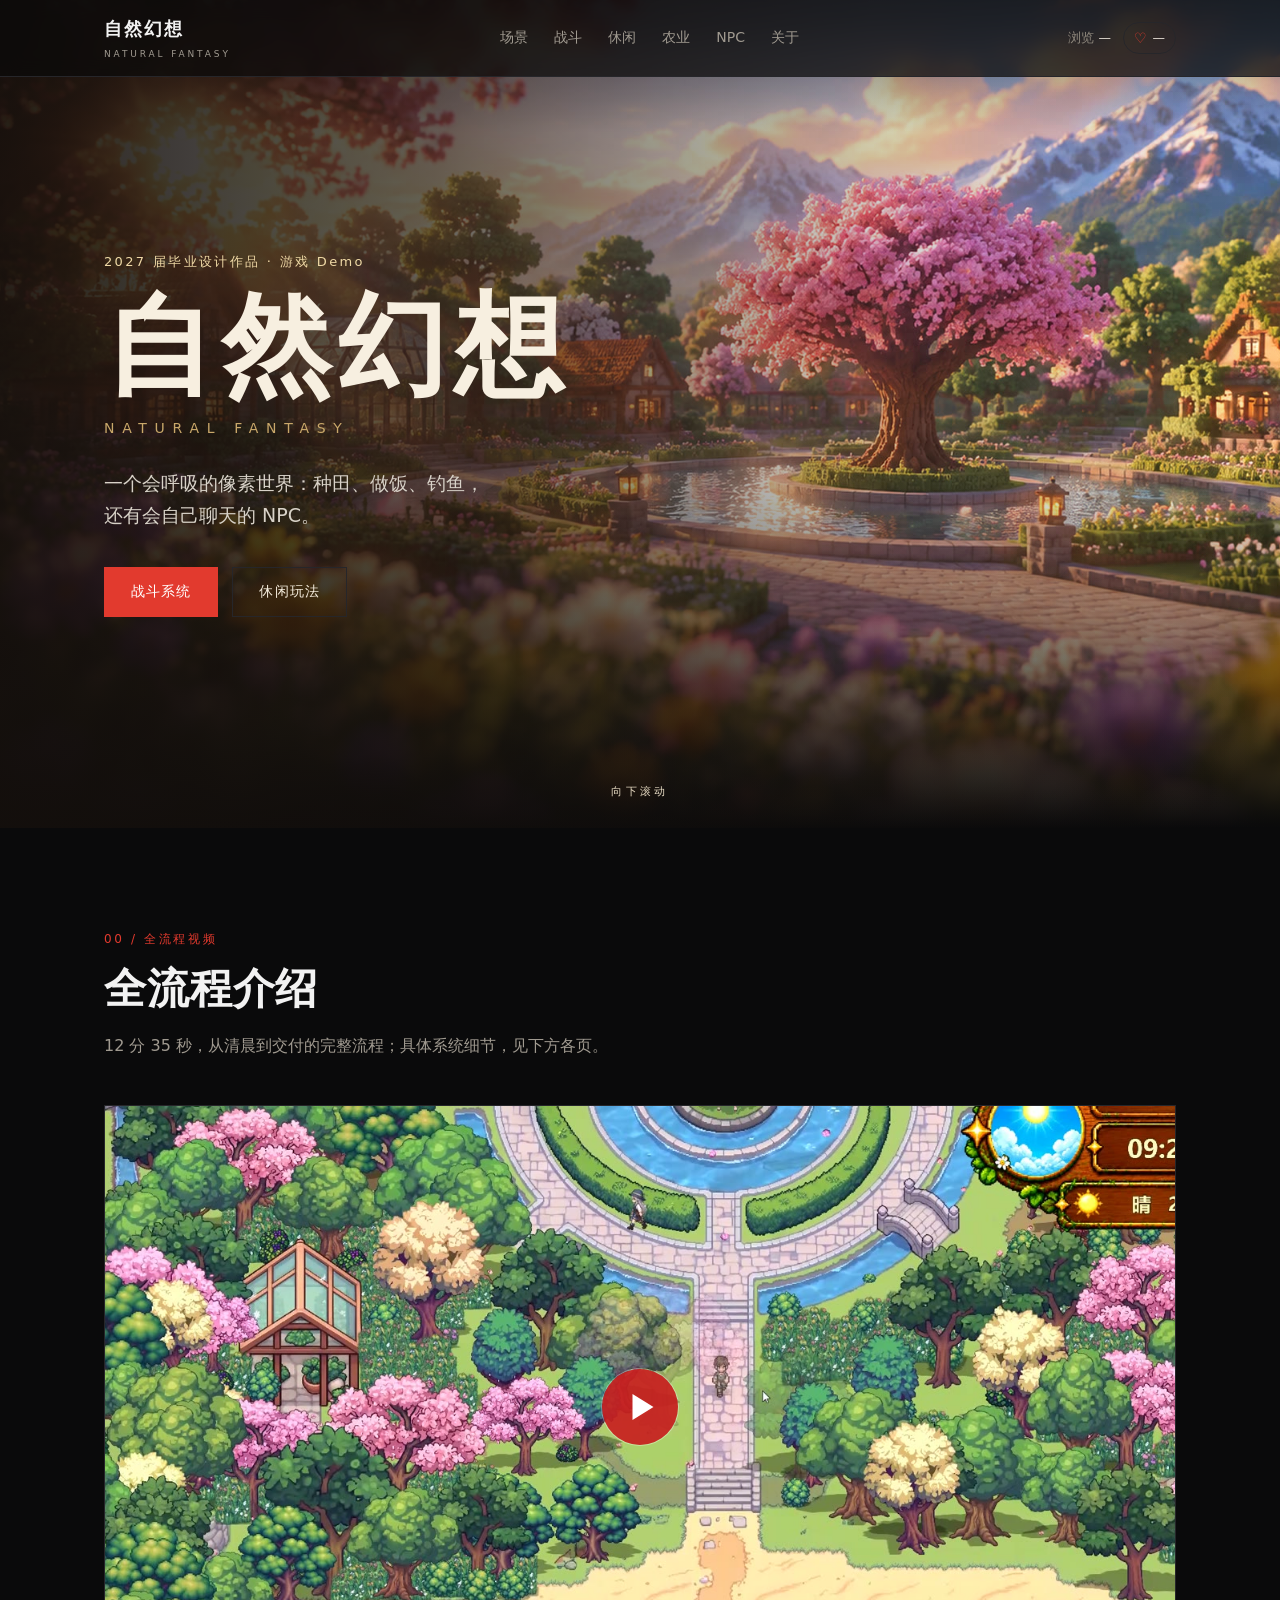
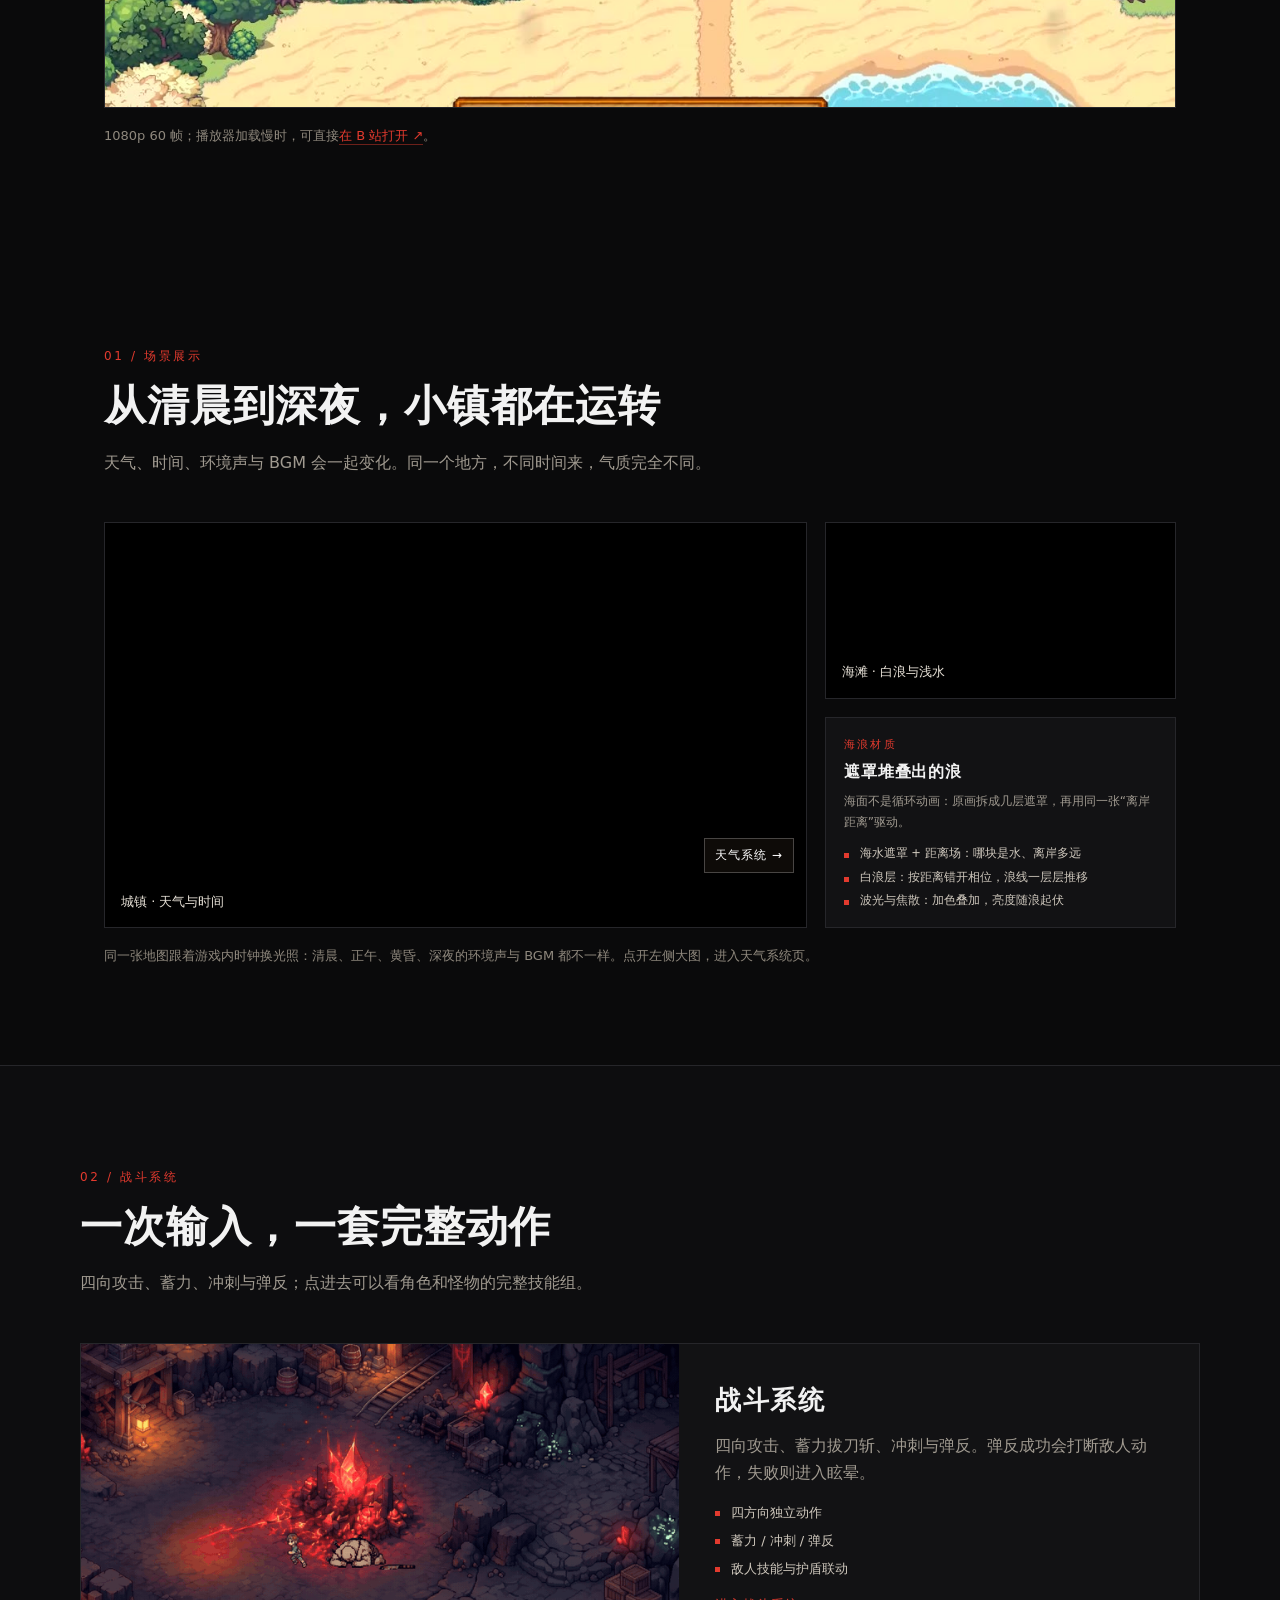
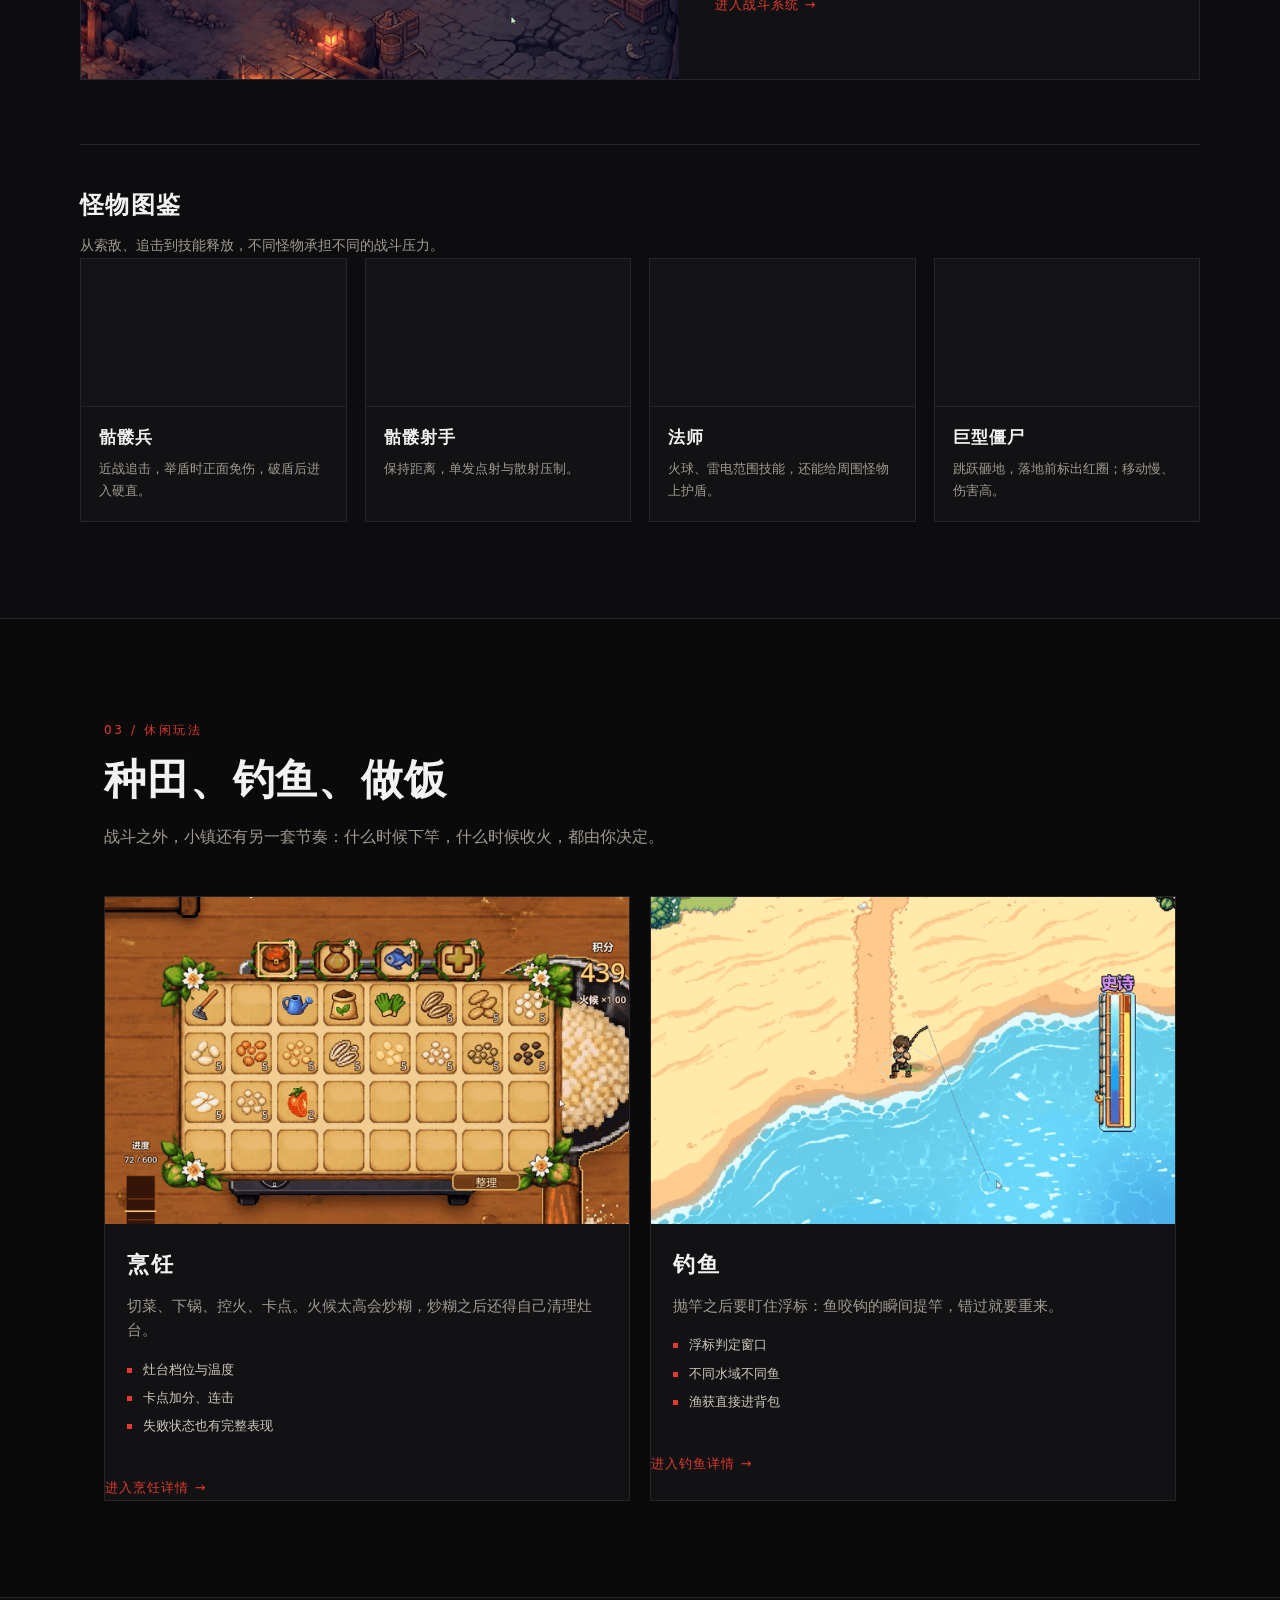
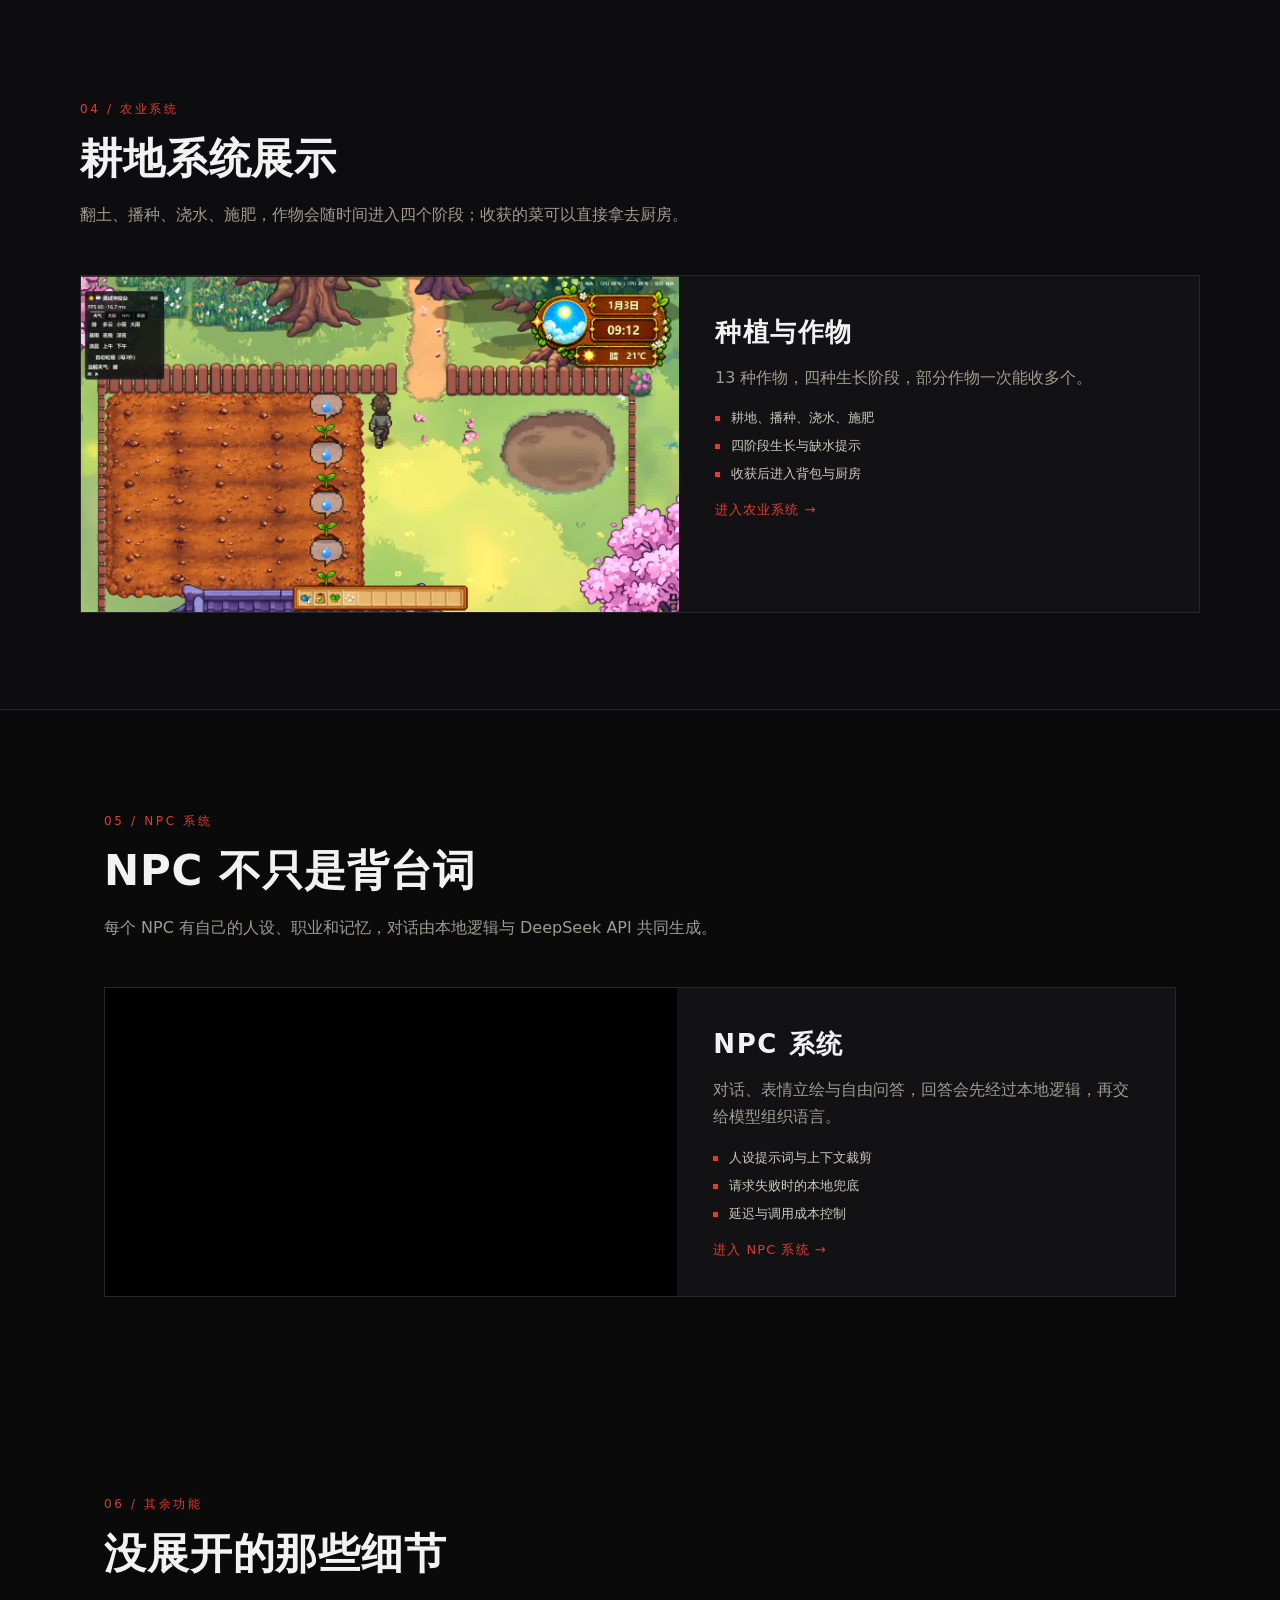
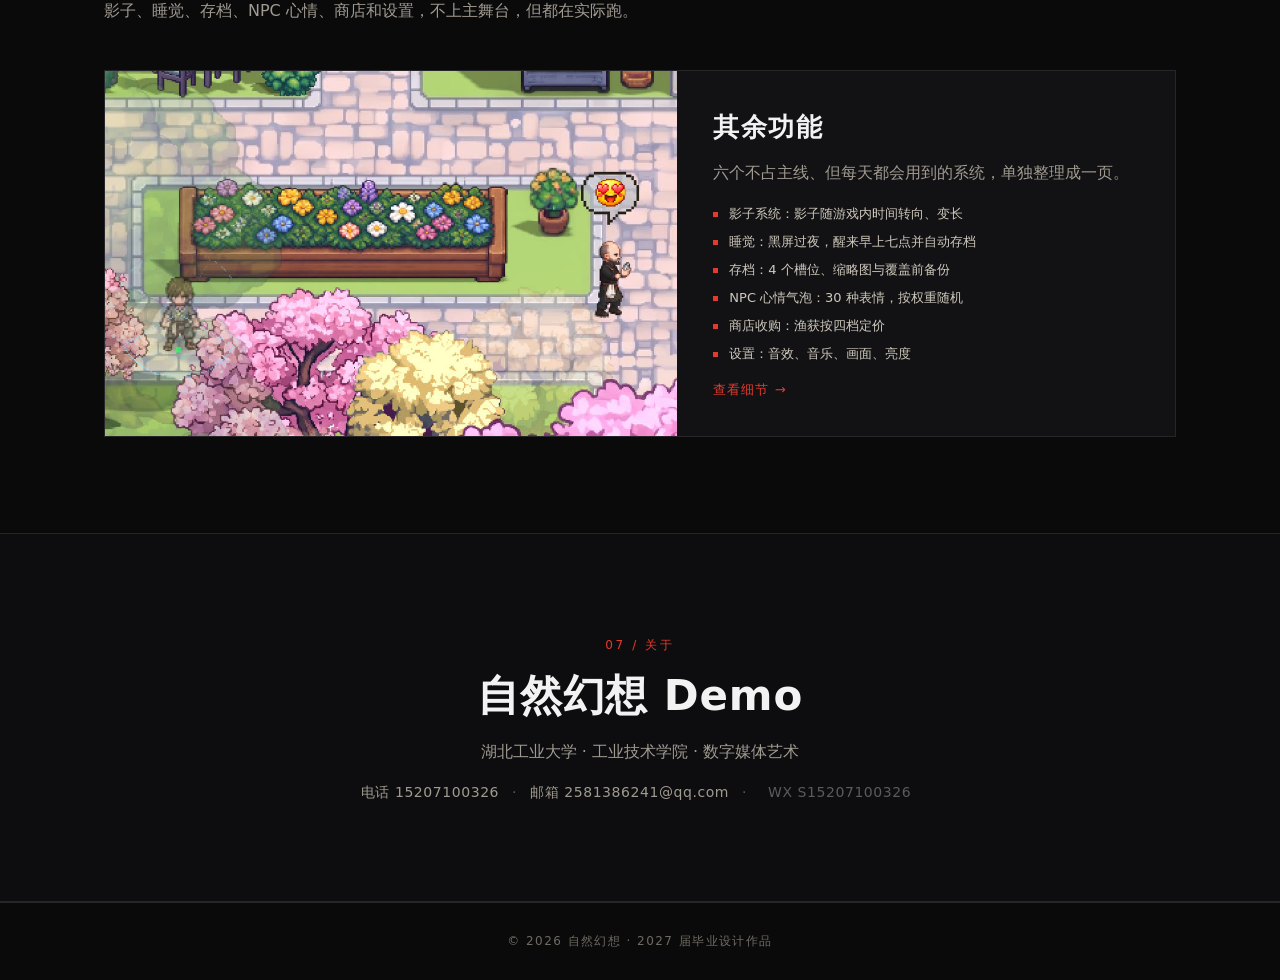
<file: index.html>
﻿<!DOCTYPE html>
<html lang="zh-CN">
<head>
<meta charset="UTF-8">
<meta name="viewport" content="width=device-width, initial-scale=1.0">
<title>自然幻想 · 世界与生活</title>
<link rel="stylesheet" href="assets/style.css?v=66">
</head>
<body>

<header class="nav">
  <div class="nav-inner">
    <a class="logo" href="index.html">自然幻想<span>NATURAL FANTASY</span></a>
    <nav class="links">
      <a href="#world">场景</a>
      <a href="combat.html">战斗</a>
      <a href="#systems">休闲</a>
      <a href="planting.html">农业</a>
      <a href="npc.html">NPC</a>
      <a href="#about">关于</a>
    </nav>
    <div class="nav-stats">
      <span class="stat" title="浏览量">浏览 <span class="stat-num" id="viewCount">—</span></span>
      <button class="like-btn" id="likeBtn" type="button" aria-pressed="false" title="点赞">
        <span class="heart">♡</span><span class="stat-num" id="likeCount">—</span>
      </button>
    </div>
  </div>
</header>

<section class="hero">
  <div class="hero-bg" style="background-image:url('assets/img/hero_ai.jpg')"></div>
  <div class="hero-mask"></div>
  <div class="hero-inner">
    <p class="eyebrow">2027 届毕业设计作品 · 游戏 Demo</p>
    <h1>自然幻想</h1>
    <p class="hero-en">NATURAL FANTASY</p>
    <p class="lead">一个会呼吸的像素世界：种田、做饭、钓鱼，<br>还有会自己聊天的 NPC。</p>
    <div class="hero-actions">
      <a class="btn primary" href="#combat">战斗系统</a>
      <a class="btn ghost" href="#systems">休闲玩法</a>
    </div>
  </div>
  <div class="hero-scroll">向下滚动</div>
</section>

<section id="fullplay" class="section">
  <div class="section-head">
    <span class="tag">00 / 全流程视频</span>
    <h2>全流程介绍</h2>
    <p>12 分 35 秒，从清晨到交付的完整流程；具体系统细节，见下方各页。</p>
  </div>
  <div class="video-frame" id="fullplayBox" data-bvid="BV1mYW26zEgY" role="button" tabindex="0" aria-label="播放全流程视频">
    <img src="assets/img/fullplay_cover.jpg?v=2" alt="自然幻想 Demo 2 全流程演示封面">
    <span class="video-play" aria-hidden="true"></span>
  </div>
  <p class="world-note">1080p 60 帧；播放器加载慢时，可直接<a href="https://www.bilibili.com/video/BV1mYW26zEgY/" target="_blank" rel="noopener">在 B 站打开 ↗</a>。</p>
  </section>

<section id="world" class="section">
  <div class="section-head">
    <span class="tag">01 / 场景展示</span>
    <h2>从清晨到深夜，小镇都在运转</h2>
    <p>天气、时间、环境声与 BGM 会一起变化。同一个地方，不同时间来，气质完全不同。</p>
  </div>
  <div class="world-grid">
    <figure class="shot wide">
      <video src="assets/video/town_walk.mp4?v=20261111a" autoplay muted loop playsinline preload="metadata"></video>
      <a class="shot-hit" href="weather.html" aria-label="查看天气系统"></a>
      <span class="shot-badge">天气系统 →</span>
      <figcaption>城镇 · 天气与时间</figcaption>
    </figure>
    <figure class="shot">
      <video src="assets/video/beach_walk.mp4?v=20261111a" autoplay muted loop playsinline preload="metadata"></video>
      <figcaption>海滩 · 白浪与浅水</figcaption>
    </figure>
    <div class="wave-note">
      <span class="tag">海浪材质</span>
      <h3>遮罩堆叠出的浪</h3>
      <p>海面不是循环动画：原画拆成几层遮罩，再用同一张“离岸距离”驱动。</p>
      <ul class="dots">
        <li>海水遮罩 + 距离场：哪块是水、离岸多远</li>
        <li>白浪层：按距离错开相位，浪线一层层推移</li>
        <li>波光与焦散：加色叠加，亮度随浪起伏</li>
      </ul>
    </div>
  </div>
  <p class="world-note">同一张地图跟着游戏内时钟换光照：清晨、正午、黄昏、深夜的环境声与 BGM 都不一样。点开左侧大图，进入天气系统页。</p>
</section>

<section id="combat" class="section dark">
  <div class="section-head">
    <span class="tag">02 / 战斗系统</span>
    <h2>一次输入，一套完整动作</h2>
    <p>四向攻击、蓄力、冲刺与弹反；点进去可以看角色和怪物的完整技能组。</p>
  </div>
  <a class="feature" href="combat.html">
    <div class="feature-media"><img src="assets/gifs/combat_attack.gif" alt="战斗"></div>
    <div class="feature-body">
      <h3>战斗系统</h3>
      <p>四向攻击、蓄力拔刀斩、冲刺与弹反。弹反成功会打断敌人动作，失败则进入眩晕。</p>
      <ul class="dots">
        <li>四方向独立动作</li>
        <li>蓄力 / 冲刺 / 弹反</li>
        <li>敌人技能与护盾联动</li>
      </ul>
      <span class="card-cta">进入战斗系统 →</span>
    </div>
  </a>
  <div class="subhead">
    <h3>怪物图鉴</h3>
    <p>从索敌、追击到技能释放，不同怪物承担不同的战斗压力。</p>
  </div>
<div class="monsters">
    <article class="monster">
      <div class="monster-media"><video src="assets/video/mob_skeleton.mp4?v=20261111d" autoplay muted loop playsinline preload="metadata"></video></div>
      <div class="monster-body"><h3>骷髅兵</h3><p>近战追击，举盾时正面免伤，破盾后进入硬直。</p></div>
    </article>
    <article class="monster">
      <div class="monster-media"><video src="assets/video/mob_archer.mp4?v=20261111d" autoplay muted loop playsinline preload="metadata"></video></div>
      <div class="monster-body"><h3>骷髅射手</h3><p>保持距离，单发点射与散射压制。</p></div>
    </article>
    <article class="monster">
      <div class="monster-media"><video src="assets/video/mob_mage.mp4?v=20261111d" autoplay muted loop playsinline preload="metadata"></video></div>
      <div class="monster-body"><h3>法师</h3><p>火球、雷电范围技能，还能给周围怪物上护盾。</p></div>
    </article>
    <article class="monster">
      <div class="monster-media"><video src="assets/video/mob_giant.mp4?v=20261111d" autoplay muted loop playsinline preload="metadata"></video></div>
      <div class="monster-body"><h3>巨型僵尸</h3><p>跳跃砸地，落地前标出红圈；移动慢、伤害高。</p></div>
    </article>
  </div>
</section>

<section id="systems" class="section">
  <div class="section-head">
    <span class="tag">03 / 休闲玩法</span>
    <h2>种田、钓鱼、做饭</h2>
    <p>战斗之外，小镇还有另一套节奏：什么时候下竿，什么时候收火，都由你决定。</p>
  </div>

  <div class="cards two">
    <a class="card card-link" href="cook.html">
      <div class="card-media"><img src="assets/gifs/cook_toss.gif" alt="烹饪"></div>
      <div class="card-body">
        <h3>烹饪</h3>
        <p>切菜、下锅、控火、卡点。火候太高会炒糊，炒糊之后还得自己清理灶台。</p>
        <ul class="dots">
          <li>灶台档位与温度</li>
          <li>卡点加分、连击</li>
          <li>失败状态也有完整表现</li>
        </ul>
      </div>
    <span class="card-cta">进入烹饪详情 →</span>
    </a>

    <a class="card card-link" href="fish.html">
      <div class="card-media"><img src="assets/gifs/fish_hook.gif" alt="钓鱼"></div>
      <div class="card-body">
        <h3>钓鱼</h3>
        <p>抛竿之后要盯住浮标：鱼咬钩的瞬间提竿，错过就要重来。</p>
        <ul class="dots">
          <li>浮标判定窗口</li>
          <li>不同水域不同鱼</li>
          <li>渔获直接进背包</li>
        </ul>
      </div>
    <span class="card-cta">进入钓鱼详情 →</span>
    </a>
  </div>
</section>



<section id="farm" class="section dark">
  <div class="section-head">
    <span class="tag">04 / 农业系统</span>
    <h2>耕地系统展示</h2>
    <p>翻土、播种、浇水、施肥，作物会随时间进入四个阶段；收获的菜可以直接拿去厨房。</p>
  </div>
  <a class="feature" href="planting.html">
    <div class="feature-media"><img src="assets/img/farm.jpg" alt="农田"></div>
    <div class="feature-body">
      <h3>种植与作物</h3>
      <p>13 种作物，四种生长阶段，部分作物一次能收多个。</p>
      <ul class="dots">
        <li>耕地、播种、浇水、施肥</li>
        <li>四阶段生长与缺水提示</li>
        <li>收获后进入背包与厨房</li>
      </ul>
      <span class="card-cta">进入农业系统 →</span>
    </div>
  </a>
</section>

<section id="tech" class="section">
  <div class="section-head">
    <span class="tag">05 / NPC 系统</span>
    <h2>NPC 不只是背台词</h2>
    <p>每个 NPC 有自己的人设、职业和记忆，对话由本地逻辑与 DeepSeek API 共同生成。</p>
  </div>
  <a class="feature" href="npc.html">
    <div class="feature-media"><video src="assets/video/npc_dialog.mp4?v=20261111d" autoplay muted loop playsinline preload="metadata"></video></div>
    <div class="feature-body">
      <h3>NPC 系统</h3>
      <p>对话、表情立绘与自由问答，回答会先经过本地逻辑，再交给模型组织语言。</p>
      <ul class="dots">
        <li>人设提示词与上下文裁剪</li>
        <li>请求失败时的本地兜底</li>
        <li>延迟与调用成本控制</li>
      </ul>
      <span class="card-cta">进入 NPC 系统 →</span>
    </div>
  </a>
</section>

<section id="extras" class="section">
  <div class="section-head">
    <span class="tag">06 / 其余功能</span>
    <h2>没展开的那些细节</h2>
    <p>影子、睡觉、存档、NPC 心情、商店和设置，不上主舞台，但都在实际跑。</p>
  </div>
  <a class="feature" href="extras.html">
    <div class="feature-media"><img src="assets/img/extra_emote.jpg" alt="NPC 心情气泡"></div>
    <div class="feature-body">
      <h3>其余功能</h3>
      <p>六个不占主线、但每天都会用到的系统，单独整理成一页。</p>
      <ul class="dots">
        <li>影子系统：影子随游戏内时间转向、变长</li>
        <li>睡觉：黑屏过夜，醒来早上七点并自动存档</li>
        <li>存档：4 个槽位、缩略图与覆盖前备份</li>
        <li>NPC 心情气泡：30 种表情，按权重随机</li>
        <li>商店收购：渔获按四档定价</li>
        <li>设置：音效、音乐、画面、亮度</li>
      </ul>
      <span class="card-cta">查看细节 →</span>
    </div>
  </a>
</section>

<section id="about" class="section dark about">
  <div class="section-head">
    <span class="tag">07 / 关于</span>
    <h2>自然幻想 Demo</h2>
    <p>湖北工业大学 · 工业技术学院 · 数字媒体艺术</p>
    <p class="contact">
      <a href="tel:15207100326">电话 15207100326</a>
      <span>·</span>
      <a href="mailto:2581386241@qq.com">邮箱 2581386241@qq.com</a>
      <span>·</span>
      <span>WX S15207100326</span>
    </p>
  </div>
</section>

<footer class="footer">
  <p>© 2026 自然幻想 · 2027 届毕业设计作品</p>
</footer>

<div class="lightbox" id="lightbox" hidden>
  <div class="lightbox-panel">
    <button class="lightbox-close" aria-label="关闭">×</button>
    <video id="lightbox-video" controls playsinline></video>
    <div class="lightbox-cap" id="lightbox-cap"></div>
  </div>
</div>
<script src="assets/video-modal.js?v=20261111m"></script>
<div class="imagelightbox" id="imagelightbox" hidden>
  <button class="lightbox-close" aria-label="关闭">×</button>
  <div class="imagelightbox-panel">
    <img id="imagelightbox-img" alt="">
    <div class="lightbox-cap" id="imagelightbox-cap"></div>
  </div>
</div>
<script src="assets/image-modal.js"></script>
<script src="assets/stats.js?v=1"></script>
<script>
(function () {
  var box = document.getElementById('fullplayBox');
  if (!box) return;
  function play() {
    var bv = box.getAttribute('data-bvid');
    box.innerHTML = '<iframe src="https://player.bilibili.com/player.html?bvid=' + bv +
      '&page=1&high_quality=1&danmaku=0&autoplay=1" title="自然幻想 Demo 2 全流程演示" scrolling="no" frameborder="0" allowfullscreen="true"></iframe>';
    box.style.cursor = 'default';
  }
  box.addEventListener('click', play);
  box.addEventListener('keydown', function (e) {
    if (e.key === 'Enter' || e.key === ' ') { e.preventDefault(); play(); }
  });
})();
</script>
</body>
</html>
</file>
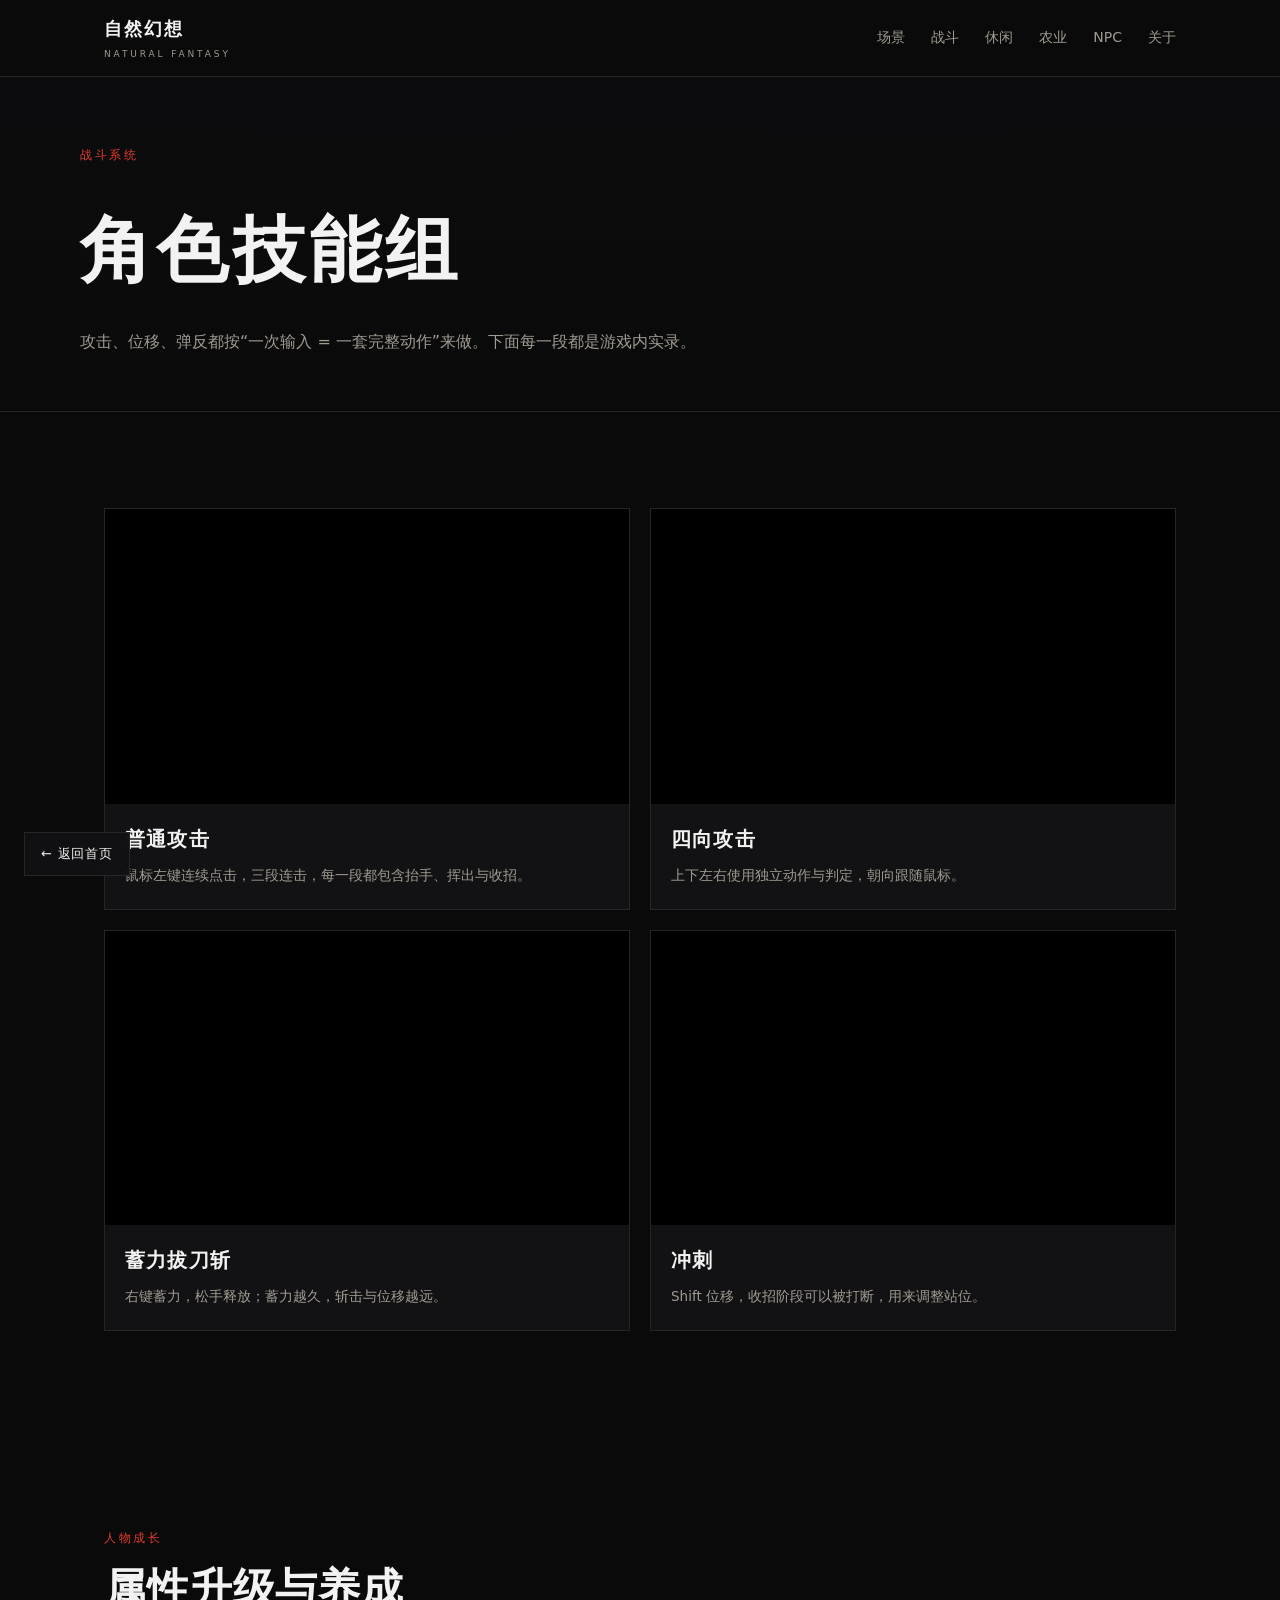
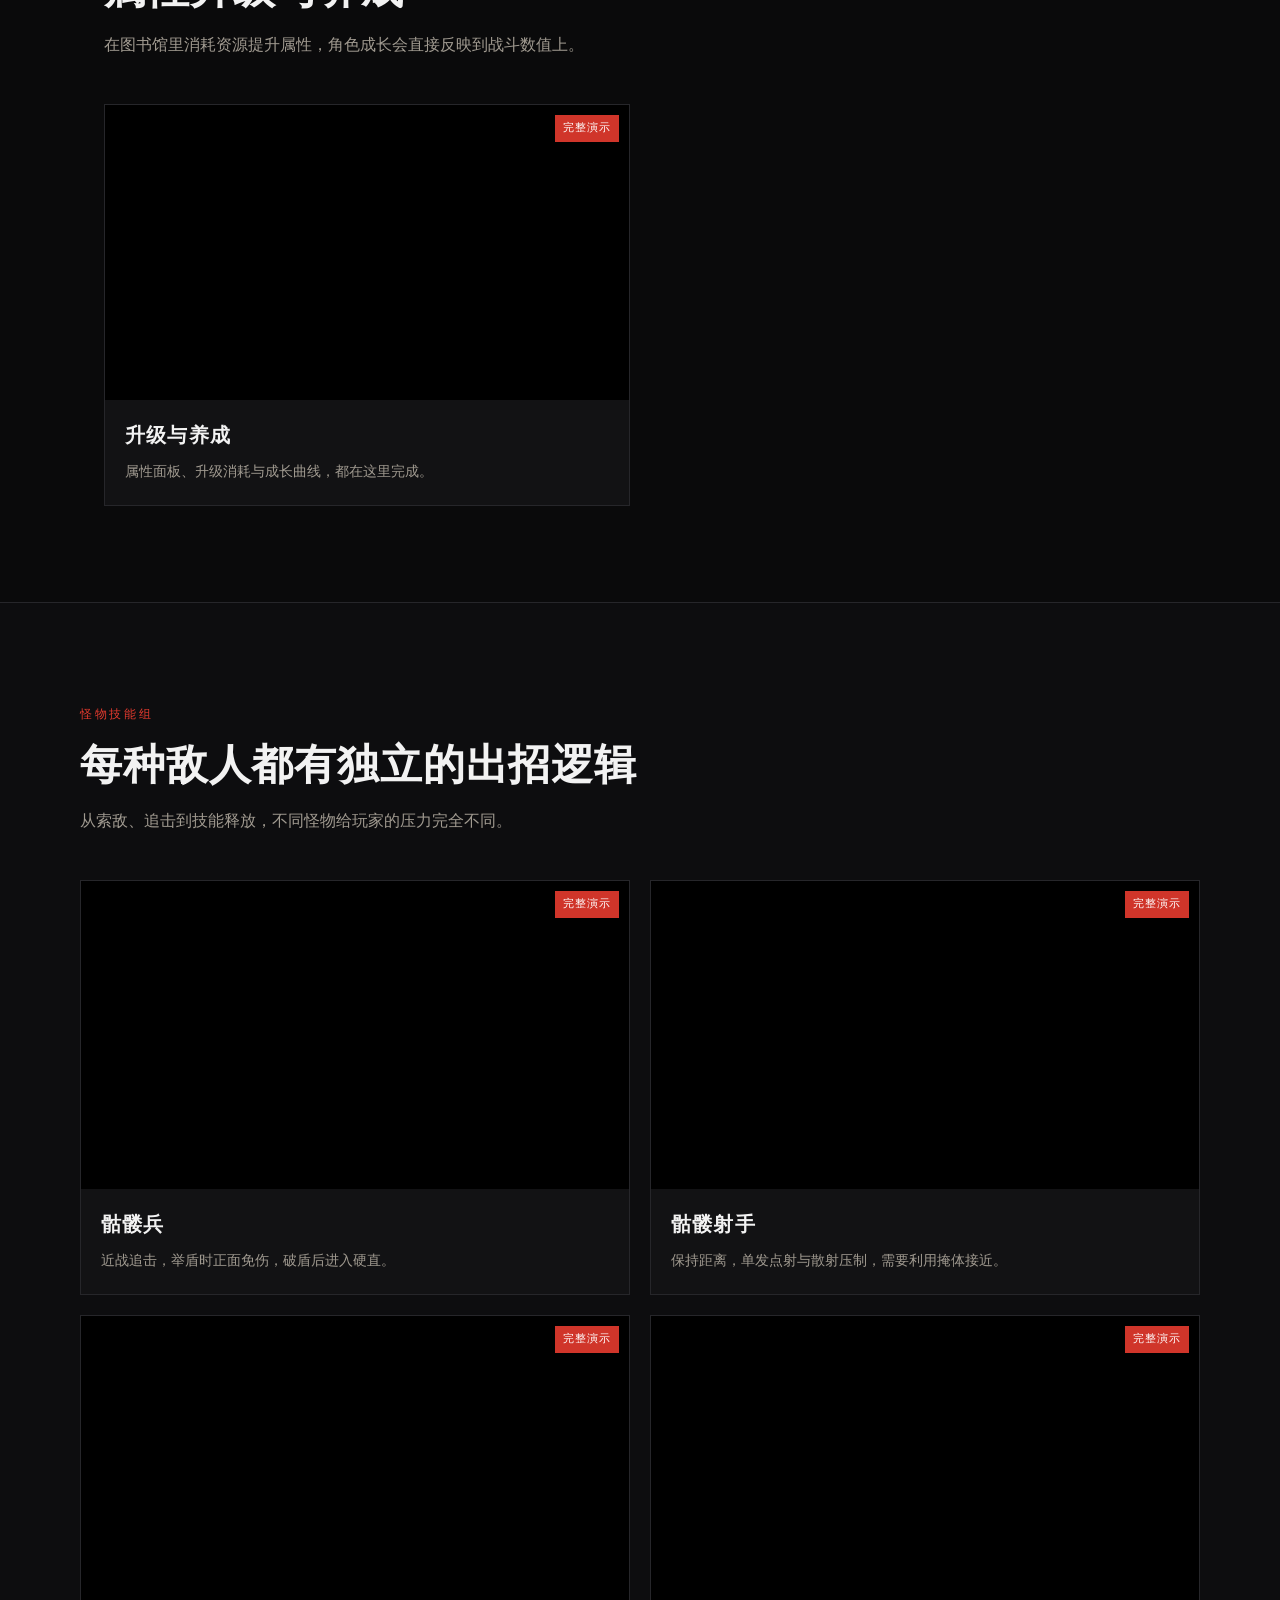
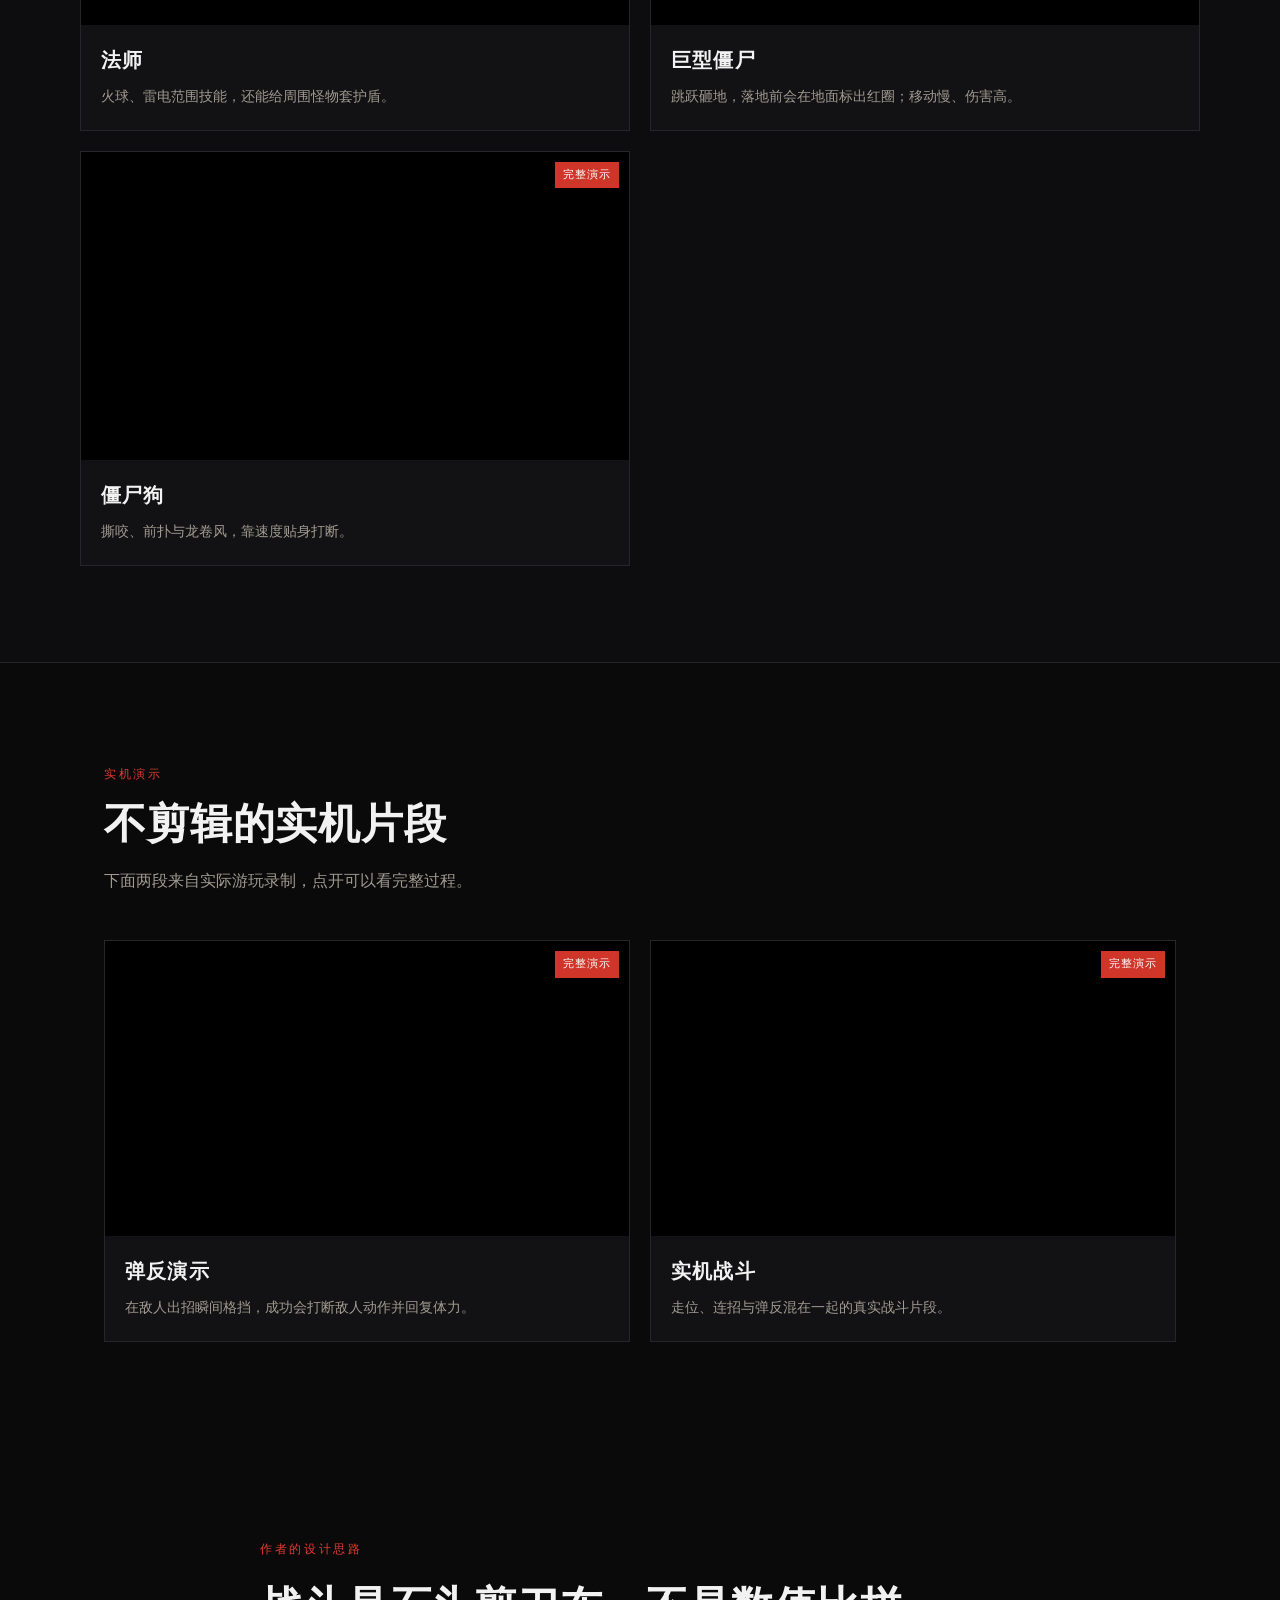
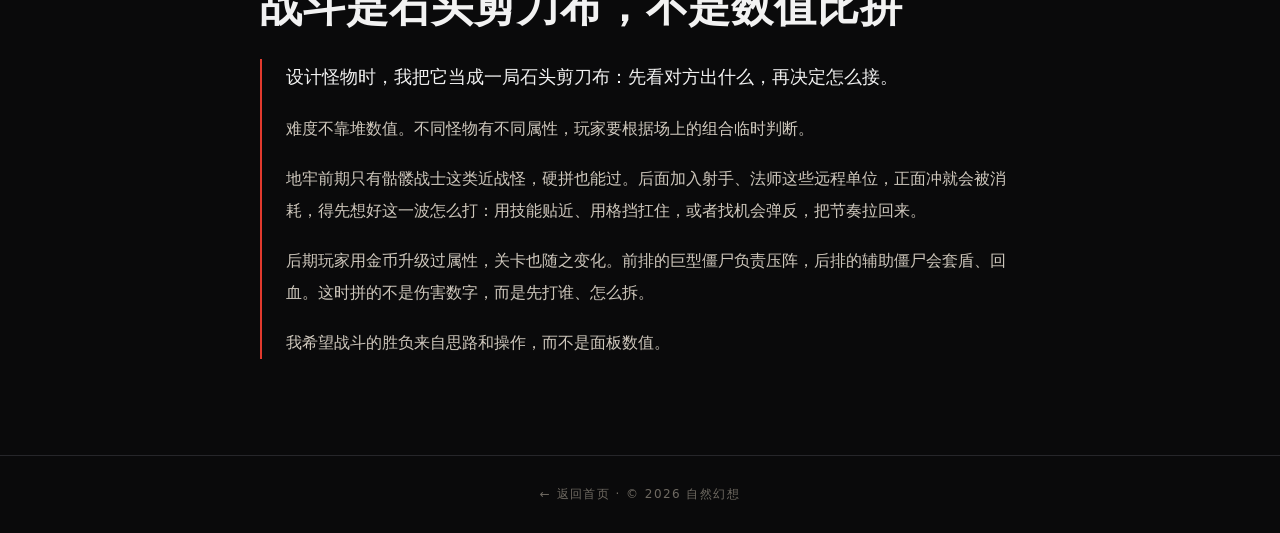
<file: combat.html>
﻿<!DOCTYPE html>
<html lang="zh-CN">
<head>
<meta charset="UTF-8">
<meta name="viewport" content="width=device-width, initial-scale=1.0">
<title>战斗系统 · 自然幻想</title>
<link rel="stylesheet" href="assets/style.css?v=61">
</head>
<body>

<header class="nav">
  <div class="nav-inner">
    <a class="logo" href="index.html">自然幻想<span>NATURAL FANTASY</span></a>
    <nav class="links">
      <a href="index.html#world">场景</a>
      <a href="combat.html">战斗</a>
      <a href="index.html#systems">休闲</a>
      <a href="planting.html">农业</a>
      <a href="npc.html">NPC</a>
      <a href="index.html#about">关于</a>
    </nav>
  </div>
</header>

<section class="page-head">
  <div class="page-head-inner">
    <span class="tag">战斗系统</span>
    <h1>角色技能组</h1>
    <p>攻击、位移、弹反都按“一次输入 = 一套完整动作”来做。下面每一段都是游戏内实录。</p>
  </div>
</section>

<section class="section">
  <div class="video-grid">
    <article class="vcard">
      <video src="assets/video/skill_attack.mp4?v=20261111d" autoplay muted loop playsinline preload="metadata"></video>
      <div class="vcard-body"><h3>普通攻击</h3><p>鼠标左键连续点击，三段连击，每一段都包含抬手、挥出与收招。</p></div>
    </article>
    <article class="vcard">
      <video src="assets/video/skill_fourway.mp4?v=20261111d" autoplay muted loop playsinline preload="metadata"></video>
      <div class="vcard-body"><h3>四向攻击</h3><p>上下左右使用独立动作与判定，朝向跟随鼠标。</p></div>
    </article>
    <article class="vcard">
      <video src="assets/video/skill_charge.mp4?v=20261111d" autoplay muted loop playsinline preload="metadata"></video>
      <div class="vcard-body"><h3>蓄力拔刀斩</h3><p>右键蓄力，松手释放；蓄力越久，斩击与位移越远。</p></div>
    </article>
    <article class="vcard">
      <video src="assets/video/skill_dash.mp4?v=20261111d" autoplay muted loop playsinline preload="metadata"></video>
      <div class="vcard-body"><h3>冲刺</h3><p>Shift 位移，收招阶段可以被打断，用来调整站位。</p></div>
    </article>
  </div>
</section>

<section class="section">
  <div class="section-head">
    <span class="tag">人物成长</span>
    <h2>属性升级与养成</h2>
    <p>在图书馆里消耗资源提升属性，角色成长会直接反映到战斗数值上。</p>
  </div>
  <div class="video-grid">
    <article class="vcard">
      <video src="assets/video/growth.mp4?v=20261111d" data-full="assets/video/full_growth.mp4?v=20261111d" autoplay muted loop playsinline preload="metadata"></video>
      <div class="vcard-body"><h3>升级与养成</h3><p>属性面板、升级消耗与成长曲线，都在这里完成。</p></div>
    </article>
  </div>
</section>

<section class="section dark">
  <div class="section-head">
    <span class="tag">怪物技能组</span>
    <h2>每种敌人都有独立的出招逻辑</h2>
    <p>从索敌、追击到技能释放，不同怪物给玩家的压力完全不同。</p>
  </div>
  <div class="video-grid">
    <article class="vcard">
      <video src="assets/video/mob_skeleton.mp4?v=20261111d" data-full="assets/video/full_skeleton.mp4?v=20261111d" autoplay muted loop playsinline preload="metadata"></video>
      <div class="vcard-body"><h3>骷髅兵</h3><p>近战追击，举盾时正面免伤，破盾后进入硬直。</p></div>
    </article>
    <article class="vcard">
      <video src="assets/video/mob_archer.mp4?v=20261111d" data-full="assets/video/full_archer.mp4?v=20261111d" autoplay muted loop playsinline preload="metadata"></video>
      <div class="vcard-body"><h3>骷髅射手</h3><p>保持距离，单发点射与散射压制，需要利用掩体接近。</p></div>
    </article>
    <article class="vcard">
      <video src="assets/video/mob_mage.mp4?v=20261111d" data-full="assets/video/full_mage.mp4?v=20261111d" autoplay muted loop playsinline preload="metadata"></video>
      <div class="vcard-body"><h3>法师</h3><p>火球、雷电范围技能，还能给周围怪物套护盾。</p></div>
    </article>
    <article class="vcard">
      <video src="assets/video/mob_giant.mp4?v=20261111d" data-full="assets/video/full_giant.mp4?v=20261111d" autoplay muted loop playsinline preload="metadata"></video>
      <div class="vcard-body"><h3>巨型僵尸</h3><p>跳跃砸地，落地前会在地面标出红圈；移动慢、伤害高。</p></div>
    </article>
    <article class="vcard">
      <video src="assets/video/mob_dog.mp4?v=20261111d" data-full="assets/video/full_dog.mp4?v=20261111d" autoplay muted loop playsinline preload="metadata"></video>
      <div class="vcard-body"><h3>僵尸狗</h3><p>撕咬、前扑与龙卷风，靠速度贴身打断。</p></div>
    </article>
  </div>
</section>

<section class="section">
  <div class="section-head">
    <span class="tag">实机演示</span>
    <h2>不剪辑的实机片段</h2>
    <p>下面两段来自实际游玩录制，点开可以看完整过程。</p>
  </div>
  <div class="video-grid">
    <article class="vcard">
      <video src="assets/video/real_parry.mp4?v=20261111d" data-full="assets/video/full_real_parry.mp4?v=20261111d" autoplay muted loop playsinline preload="metadata"></video>
      <div class="vcard-body"><h3>弹反演示</h3><p>在敌人出招瞬间格挡，成功会打断敌人动作并回复体力。</p></div>
    </article>
    <article class="vcard">
      <video src="assets/video/real_battle.mp4?v=20261111d" data-full="assets/video/full_real_battle.mp4?v=20261111d" autoplay muted loop playsinline preload="metadata"></video>
      <div class="vcard-body"><h3>实机战斗</h3><p>走位、连招与弹反混在一起的真实战斗片段。</p></div>
    </article>
  </div>
</section>

<section id="design" class="section essay">
  <div class="essay-inner">
    <span class="tag">作者的设计思路</span>
    <h2>战斗是石头剪刀布，不是数值比拼</h2>
    <div class="essay-body">
      <p>设计怪物时，我把它当成一局石头剪刀布：先看对方出什么，再决定怎么接。</p>
      <p>难度不靠堆数值。不同怪物有不同属性，玩家要根据场上的组合临时判断。</p>
      <p>地牢前期只有骷髅战士这类近战怪，硬拼也能过。后面加入射手、法师这些远程单位，正面冲就会被消耗，得先想好这一波怎么打：用技能贴近、用格挡扛住，或者找机会弹反，把节奏拉回来。</p>
      <p>后期玩家用金币升级过属性，关卡也随之变化。前排的巨型僵尸负责压阵，后排的辅助僵尸会套盾、回血。这时拼的不是伤害数字，而是先打谁、怎么拆。</p>
      <p>我希望战斗的胜负来自思路和操作，而不是面板数值。</p>
    </div>
  </div>
</section>

<footer class="footer">
  <p><a href="index.html">← 返回首页</a> · © 2026 自然幻想</p>
</footer>

<div class="lightbox" id="lightbox" hidden>
  <div class="lightbox-panel">
    <button class="lightbox-close" aria-label="关闭">×</button>
    <video id="lightbox-video" controls playsinline></video>
    <div class="lightbox-cap" id="lightbox-cap"></div>
  </div>
</div>
<script src="assets/video-modal.js?v=20261111m"></script>
<a class="back-fab" href="index.html" aria-label="返回首页">← 返回首页</a>
</body>
</html>
</file>
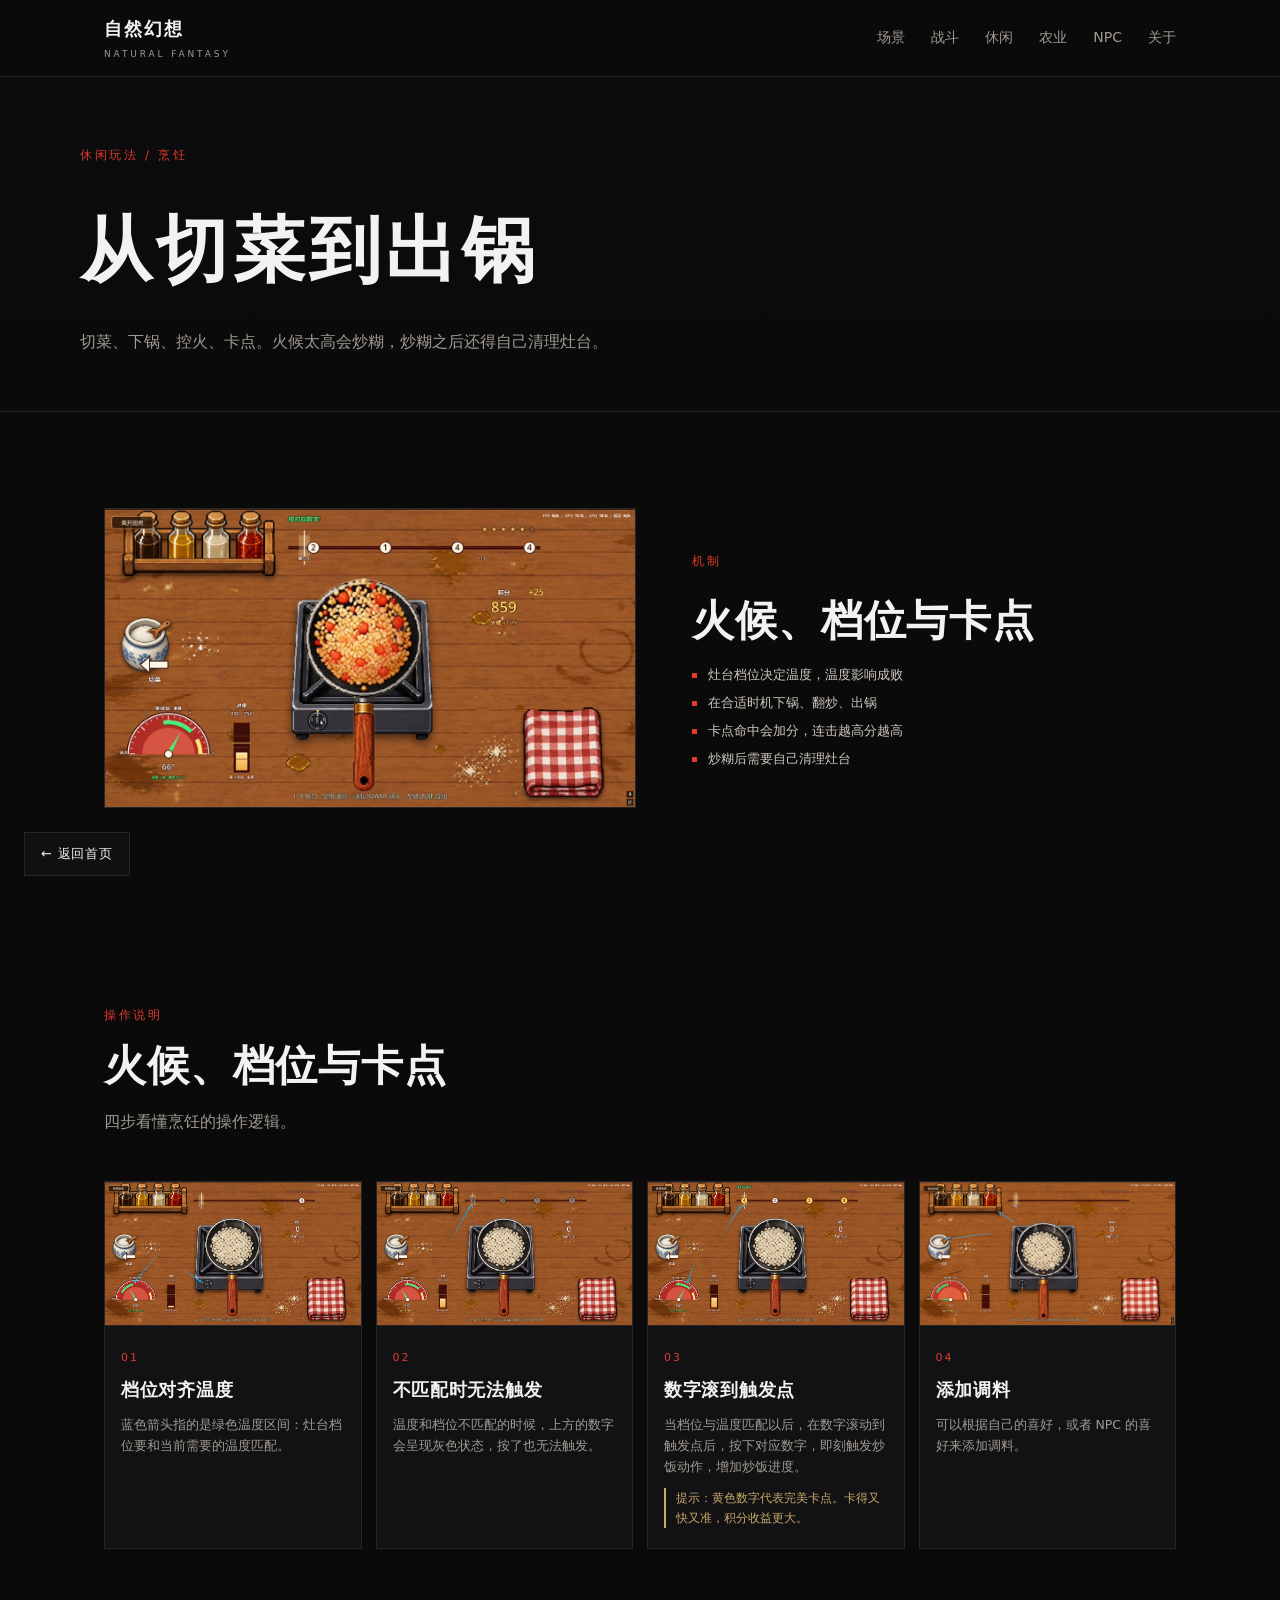
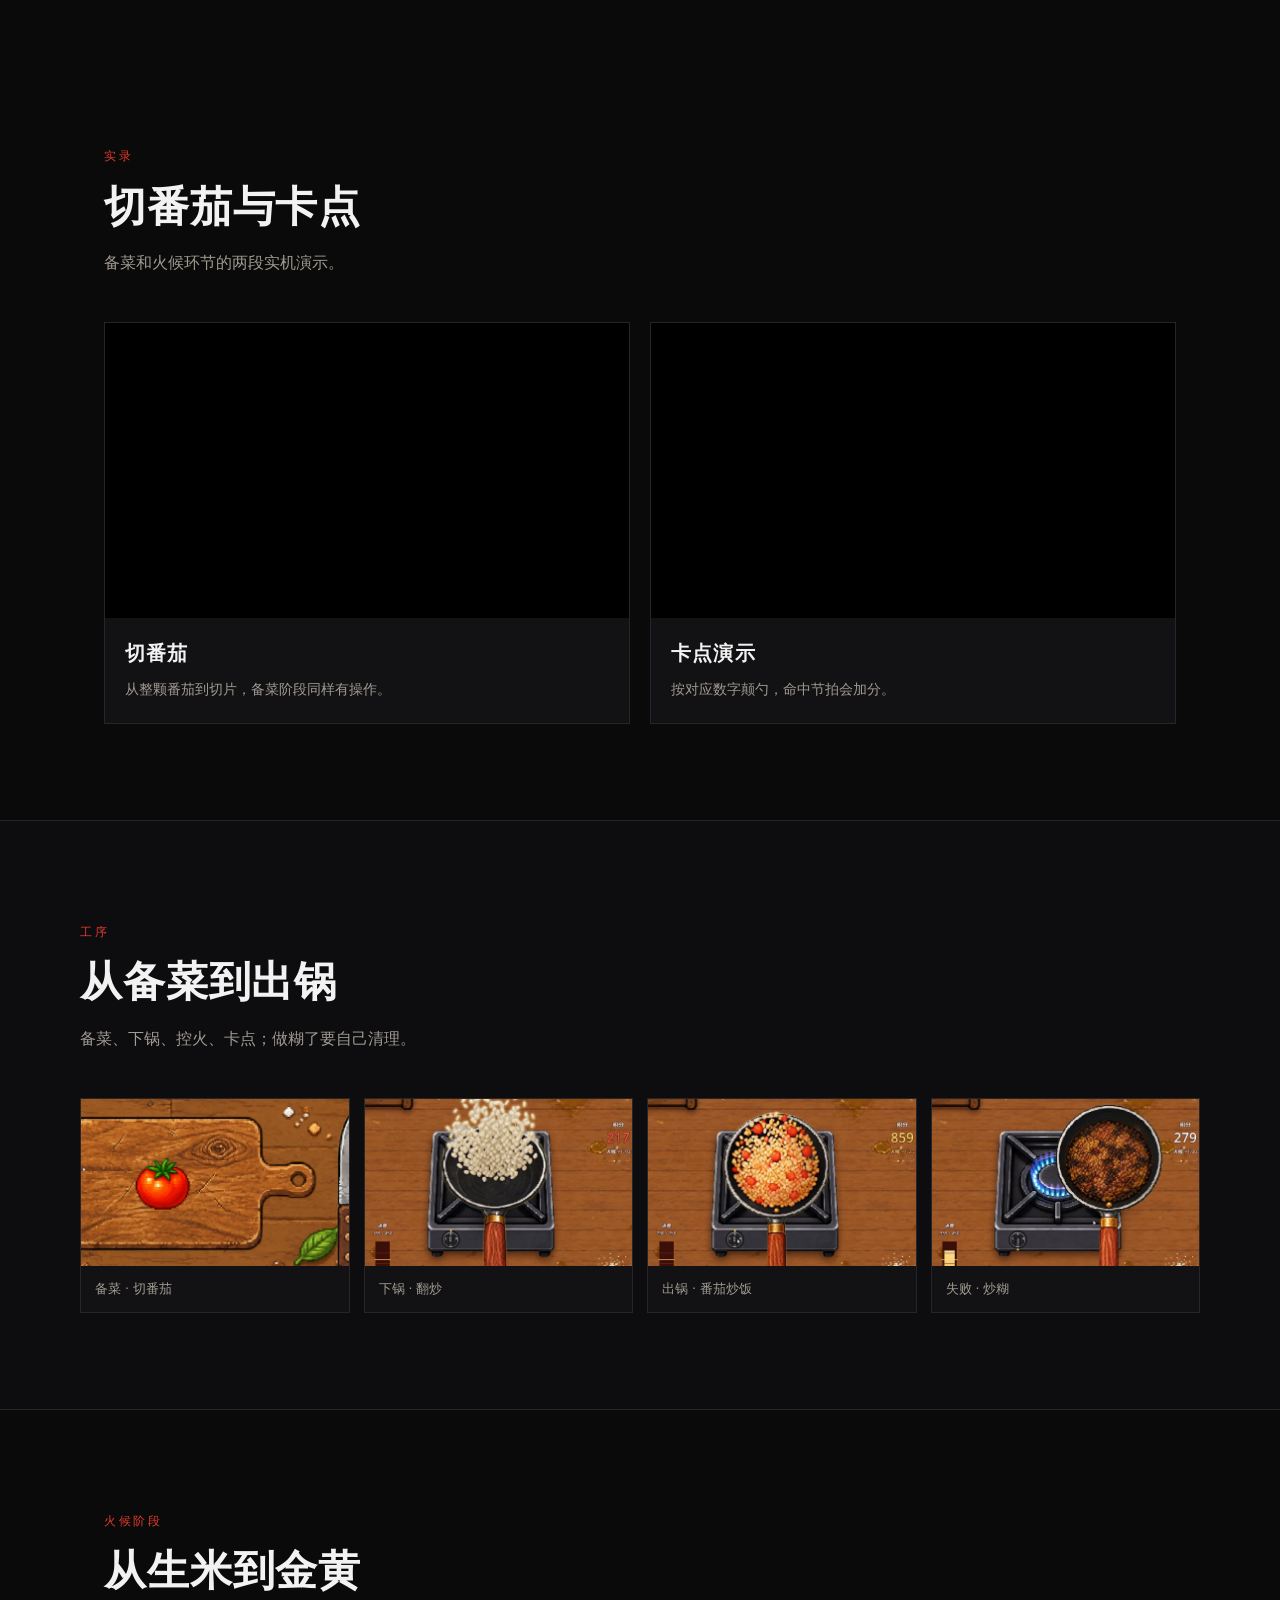
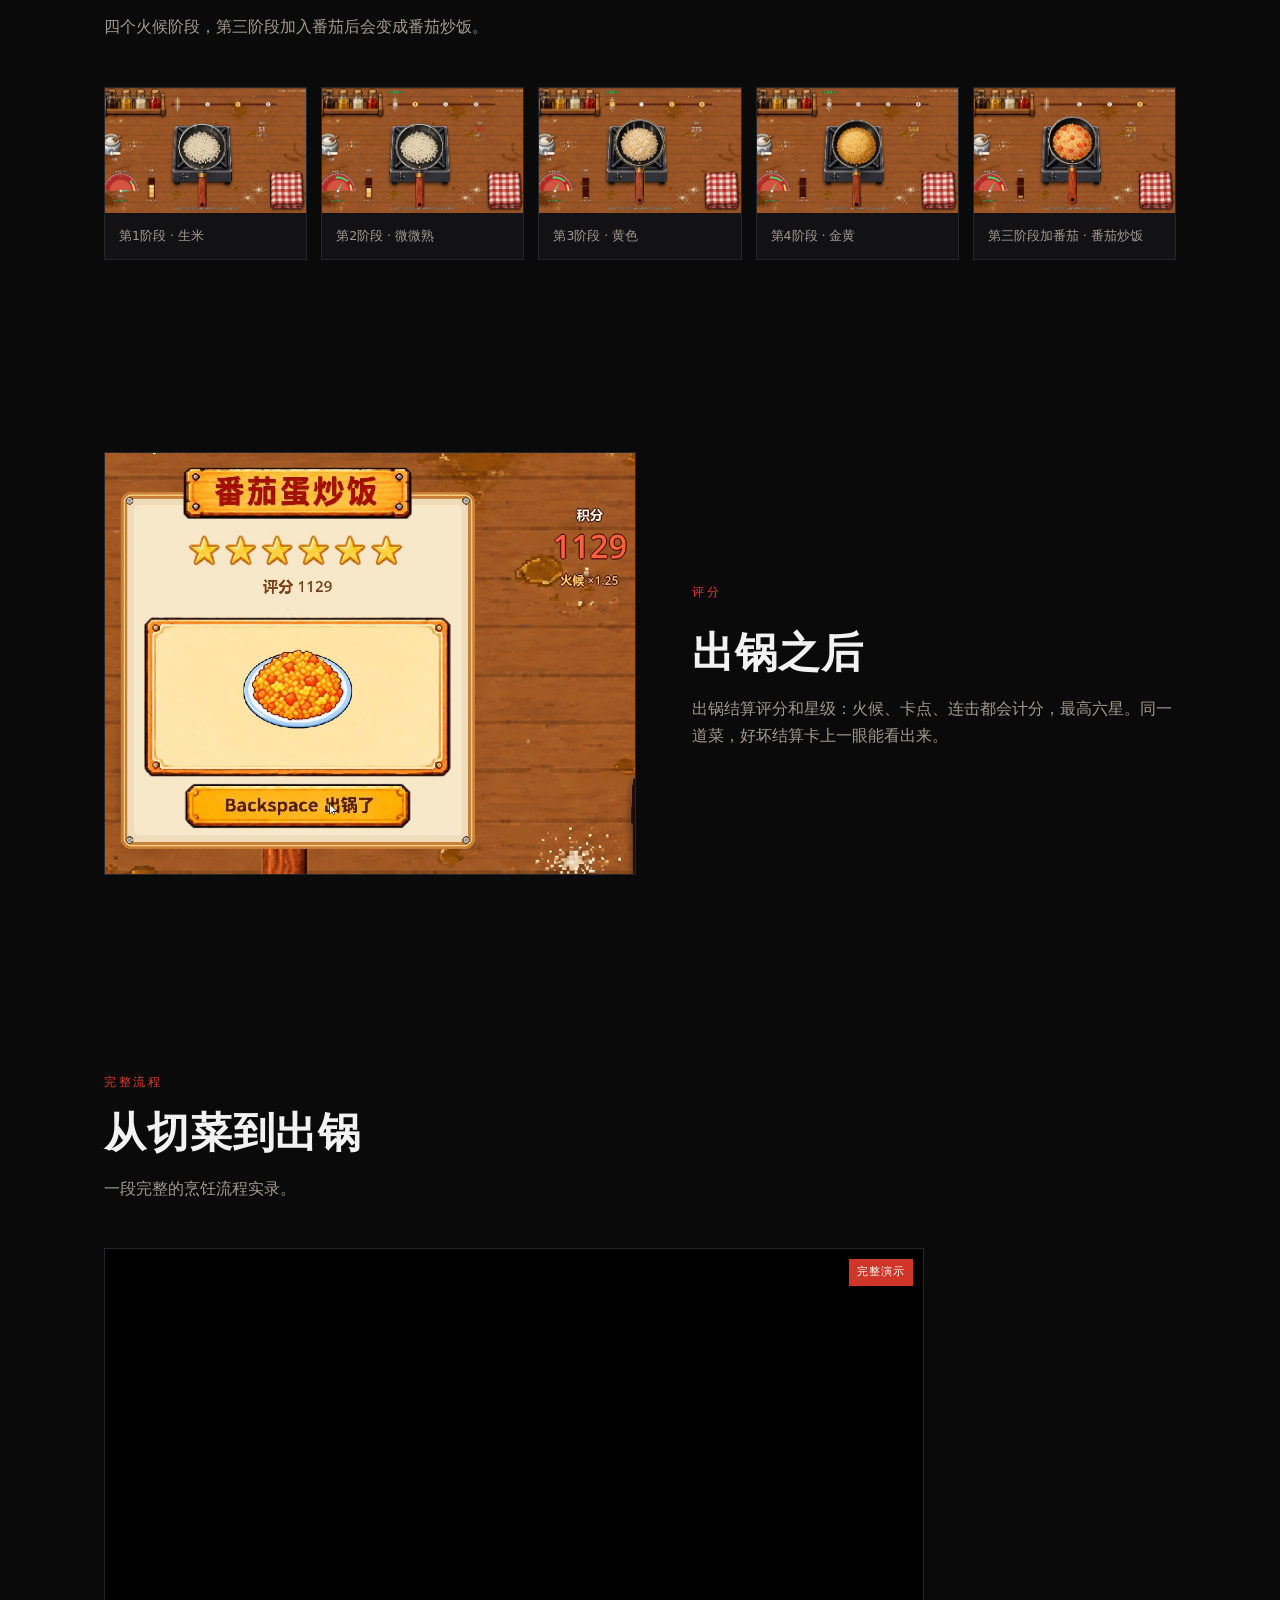
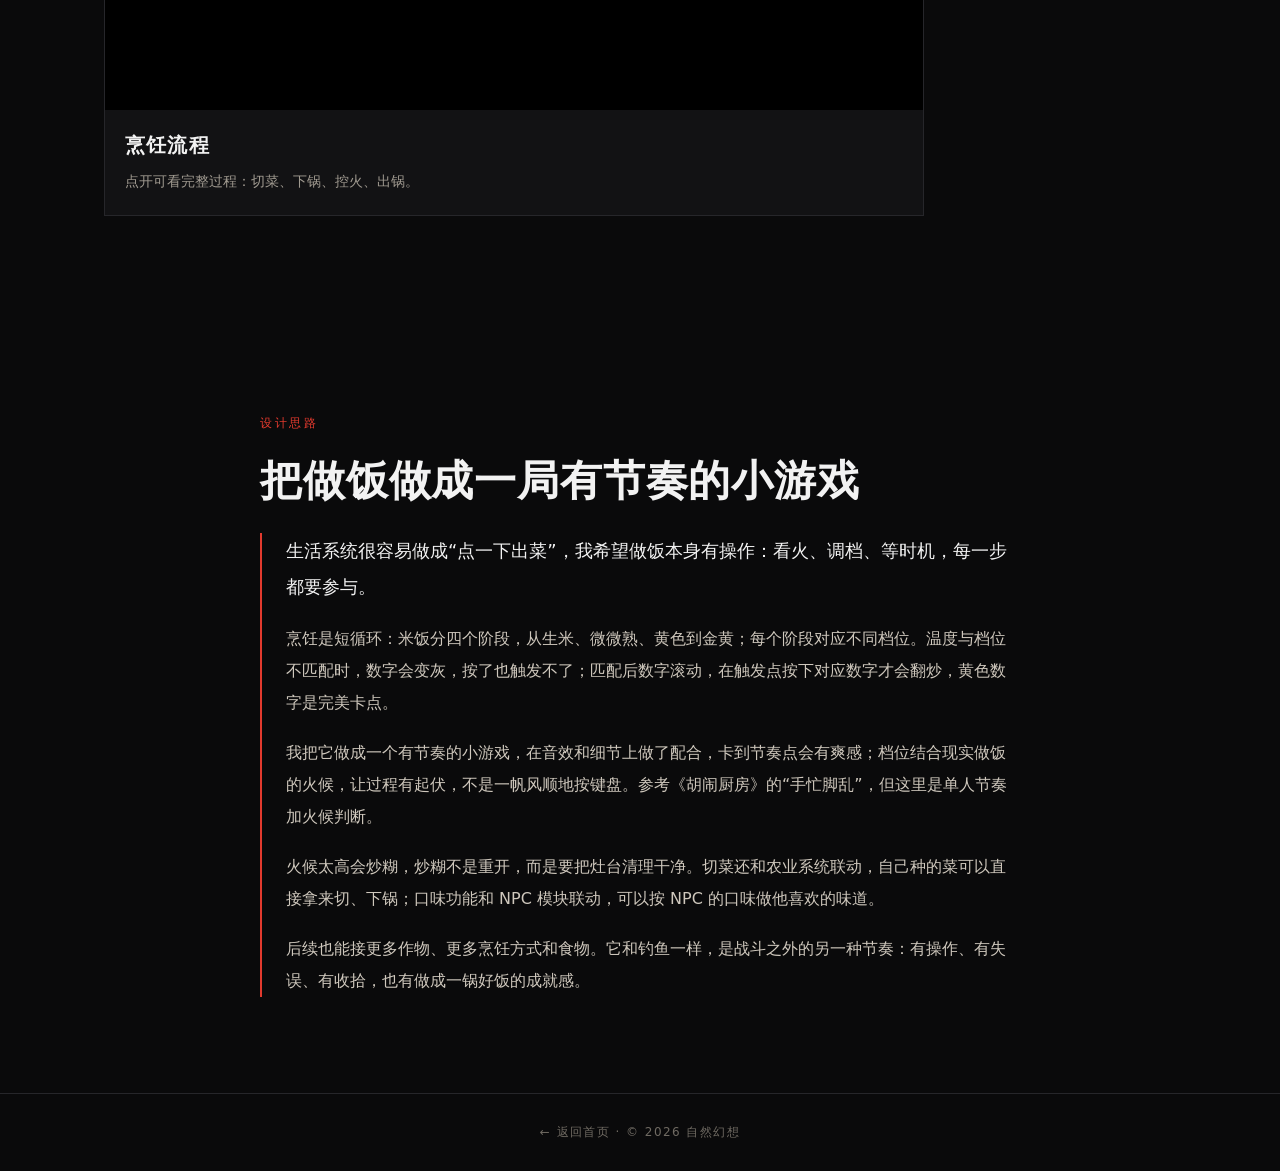
<file: cook.html>
﻿<!DOCTYPE html>
<html lang="zh-CN">
<head>
<meta charset="UTF-8">
<meta name="viewport" content="width=device-width, initial-scale=1.0">
<title>烹饪 · 自然幻想</title>
<link rel="stylesheet" href="assets/style.css?v=61">
</head>
<body>

<header class="nav">
  <div class="nav-inner">
    <a class="logo" href="index.html">自然幻想<span>NATURAL FANTASY</span></a>
    <nav class="links">
      <a href="index.html#world">场景</a>
      <a href="combat.html">战斗</a>
      <a href="index.html#systems">休闲</a>
      <a href="planting.html">农业</a>
      <a href="npc.html">NPC</a>
      <a href="index.html#about">关于</a>
    </nav>
  </div>
</header>

<section class="page-head">
  <div class="page-head-inner">
    <span class="tag">休闲玩法 / 烹饪</span>
    <h1>从切菜到出锅</h1>
    <p>切菜、下锅、控火、卡点。火候太高会炒糊，炒糊之后还得自己清理灶台。</p>
  </div>
</section>

<section class="section">
  <div class="split">
    <div class="split-media">
      <img src="assets/img/cook_mechanism.jpg" alt="烹饪界面">
    </div>
    <div class="split-body">
      <span class="tag">机制</span>
      <h2>火候、档位与卡点</h2>
      <ul class="dots">
        <li>灶台档位决定温度，温度影响成败</li>
        <li>在合适时机下锅、翻炒、出锅</li>
        <li>卡点命中会加分，连击越高分越高</li>
        <li>炒糊后需要自己清理灶台</li>
      </ul>
    </div>
  </div>
</section>

<section class="section">
  <div class="section-head">
    <span class="tag">操作说明</span>
    <h2>火候、档位与卡点</h2>
    <p>四步看懂烹饪的操作逻辑。</p>
  </div>
  <div class="howto-grid">
    <article class="guide">
      <img src="assets/img/cook_ui_1.jpg" alt="档位与温度匹配">
      <div class="guide-body"><span class="num">01</span><h3>档位对齐温度</h3><p>蓝色箭头指的是绿色温度区间：灶台档位要和当前需要的温度匹配。</p></div>
    </article>
    <article class="guide">
      <img src="assets/img/cook_ui_2.jpg" alt="温度与档位不匹配">
      <div class="guide-body"><span class="num">02</span><h3>不匹配时无法触发</h3><p>温度和档位不匹配的时候，上方的数字会呈现灰色状态，按了也无法触发。</p></div>
    </article>
    <article class="guide">
      <img src="assets/img/cook_ui_3.jpg" alt="卡点触发">
      <div class="guide-body"><span class="num">03</span><h3>数字滚到触发点</h3><p>当档位与温度匹配以后，在数字滚动到触发点后，按下对应数字，即刻触发炒饭动作，增加炒饭进度。</p><p class="tip">提示：黄色数字代表完美卡点。卡得又快又准，积分收益更大。</p></div>
    </article>
    <article class="guide">
      <img src="assets/img/cook_ui_4.jpg" alt="添加调料">
      <div class="guide-body"><span class="num">04</span><h3>添加调料</h3><p>可以根据自己的喜好，或者 NPC 的喜好来添加调料。</p></div>
    </article>
  </div>
</section>

<section class="section">
  <div class="section-head">
    <span class="tag">实录</span>
    <h2>切番茄与卡点</h2>
    <p>备菜和火候环节的两段实机演示。</p>
  </div>
  <div class="video-grid">
    <article class="vcard">
      <video src="assets/video/cook_cut.mp4?v=20261111d" autoplay muted loop playsinline preload="metadata"></video>
      <div class="vcard-body"><h3>切番茄</h3><p>从整颗番茄到切片，备菜阶段同样有操作。</p></div>
    </article>
    <article class="vcard">
      <video src="assets/video/cook_beat.mp4?v=20261111d" autoplay muted loop playsinline preload="metadata"></video>
      <div class="vcard-body"><h3>卡点演示</h3><p>按对应数字颠勺，命中节拍会加分。</p></div>
    </article>
  </div>
</section>

<section class="section dark">
  <div class="section-head">
    <span class="tag">工序</span>
    <h2>从备菜到出锅</h2>
    <p>备菜、下锅、控火、卡点；做糊了要自己清理。</p>
  </div>
  <div class="steps">
    <figure class="step"><img src="assets/img/cook_prep.jpg" alt="备菜"><figcaption>备菜 · 切番茄</figcaption></figure>
    <figure class="step"><img src="assets/img/cook_wok.jpg" alt="下锅"><figcaption>下锅 · 翻炒</figcaption></figure>
    <figure class="step"><img src="assets/img/cook_plate.jpg" alt="成品"><figcaption>出锅 · 番茄炒饭</figcaption></figure>
    <figure class="step"><img src="assets/img/cook_burnt.jpg" alt="炒糊"><figcaption>失败 · 炒糊</figcaption></figure>
  </div>
</section>

<section class="section">
  <div class="section-head">
    <span class="tag">火候阶段</span>
    <h2>从生米到金黄</h2>
    <p>四个火候阶段，第三阶段加入番茄后会变成番茄炒饭。</p>
  </div>
  <div class="steps five">
    <figure class="step"><img src="assets/img/stage_1.jpg" alt="第1阶段 生米"><figcaption>第1阶段 · 生米</figcaption></figure>
    <figure class="step"><img src="assets/img/stage_2.jpg" alt="第2阶段 微微熟"><figcaption>第2阶段 · 微微熟</figcaption></figure>
    <figure class="step"><img src="assets/img/stage_3.jpg" alt="第3阶段 黄色"><figcaption>第3阶段 · 黄色</figcaption></figure>
    <figure class="step"><img src="assets/img/stage_4.jpg" alt="第4阶段 金黄"><figcaption>第4阶段 · 金黄</figcaption></figure>
    <figure class="step"><img src="assets/img/stage_tomato.jpg" alt="第三阶段加番茄 番茄炒饭"><figcaption>第三阶段加番茄 · 番茄炒饭</figcaption></figure>
  </div>
</section>

<section class="section">
  <div class="split">
    <div class="split-media">
      <img src="assets/img/cook_result.jpg" alt="番茄蛋炒饭评分">
    </div>
    <div class="split-body">
      <span class="tag">评分</span>
      <h2>出锅之后</h2>
      <p>出锅结算评分和星级：火候、卡点、连击都会计分，最高六星。同一道菜，好坏结算卡上一眼能看出来。</p>
    </div>
  </div>
</section>



<section class="section">
  <div class="section-head">
    <span class="tag">完整流程</span>
    <h2>从切菜到出锅</h2>
    <p>一段完整的烹饪流程实录。</p>
  </div>
<div class="video-grid one">
    <article class="vcard">
      <video src="assets/video/cook_short.mp4?v=20261111d" data-full="assets/video/full_cook.mp4?v=20261111d" autoplay muted loop playsinline preload="metadata"></video>
      <div class="vcard-body"><h3>烹饪流程</h3><p>点开可看完整过程：切菜、下锅、控火、出锅。</p></div>
    </article>
  </div>
</section>

<section class="section essay">
  <div class="essay-inner">
    <span class="tag">设计思路</span>
    <h2>把做饭做成一局有节奏的小游戏</h2>
    <div class="essay-body">
      <p>生活系统很容易做成“点一下出菜”，我希望做饭本身有操作：看火、调档、等时机，每一步都要参与。</p>
      <p>烹饪是短循环：米饭分四个阶段，从生米、微微熟、黄色到金黄；每个阶段对应不同档位。温度与档位不匹配时，数字会变灰，按了也触发不了；匹配后数字滚动，在触发点按下对应数字才会翻炒，黄色数字是完美卡点。</p>
      <p>我把它做成一个有节奏的小游戏，在音效和细节上做了配合，卡到节奏点会有爽感；档位结合现实做饭的火候，让过程有起伏，不是一帆风顺地按键盘。参考《胡闹厨房》的“手忙脚乱”，但这里是单人节奏加火候判断。</p>
      <p>火候太高会炒糊，炒糊不是重开，而是要把灶台清理干净。切菜还和农业系统联动，自己种的菜可以直接拿来切、下锅；口味功能和 NPC 模块联动，可以按 NPC 的口味做他喜欢的味道。</p>
      <p>后续也能接更多作物、更多烹饪方式和食物。它和钓鱼一样，是战斗之外的另一种节奏：有操作、有失误、有收拾，也有做成一锅好饭的成就感。</p>
    </div>
  </div>
</section>

<footer class="footer">
  <p><a href="index.html">← 返回首页</a> · © 2026 自然幻想</p>
</footer>

<div class="lightbox" id="lightbox" hidden>
  <div class="lightbox-panel">
    <button class="lightbox-close" aria-label="关闭">×</button>
    <video id="lightbox-video" controls playsinline></video>
    <div class="lightbox-cap" id="lightbox-cap"></div>
  </div>
</div>
<script src="assets/video-modal.js?v=20261111m"></script>
<div class="imagelightbox" id="imagelightbox" hidden>
  <button class="lightbox-close" aria-label="关闭">×</button>
  <div class="imagelightbox-panel">
    <img id="imagelightbox-img" alt="">
    <div class="lightbox-cap" id="imagelightbox-cap"></div>
  </div>
</div>
<script src="assets/image-modal.js"></script>
<a class="back-fab" href="index.html" aria-label="返回首页">← 返回首页</a>
</body>
</html>
</file>
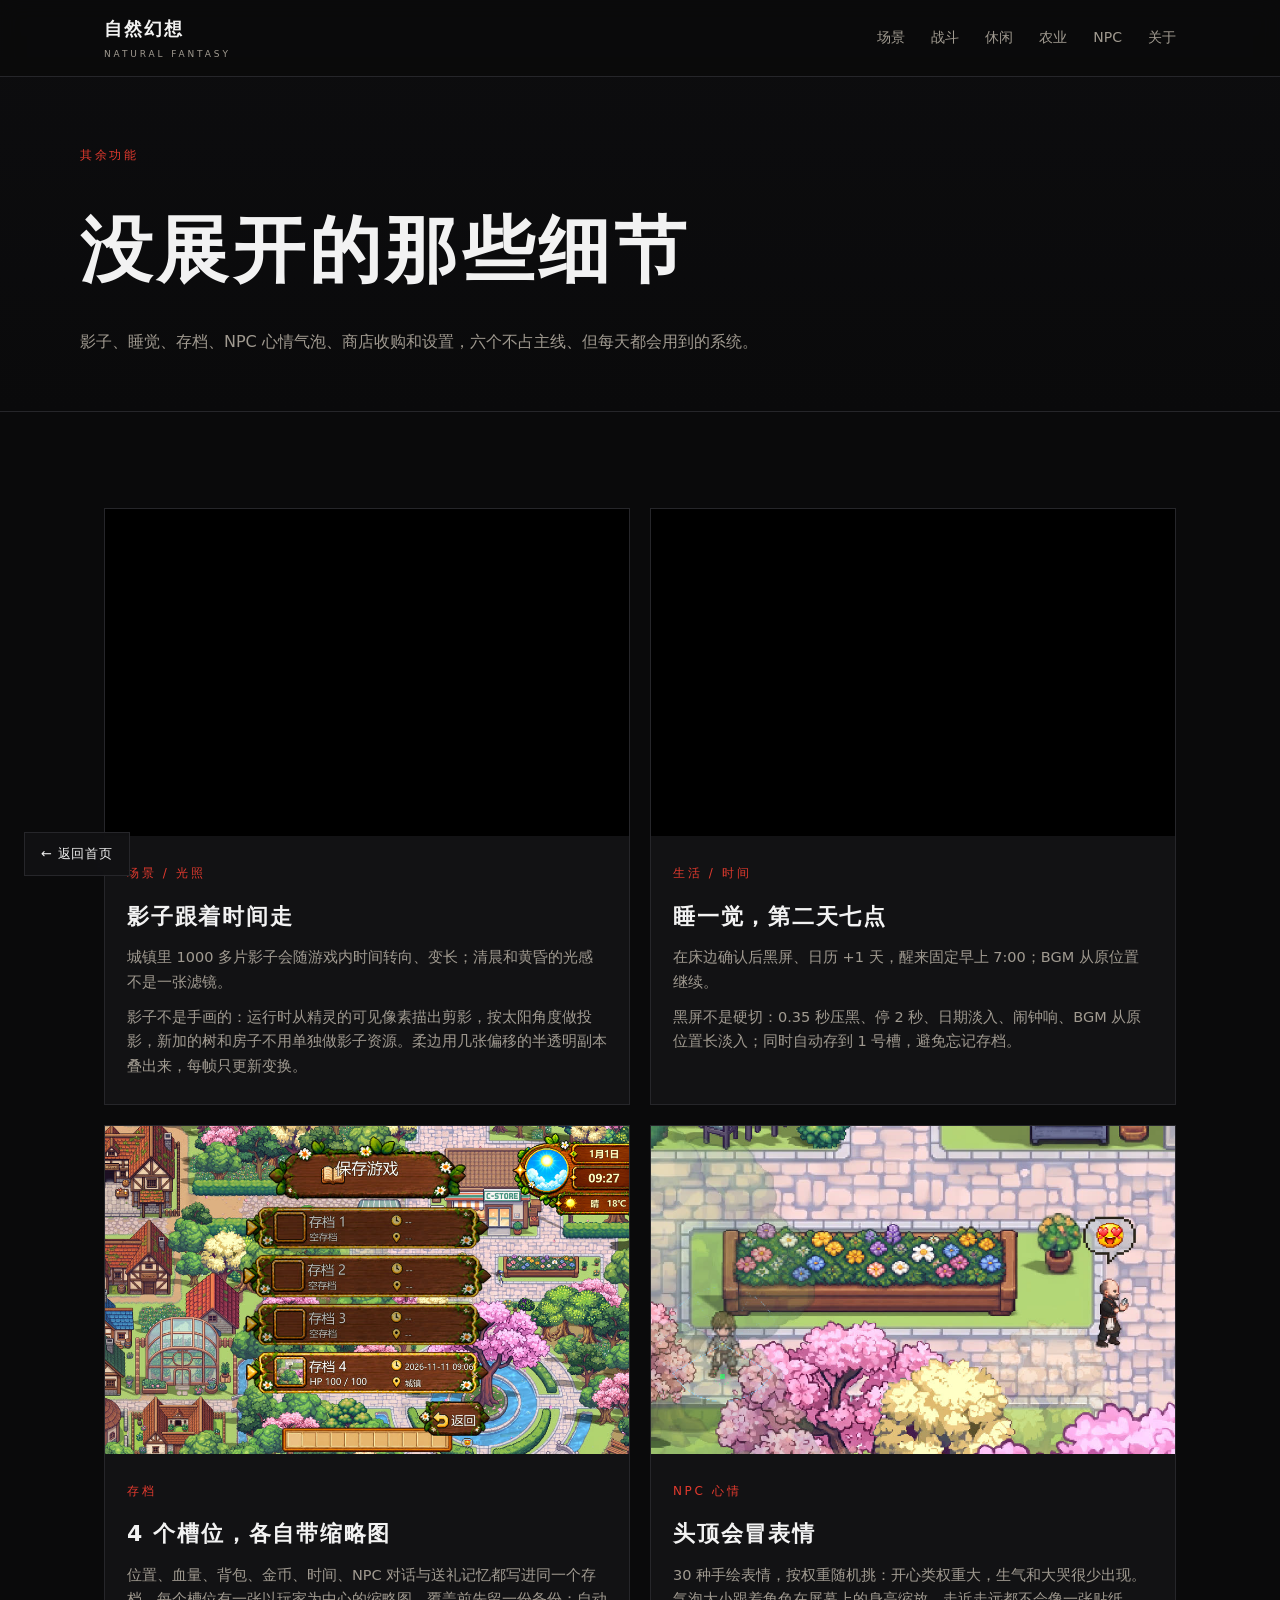
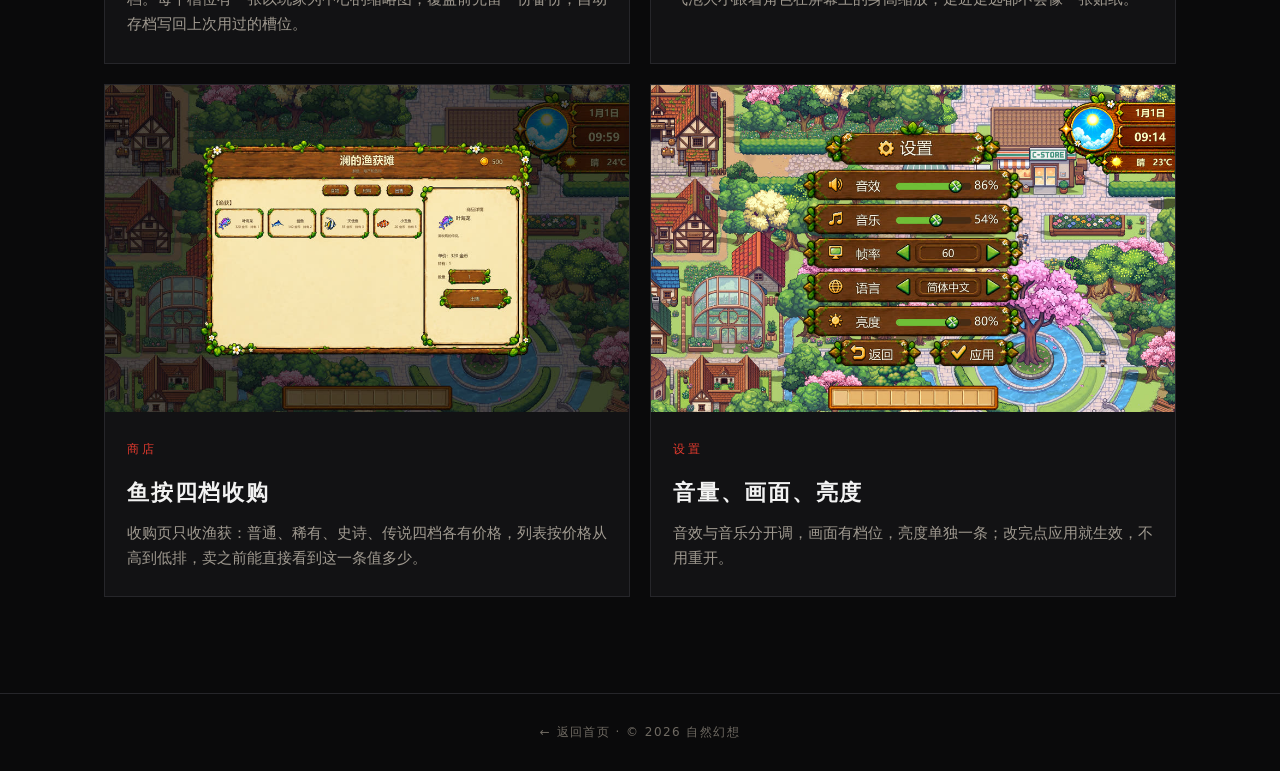
<file: extras.html>
﻿<!DOCTYPE html>
<html lang="zh-CN">
<head>
<meta charset="UTF-8">
<meta name="viewport" content="width=device-width, initial-scale=1.0">
<title>其余功能 · 自然幻想</title>
<link rel="stylesheet" href="assets/style.css?v=61">
</head>
<body>

<header class="nav">
  <div class="nav-inner">
    <a class="logo" href="index.html">自然幻想<span>NATURAL FANTASY</span></a>
    <nav class="links">
      <a href="index.html#world">场景</a>
      <a href="combat.html">战斗</a>
      <a href="index.html#systems">休闲</a>
      <a href="planting.html">农业</a>
      <a href="npc.html">NPC</a>
      <a href="index.html#about">关于</a>
    </nav>
  </div>
</header>

<section class="page-head">
  <div class="page-head-inner">
    <span class="tag">其余功能</span>
    <h1>没展开的那些细节</h1>
    <p>影子、睡觉、存档、NPC 心情气泡、商店收购和设置，六个不占主线、但每天都会用到的系统。</p>
  </div>
</section>

<section class="section">
  <div class="cards two extras-grid">
    <article class="card">
      <div class="card-media"><video src="assets/video/shadow_demo.mp4?v=20261111a" autoplay muted loop playsinline preload="metadata"></video></div>
      <div class="card-body">
        <span class="tag">场景 / 光照</span>
        <h3>影子跟着时间走</h3>
        <p>城镇里 1000 多片影子会随游戏内时间转向、变长；清晨和黄昏的光感不是一张滤镜。</p>
        <p>影子不是手画的：运行时从精灵的可见像素描出剪影，按太阳角度做投影，新加的树和房子不用单独做影子资源。柔边用几张偏移的半透明副本叠出来，每帧只更新变换。</p>
      </div>
    </article>
    <article class="card">
      <div class="card-media"><video src="assets/video/sleep_demo.mp4?v=20261111a" autoplay muted loop playsinline preload="metadata"></video></div>
      <div class="card-body">
        <span class="tag">生活 / 时间</span>
        <h3>睡一觉，第二天七点</h3>
        <p>在床边确认后黑屏、日历 +1 天，醒来固定早上 7:00；BGM 从原位置继续。</p>
        <p>黑屏不是硬切：0.35 秒压黑、停 2 秒、日期淡入、闹钟响、BGM 从原位置长淡入；同时自动存到 1 号槽，避免忘记存档。</p>
      </div>
    </article>
    <article class="card">
      <div class="card-media"><img src="assets/img/extra_save.jpg" alt="存档界面"></div>
      <div class="card-body">
        <span class="tag">存档</span>
        <h3>4 个槽位，各自带缩略图</h3>
        <p>位置、血量、背包、金币、时间、NPC 对话与送礼记忆都写进同一个存档。每个槽位有一张以玩家为中心的缩略图，覆盖前先留一份备份；自动存档写回上次用过的槽位。</p>
      </div>
    </article>
    <article class="card">
      <div class="card-media"><img src="assets/img/extra_emote.jpg" alt="NPC 心情气泡"></div>
      <div class="card-body">
        <span class="tag">NPC 心情</span>
        <h3>头顶会冒表情</h3>
        <p>30 种手绘表情，按权重随机挑：开心类权重大，生气和大哭很少出现。气泡大小跟着角色在屏幕上的身高缩放，走近走远都不会像一张贴纸。</p>
      </div>
    </article>
    <article class="card">
      <div class="card-media"><img src="assets/img/extra_shop.jpg" alt="商店收购页"></div>
      <div class="card-body">
        <span class="tag">商店</span>
        <h3>鱼按四档收购</h3>
        <p>收购页只收渔获：普通、稀有、史诗、传说四档各有价格，列表按价格从高到低排，卖之前能直接看到这一条值多少。</p>
      </div>
    </article>
    <article class="card">
      <div class="card-media"><img src="assets/img/extra_settings.jpg" alt="设置界面"></div>
      <div class="card-body">
        <span class="tag">设置</span>
        <h3>音量、画面、亮度</h3>
        <p>音效与音乐分开调，画面有档位，亮度单独一条；改完点应用就生效，不用重开。</p>
      </div>
    </article>
  </div>
</section>

<footer class="footer">
  <p><a href="index.html">← 返回首页</a> · © 2026 自然幻想</p>
</footer>

<div class="imagelightbox" id="imagelightbox" hidden>
  <button class="lightbox-close" aria-label="关闭">×</button>
  <div class="imagelightbox-panel">
    <img id="imagelightbox-img" alt="">
    <div class="lightbox-cap" id="imagelightbox-cap"></div>
  </div>
</div>
<script src="assets/image-modal.js?v=20261111a"></script>
<a class="back-fab" href="index.html" aria-label="返回首页">← 返回首页</a>
</body>
</html>
</file>
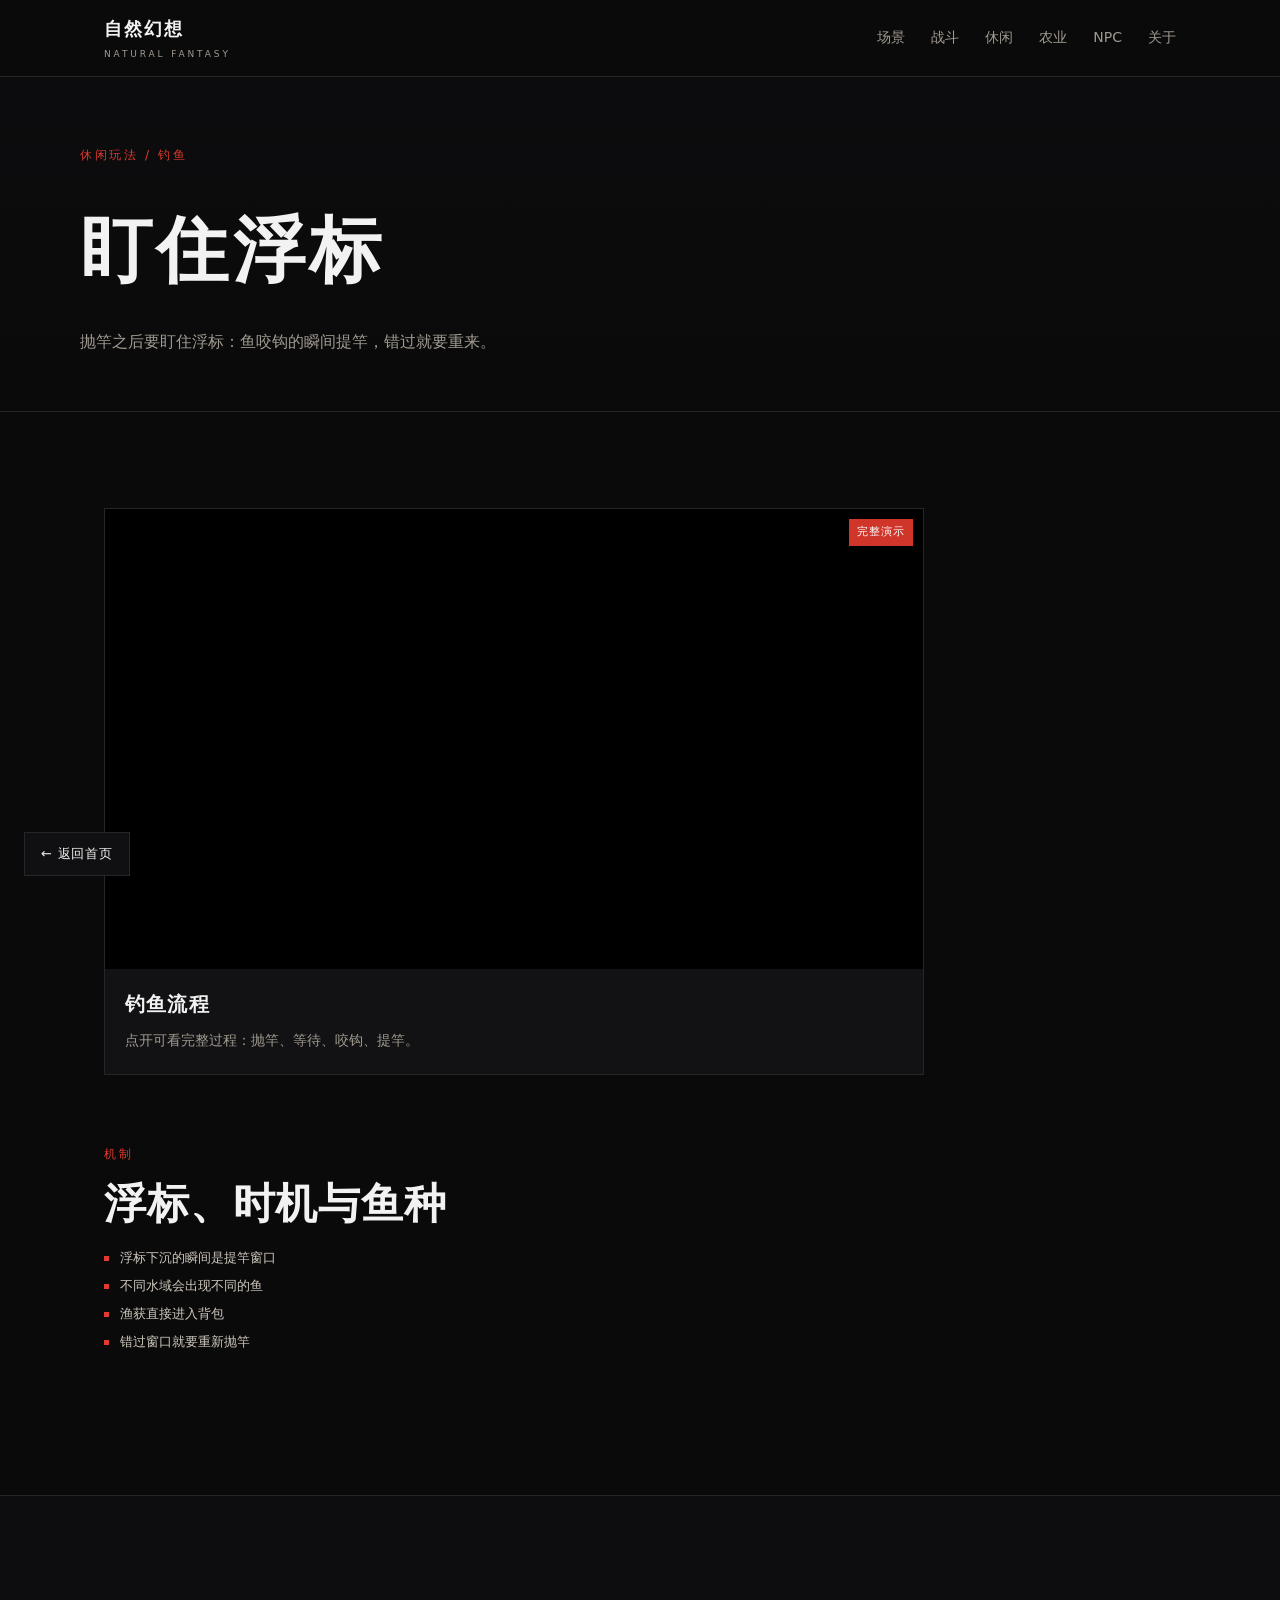
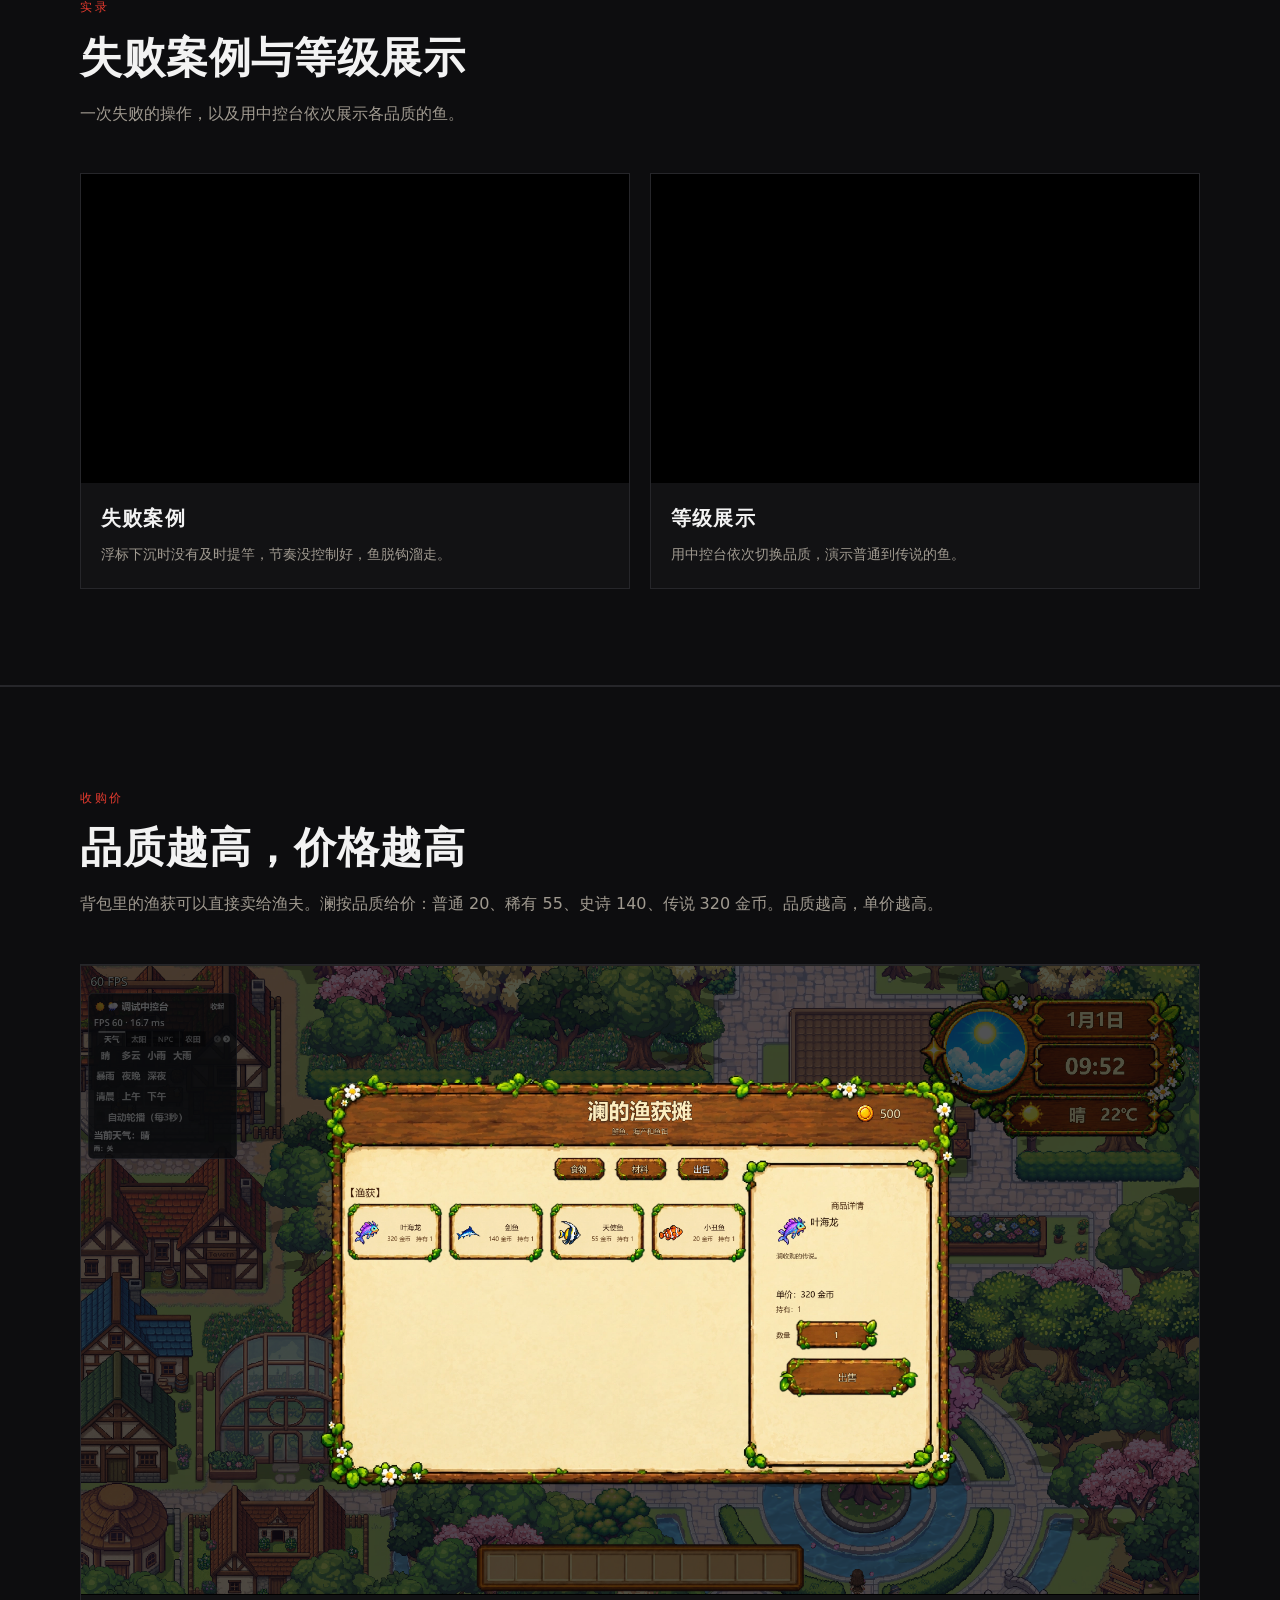
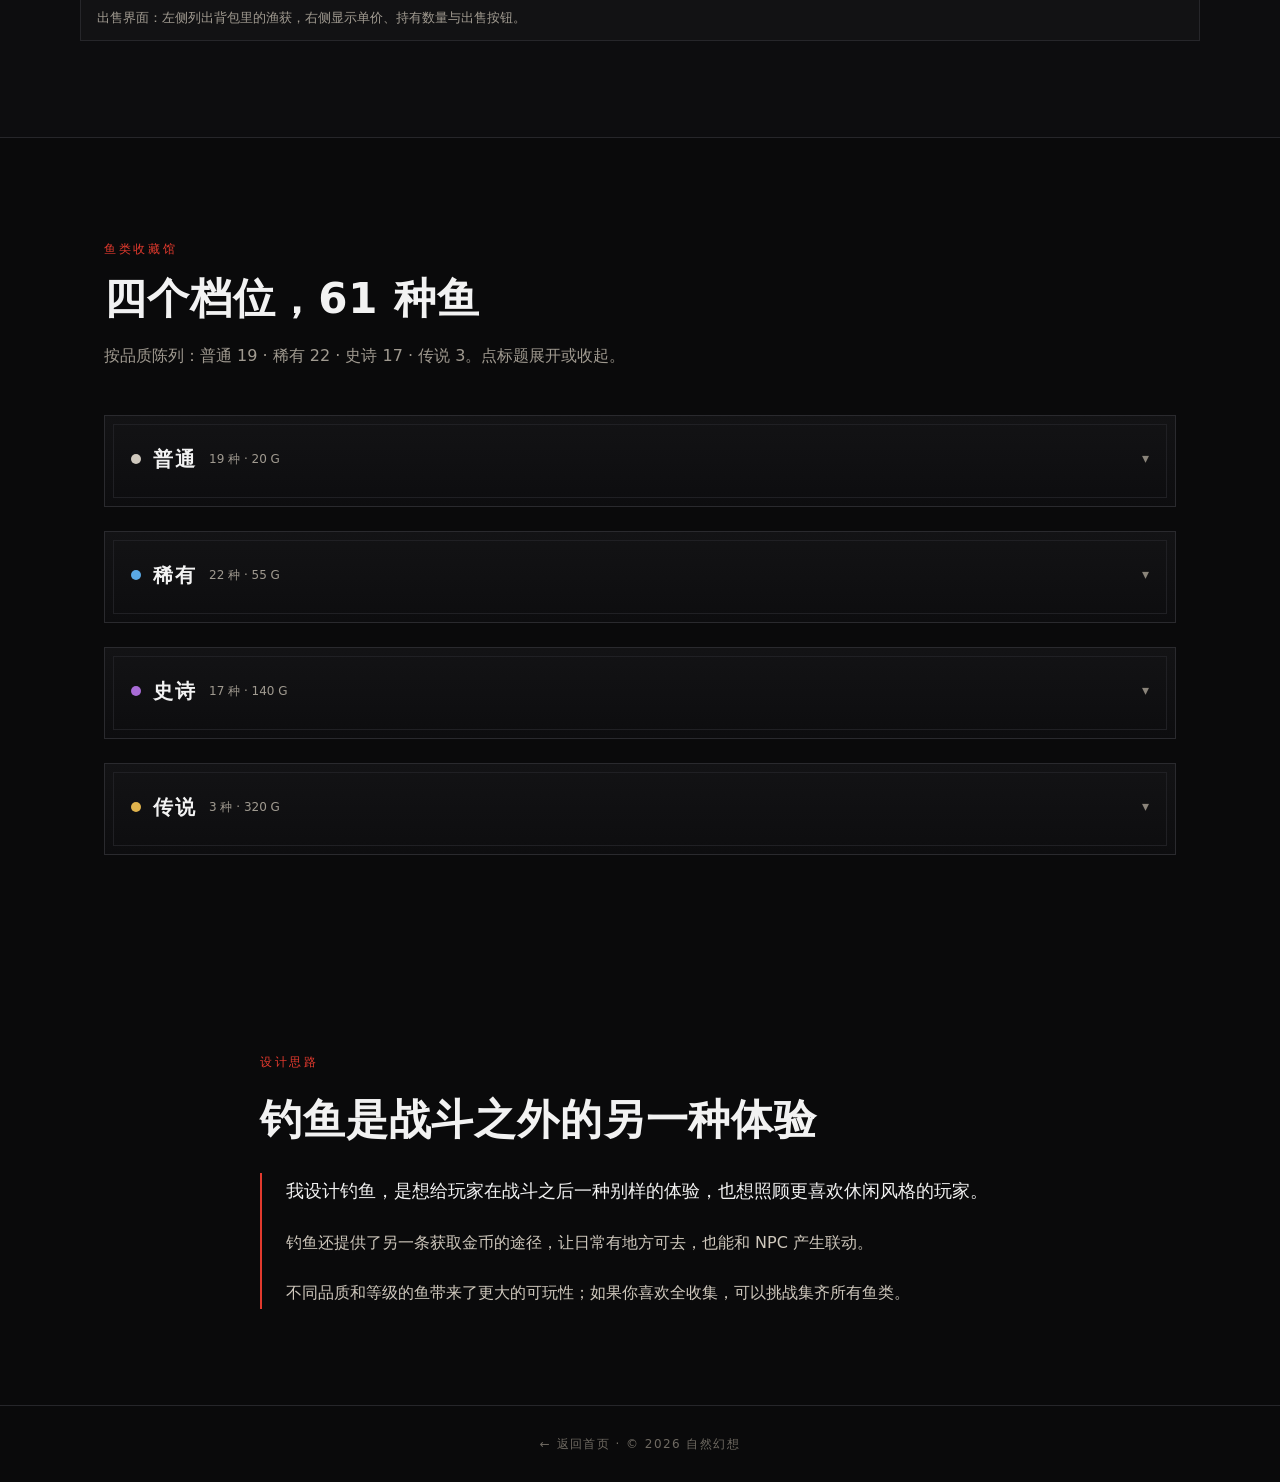
<file: fish.html>
﻿<!DOCTYPE html>
<html lang="zh-CN">
<head>
<meta charset="UTF-8">
<meta name="viewport" content="width=device-width, initial-scale=1.0">
<title>钓鱼 · 自然幻想</title>
<link rel="stylesheet" href="assets/style.css?v=61">
</head>
<body>

<header class="nav">
  <div class="nav-inner">
    <a class="logo" href="index.html">自然幻想<span>NATURAL FANTASY</span></a>
    <nav class="links">
      <a href="index.html#world">场景</a>
      <a href="combat.html">战斗</a>
      <a href="index.html#systems">休闲</a>
      <a href="planting.html">农业</a>
      <a href="npc.html">NPC</a>
      <a href="index.html#about">关于</a>
    </nav>
  </div>
</header>

<section class="page-head">
  <div class="page-head-inner">
    <span class="tag">休闲玩法 / 钓鱼</span>
    <h1>盯住浮标</h1>
    <p>抛竿之后要盯住浮标：鱼咬钩的瞬间提竿，错过就要重来。</p>
  </div>
</section>

<section class="section">
  <div class="video-grid one">
    <article class="vcard">
      <video src="assets/video/fish_short.mp4?v=20261111d" data-full="assets/video/full_fish.mp4?v=20261111d" autoplay muted loop playsinline preload="metadata"></video>
      <div class="vcard-body"><h3>钓鱼流程</h3><p>点开可看完整过程：抛竿、等待、咬钩、提竿。</p></div>
    </article>
  </div>

  <div class="section-head" style="margin-top:64px">
      <span class="tag">机制</span>
      <h2>浮标、时机与鱼种</h2>
      <ul class="dots">
        <li>浮标下沉的瞬间是提竿窗口</li>
        <li>不同水域会出现不同的鱼</li>
        <li>渔获直接进入背包</li>
        <li>错过窗口就要重新抛竿</li>
      </ul>
    </div>
</section>



<section class="section dark">
  <div class="section-head">
    <span class="tag">实录</span>
    <h2>失败案例与等级展示</h2>
    <p>一次失败的操作，以及用中控台依次展示各品质的鱼。</p>
  </div>
  <div class="video-grid">
    <article class="vcard">
      <video src="assets/video/fish_fail.mp4?v=20261111d" autoplay muted loop playsinline preload="metadata"></video>
      <div class="vcard-body"><h3>失败案例</h3><p>浮标下沉时没有及时提竿，节奏没控制好，鱼脱钩溜走。</p></div>
    </article>
    <article class="vcard">
      <video src="assets/video/level_show.mp4?v=20261111d" autoplay muted loop playsinline preload="metadata"></video>
      <div class="vcard-body"><h3>等级展示</h3><p>用中控台依次切换品质，演示普通到传说的鱼。</p></div>
    </article>
  </div>
</section>

<section class="section dark">
  <div class="section-head">
    <span class="tag">收购价</span>
    <h2>品质越高，价格越高</h2>
    <p>背包里的渔获可以直接卖给渔夫。澜按品质给价：普通 20、稀有 55、史诗 140、传说 320 金币。品质越高，单价越高。</p>
  </div>
  <figure class="wide-shot">
    <img src="assets/img/shop_sell.png" alt="渔获摊出售界面">
    <figcaption>出售界面：左侧列出背包里的渔获，右侧显示单价、持有数量与出售按钮。</figcaption>
  </figure>
</section>

<section class="section museum" id="quality">
  <div class="section-head">
    <span class="tag">鱼类收藏馆</span>
    <h2>四个档位，61 种鱼</h2>
    <p>按品质陈列：普通 19 · 稀有 22 · 史诗 17 · 传说 3。点标题展开或收起。</p>
  </div>
  <div class="museum-case tier-0">
    <button class="case-head" type="button" aria-expanded="false"><span class="tier-dot t0"></span><h3>普通</h3><span class="case-count">19 种 · 20 G</span><span class="case-arrow">▾</span></button>
    <div class="case-body"><div class="case-grid"><figure class="fish"><img src="assets/fish/fish_04.png" alt="小丑鱼" loading="lazy"><figcaption>小丑鱼<span class="price">20 G</span></figcaption></figure><figure class="fish"><img src="assets/fish/fish_10.png" alt="浅蓝鱼" loading="lazy"><figcaption>浅蓝鱼<span class="price">20 G</span></figcaption></figure><figure class="fish"><img src="assets/fish/fish_19.png" alt="玫瑰鱼" loading="lazy"><figcaption>玫瑰鱼<span class="price">20 G</span></figcaption></figure><figure class="fish"><img src="assets/fish/fish_22.png" alt="粉白鱼" loading="lazy"><figcaption>粉白鱼<span class="price">20 G</span></figcaption></figure><figure class="fish"><img src="assets/fish/fish_23.png" alt="粉红鱼" loading="lazy"><figcaption>粉红鱼<span class="price">20 G</span></figcaption></figure><figure class="fish"><img src="assets/fish/fish_26.png" alt="紫罗兰鱼" loading="lazy"><figcaption>紫罗兰鱼<span class="price">20 G</span></figcaption></figure><figure class="fish"><img src="assets/fish/fish_30.png" alt="红宝石鱼" loading="lazy"><figcaption>红宝石鱼<span class="price">20 G</span></figcaption></figure><figure class="fish"><img src="assets/fish/fish_32.png" alt="红白鱼" loading="lazy"><figcaption>红白鱼<span class="price">20 G</span></figcaption></figure><figure class="fish"><img src="assets/fish/fish_35.png" alt="翠绿鱼" loading="lazy"><figcaption>翠绿鱼<span class="price">20 G</span></figcaption></figure><figure class="fish"><img src="assets/fish/fish_36.png" alt="蓝吊" loading="lazy"><figcaption>蓝吊<span class="price">20 G</span></figcaption></figure><figure class="fish"><img src="assets/fish/fish_38.png" alt="蓝点鱼" loading="lazy"><figcaption>蓝点鱼<span class="price">20 G</span></figcaption></figure><figure class="fish"><img src="assets/fish/fish_39.png" alt="蓝白条纹鱼" loading="lazy"><figcaption>蓝白条纹鱼<span class="price">20 G</span></figcaption></figure><figure class="fish"><img src="assets/fish/fish_42.png" alt="蓝鱼" loading="lazy"><figcaption>蓝鱼<span class="price">20 G</span></figcaption></figure><figure class="fish"><img src="assets/fish/fish_45.png" alt="蓝黄鱼2" loading="lazy"><figcaption>蓝黄鱼2<span class="price">20 G</span></figcaption></figure><figure class="fish"><img src="assets/fish/fish_49.png" alt="金鱼" loading="lazy"><figcaption>金鱼<span class="price">20 G</span></figcaption></figure><figure class="fish"><img src="assets/fish/fish_50.png" alt="青绿鱼" loading="lazy"><figcaption>青绿鱼<span class="price">20 G</span></figcaption></figure><figure class="fish"><img src="assets/fish/fish_51.png" alt="青蓝鱼" loading="lazy"><figcaption>青蓝鱼<span class="price">20 G</span></figcaption></figure><figure class="fish"><img src="assets/fish/fish_56.png" alt="黄蓝鱼" loading="lazy"><figcaption>黄蓝鱼<span class="price">20 G</span></figcaption></figure><figure class="fish"><img src="assets/fish/fish_57.png" alt="黄高鳍鱼" loading="lazy"><figcaption>黄高鳍鱼<span class="price">20 G</span></figcaption></figure></div></div>
  </div>
  <div class="museum-case tier-1">
    <button class="case-head" type="button" aria-expanded="false"><span class="tier-dot t1"></span><h3>稀有</h3><span class="case-count">22 种 · 55 G</span><span class="case-arrow">▾</span></button>
    <div class="case-body"><div class="case-grid"><figure class="fish"><img src="assets/fish/fish_03.png" alt="天使鱼" loading="lazy"><figcaption>天使鱼<span class="price">55 G</span></figcaption></figure><figure class="fish"><img src="assets/fish/fish_06.png" alt="条纹蝴蝶鱼" loading="lazy"><figcaption>条纹蝴蝶鱼<span class="price">55 G</span></figcaption></figure><figure class="fish"><img src="assets/fish/fish_07.png" alt="橙狮子鱼" loading="lazy"><figcaption>橙狮子鱼<span class="price">55 G</span></figcaption></figure><figure class="fish"><img src="assets/fish/fish_08.png" alt="水母" loading="lazy"><figcaption>水母<span class="price">55 G</span></figcaption></figure><figure class="fish"><img src="assets/fish/fish_09.png" alt="河豚" loading="lazy"><figcaption>河豚<span class="price">55 G</span></figcaption></figure><figure class="fish"><img src="assets/fish/fish_11.png" alt="海星" loading="lazy"><figcaption>海星<span class="price">55 G</span></figcaption></figure><figure class="fish"><img src="assets/fish/fish_14.png" alt="海马" loading="lazy"><figcaption>海马<span class="price">55 G</span></figcaption></figure><figure class="fish"><img src="assets/fish/fish_18.png" alt="狮子鱼" loading="lazy"><figcaption>狮子鱼<span class="price">55 G</span></figcaption></figure><figure class="fish"><img src="assets/fish/fish_24.png" alt="紫宝石鱼" loading="lazy"><figcaption>紫宝石鱼<span class="price">55 G</span></figcaption></figure><figure class="fish"><img src="assets/fish/fish_27.png" alt="紫金鱼" loading="lazy"><figcaption>紫金鱼<span class="price">55 G</span></figcaption></figure><figure class="fish"><img src="assets/fish/fish_28.png" alt="紫鱼" loading="lazy"><figcaption>紫鱼<span class="price">55 G</span></figcaption></figure><figure class="fish"><img src="assets/fish/fish_29.png" alt="紫黄鱼" loading="lazy"><figcaption>紫黄鱼<span class="price">55 G</span></figcaption></figure><figure class="fish"><img src="assets/fish/fish_31.png" alt="红白小丑鱼" loading="lazy"><figcaption>红白小丑鱼<span class="price">55 G</span></figcaption></figure><figure class="fish"><img src="assets/fish/fish_34.png" alt="红金鱼" loading="lazy"><figcaption>红金鱼<span class="price">55 G</span></figcaption></figure><figure class="fish"><img src="assets/fish/fish_37.png" alt="蓝斑鱼" loading="lazy"><figcaption>蓝斑鱼<span class="price">55 G</span></figcaption></figure><figure class="fish"><img src="assets/fish/fish_40.png" alt="蓝紫鱼" loading="lazy"><figcaption>蓝紫鱼<span class="price">55 G</span></figcaption></figure><figure class="fish"><img src="assets/fish/fish_41.png" alt="蓝绿鱼" loading="lazy"><figcaption>蓝绿鱼<span class="price">55 G</span></figcaption></figure><figure class="fish"><img src="assets/fish/fish_44.png" alt="蓝黄神仙鱼" loading="lazy"><figcaption>蓝黄神仙鱼<span class="price">55 G</span></figcaption></figure><figure class="fish"><img src="assets/fish/fish_46.png" alt="虾" loading="lazy"><figcaption>虾<span class="price">55 G</span></figcaption></figure><figure class="fish"><img src="assets/fish/fish_55.png" alt="黄点河豚" loading="lazy"><figcaption>黄点河豚<span class="price">55 G</span></figcaption></figure><figure class="fish"><img src="assets/fish/fish_58.png" alt="黄黑条纹鱼" loading="lazy"><figcaption>黄黑条纹鱼<span class="price">55 G</span></figcaption></figure><figure class="fish"><img src="assets/fish/fish_59.png" alt="黑灰鱼" loading="lazy"><figcaption>黑灰鱼<span class="price">55 G</span></figcaption></figure></div></div>
  </div>
  <div class="museum-case tier-2">
    <button class="case-head" type="button" aria-expanded="false"><span class="tier-dot t2"></span><h3>史诗</h3><span class="case-count">17 种 · 140 G</span><span class="case-arrow">▾</span></button>
    <div class="case-body"><div class="case-grid"><figure class="fish"><img src="assets/fish/fish_01.png" alt="剑鱼" loading="lazy"><figcaption>剑鱼<span class="price">140 G</span></figcaption></figure><figure class="fish"><img src="assets/fish/fish_05.png" alt="旗鱼" loading="lazy"><figcaption>旗鱼<span class="price">140 G</span></figcaption></figure><figure class="fish"><img src="assets/fish/fish_12.png" alt="海螺" loading="lazy"><figcaption>海螺<span class="price">140 G</span></figcaption></figure><figure class="fish"><img src="assets/fish/fish_15.png" alt="海鳗" loading="lazy"><figcaption>海鳗<span class="price">140 G</span></figcaption></figure><figure class="fish"><img src="assets/fish/fish_16.png" alt="海龟" loading="lazy"><figcaption>海龟<span class="price">140 G</span></figcaption></figure><figure class="fish"><img src="assets/fish/fish_17.png" alt="灰鲨" loading="lazy"><figcaption>灰鲨<span class="price">140 G</span></figcaption></figure><figure class="fish"><img src="assets/fish/fish_21.png" alt="章鱼" loading="lazy"><figcaption>章鱼<span class="price">140 G</span></figcaption></figure><figure class="fish"><img src="assets/fish/fish_25.png" alt="紫点河豚" loading="lazy"><figcaption>紫点河豚<span class="price">140 G</span></figcaption></figure><figure class="fish"><img src="assets/fish/fish_33.png" alt="红纹鱼" loading="lazy"><figcaption>红纹鱼<span class="price">140 G</span></figcaption></figure><figure class="fish"><img src="assets/fish/fish_43.png" alt="蓝鲨" loading="lazy"><figcaption>蓝鲨<span class="price">140 G</span></figcaption></figure><figure class="fish"><img src="assets/fish/fish_47.png" alt="螃蟹" loading="lazy"><figcaption>螃蟹<span class="price">140 G</span></figcaption></figure><figure class="fish"><img src="assets/fish/fish_48.png" alt="金枪鱼" loading="lazy"><figcaption>金枪鱼<span class="price">140 G</span></figcaption></figure><figure class="fish"><img src="assets/fish/fish_52.png" alt="魟鱼" loading="lazy"><figcaption>魟鱼<span class="price">140 G</span></figcaption></figure><figure class="fish"><img src="assets/fish/fish_53.png" alt="鱿鱼" loading="lazy"><figcaption>鱿鱼<span class="price">140 G</span></figcaption></figure><figure class="fish"><img src="assets/fish/fish_54.png" alt="黄海鳗" loading="lazy"><figcaption>黄海鳗<span class="price">140 G</span></figcaption></figure><figure class="fish"><img src="assets/fish/fish_60.png" alt="黑白斑点鱼" loading="lazy"><figcaption>黑白斑点鱼<span class="price">140 G</span></figcaption></figure><figure class="fish"><img src="assets/fish/fish_61.png" alt="龙虾" loading="lazy"><figcaption>龙虾<span class="price">140 G</span></figcaption></figure></div></div>
  </div>
  <div class="museum-case tier-3 legend">
    <button class="case-head" type="button" aria-expanded="false"><span class="tier-dot t3"></span><h3>传说</h3><span class="case-count">3 种 · 320 G</span><span class="case-arrow">▾</span></button>
    <div class="case-body"><div class="case-grid"><figure class="fish"><img src="assets/fish/fish_02.png" alt="叶海龙" loading="lazy"><figcaption>叶海龙<span class="price">320 G</span></figcaption></figure><figure class="fish"><img src="assets/fish/fish_13.png" alt="海豚" loading="lazy"><figcaption>海豚<span class="price">320 G</span></figcaption></figure><figure class="fish"><img src="assets/fish/fish_20.png" alt="珍珠贝" loading="lazy"><figcaption>珍珠贝<span class="price">320 G</span></figcaption></figure></div></div>
  </div>
</section>

<section class="section essay">
  <div class="essay-inner">
    <span class="tag">设计思路</span>
    <h2>钓鱼是战斗之外的另一种体验</h2>
    <div class="essay-body">
      <p>我设计钓鱼，是想给玩家在战斗之后一种别样的体验，也想照顾更喜欢休闲风格的玩家。</p>
      <p>钓鱼还提供了另一条获取金币的途径，让日常有地方可去，也能和 NPC 产生联动。</p>
      <p>不同品质和等级的鱼带来了更大的可玩性；如果你喜欢全收集，可以挑战集齐所有鱼类。</p>
    </div>
  </div>
</section>

<footer class="footer">
  <p><a href="index.html">← 返回首页</a> · © 2026 自然幻想</p>
</footer>

<div class="lightbox" id="lightbox" hidden>
  <div class="lightbox-panel">
    <button class="lightbox-close" aria-label="关闭">×</button>
    <video id="lightbox-video" controls playsinline></video>
    <div class="lightbox-cap" id="lightbox-cap"></div>
  </div>
</div>
<script src="assets/video-modal.js?v=20261111m"></script>
<script>
document.querySelectorAll('.museum-case .case-head').forEach(function (btn) {
  btn.addEventListener('click', function () {
    var c = btn.closest('.museum-case');
    var body = c.querySelector('.case-body');
    var open = c.classList.toggle('open');
    btn.setAttribute('aria-expanded', open ? 'true' : 'false');
    body.style.maxHeight = open ? body.scrollHeight + 'px' : '0px';
  });
});
</script>
<div class="imagelightbox" id="imagelightbox" hidden>
  <button class="lightbox-close" aria-label="关闭">×</button>
  <div class="imagelightbox-panel">
    <img id="imagelightbox-img" alt="">
    <div class="lightbox-cap" id="imagelightbox-cap"></div>
  </div>
</div>
<script src="assets/image-modal.js"></script>
<a class="back-fab" href="index.html" aria-label="返回首页">← 返回首页</a>
</body>
</html>
</file>
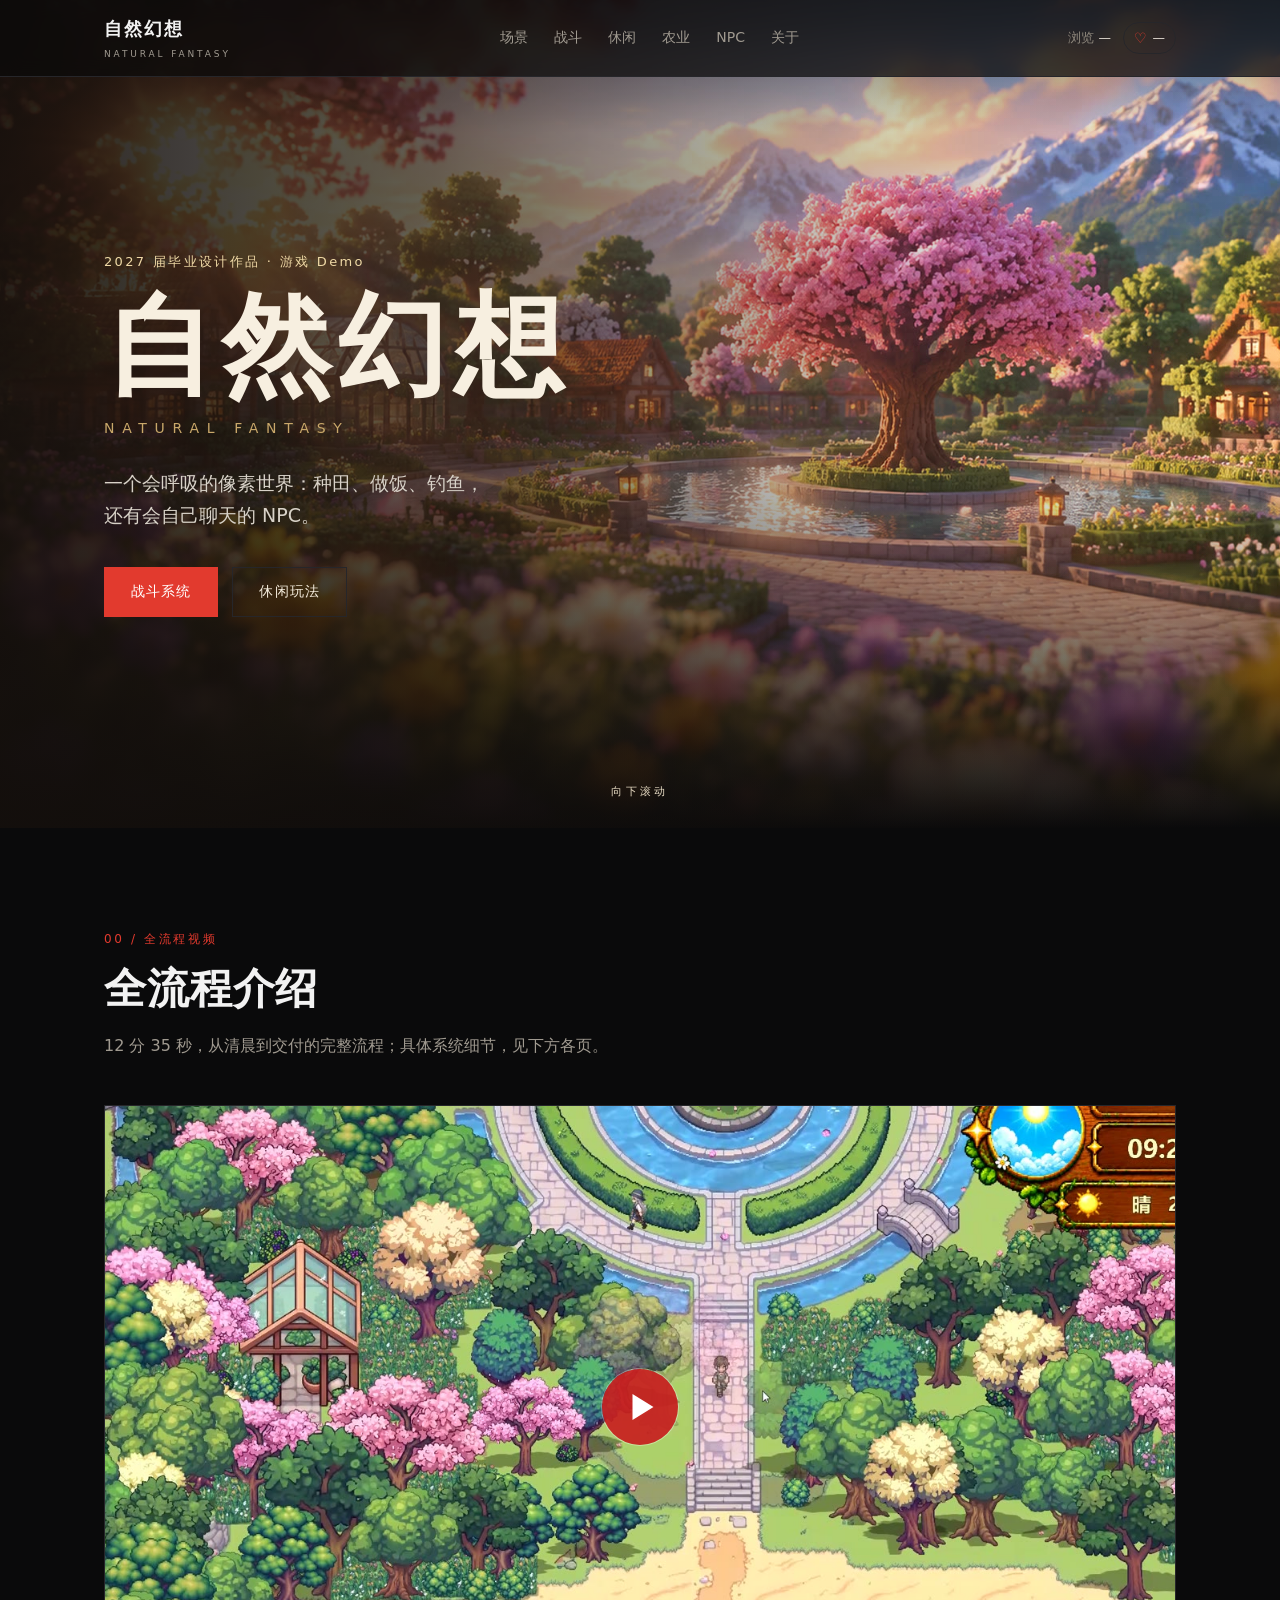
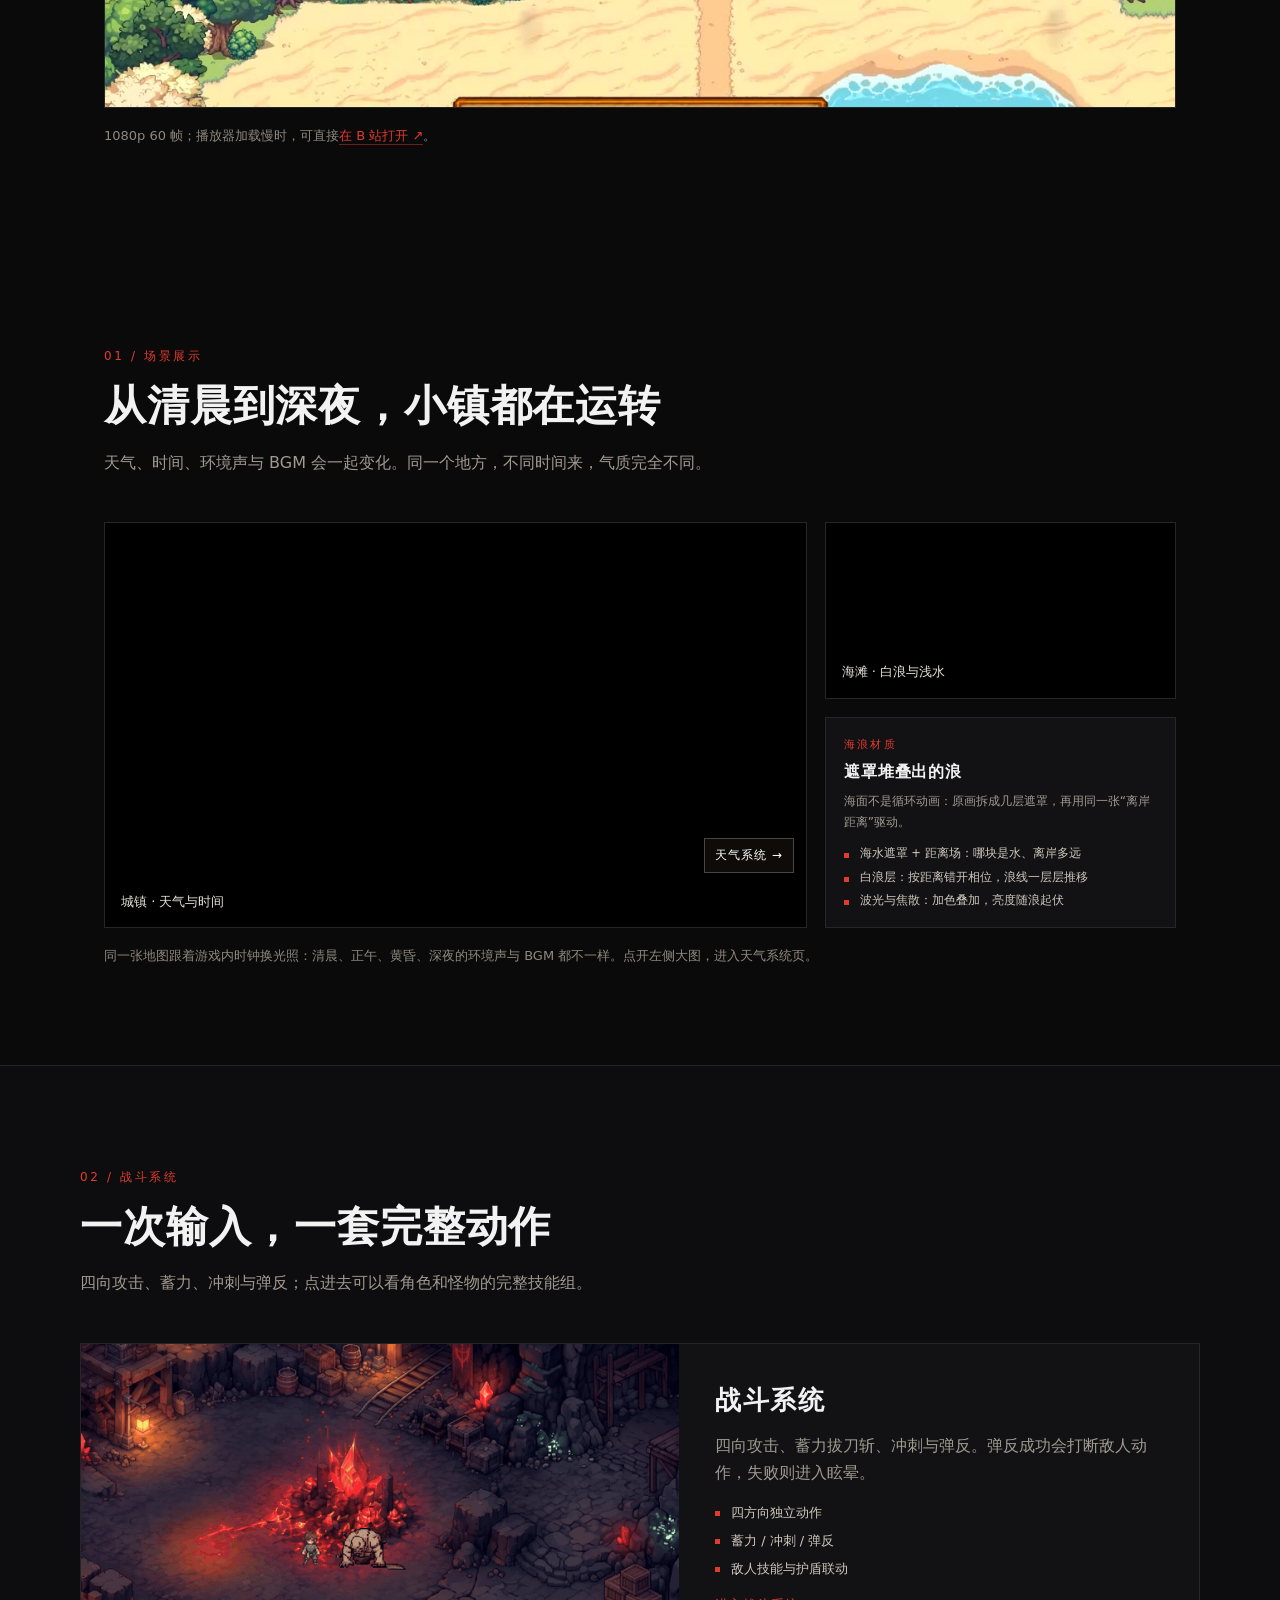
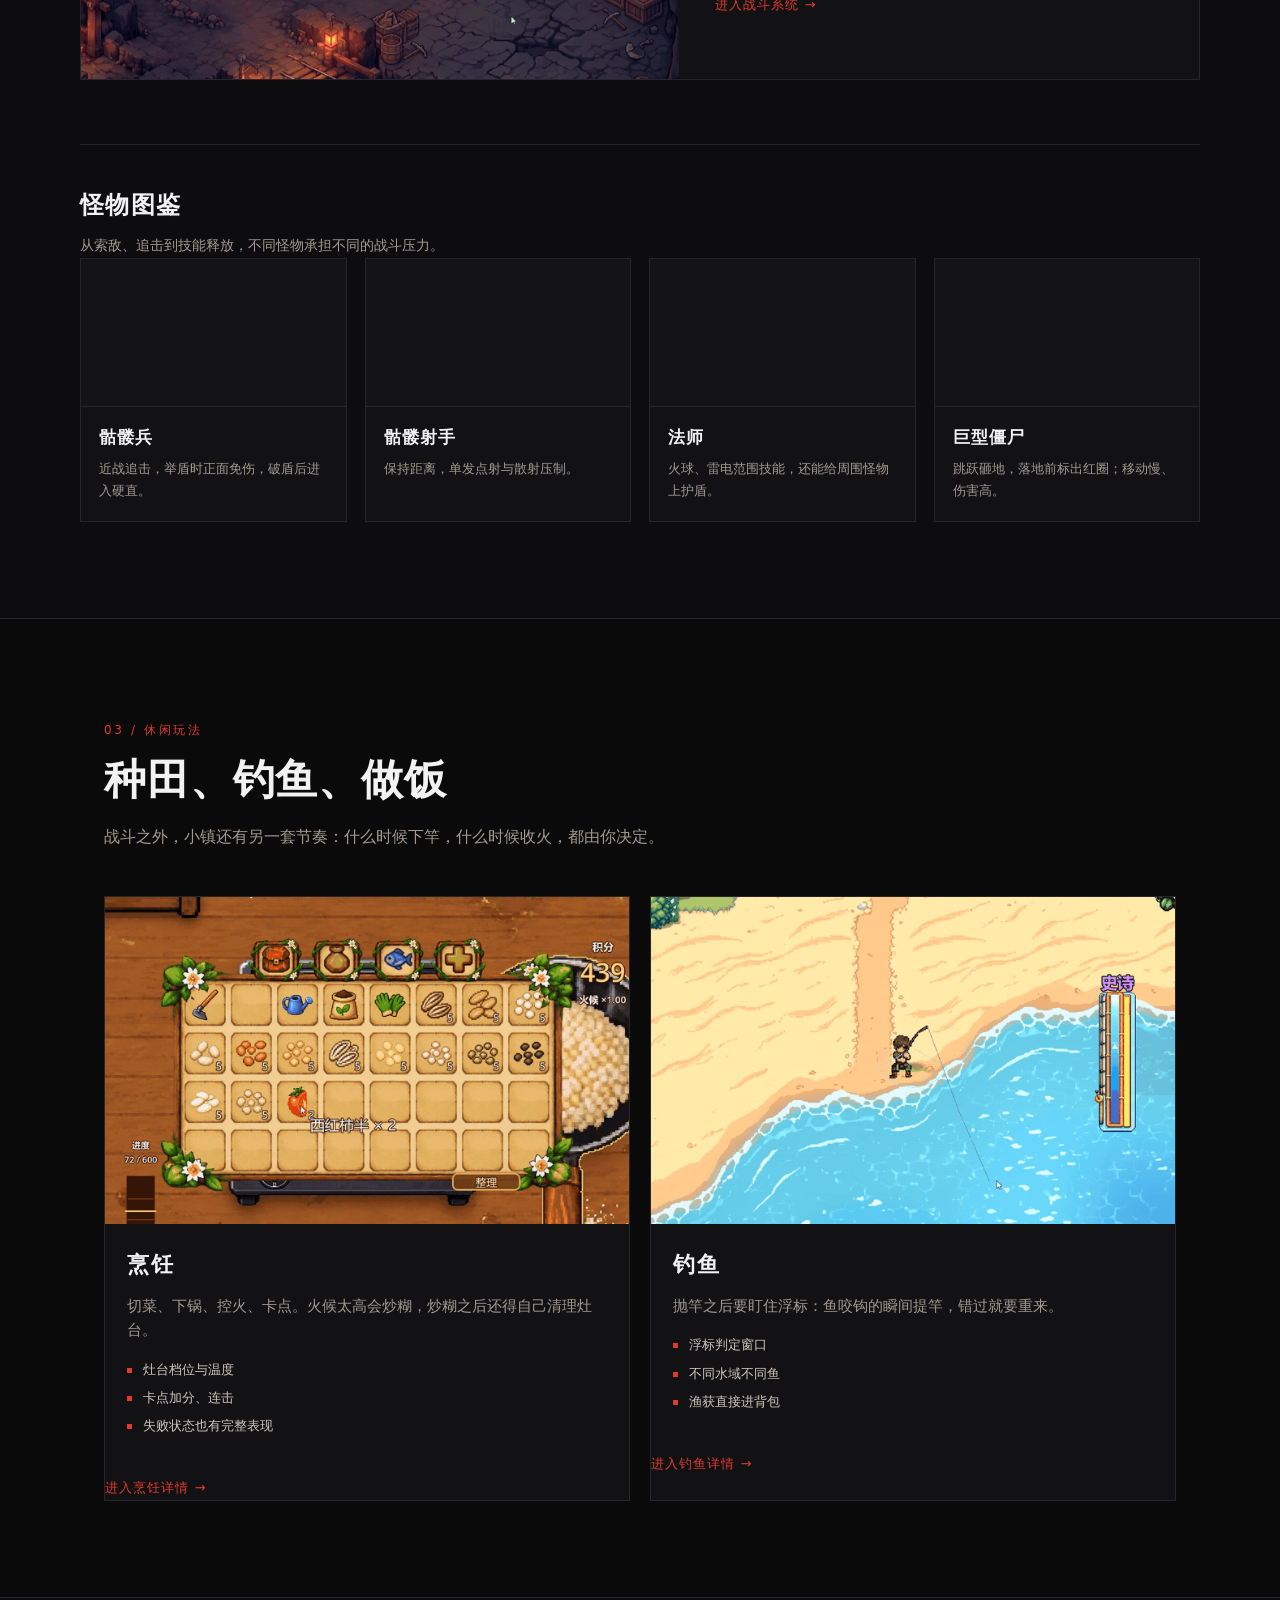
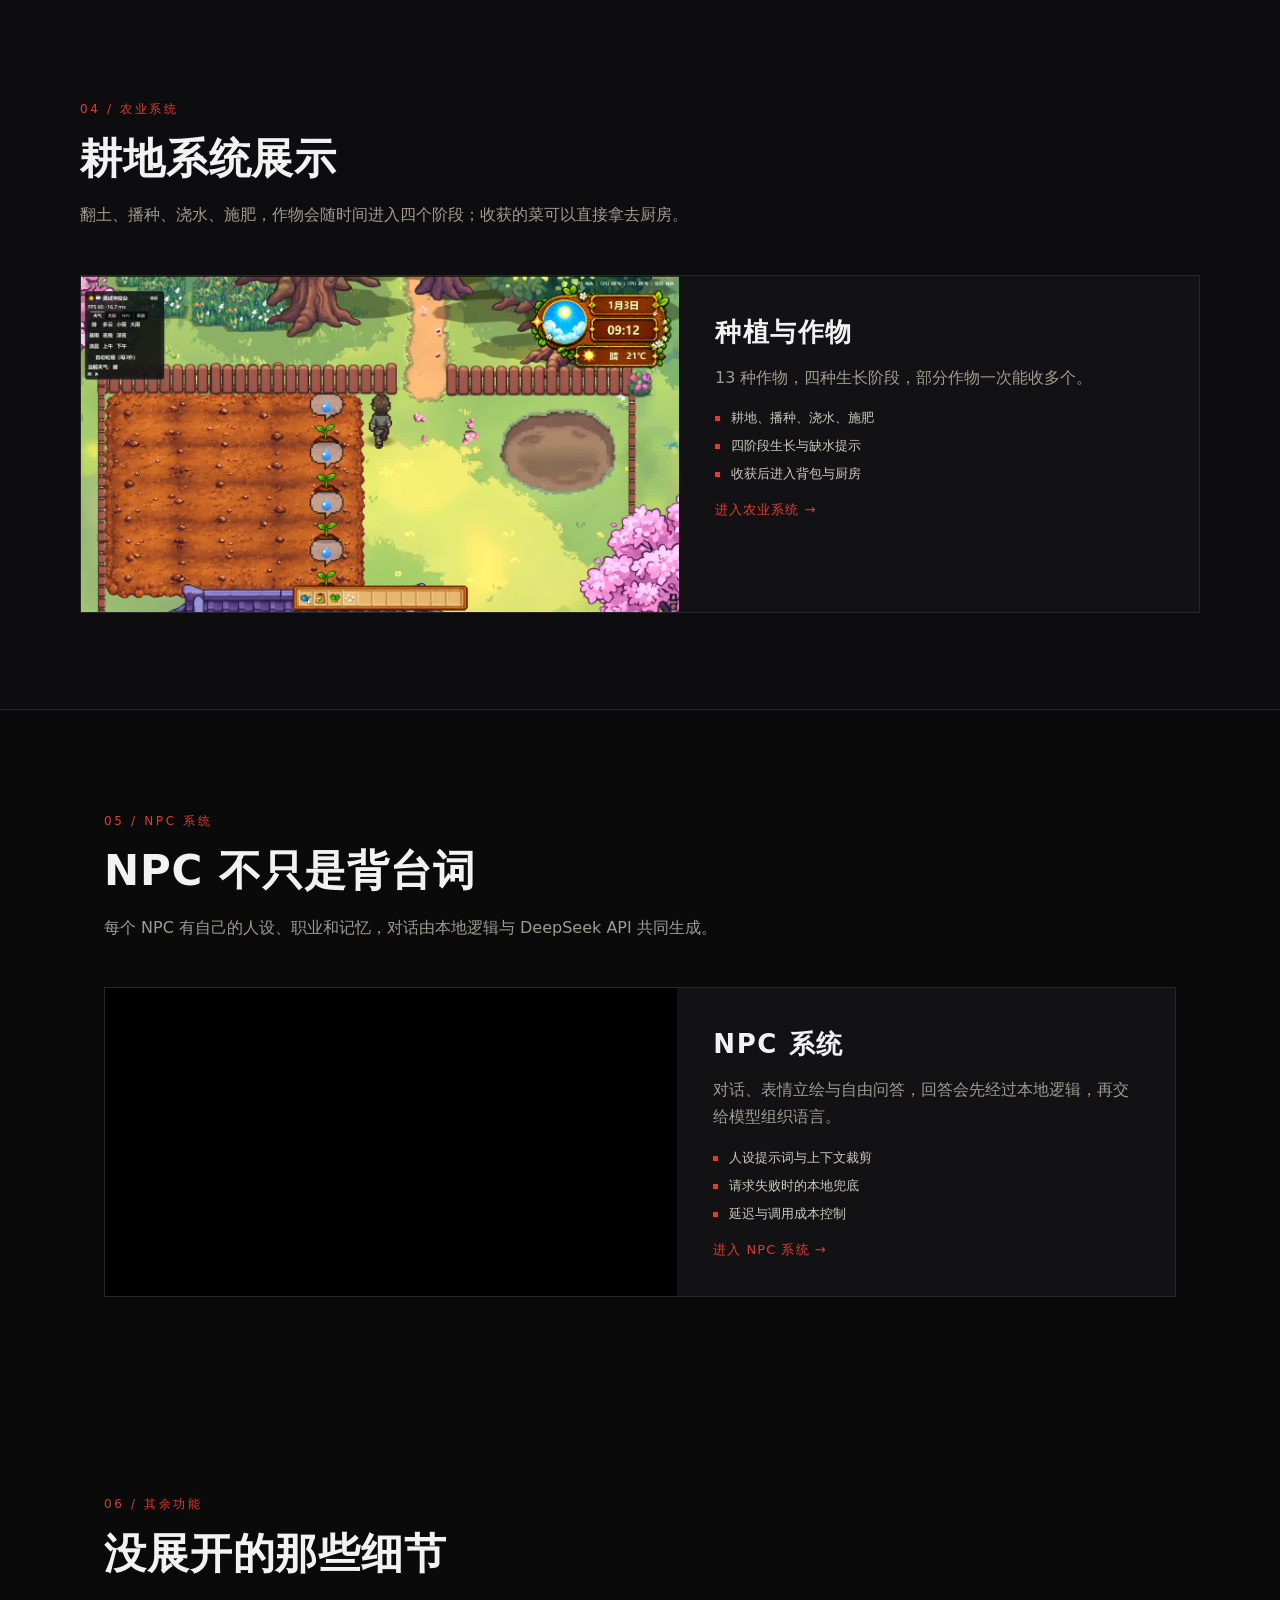
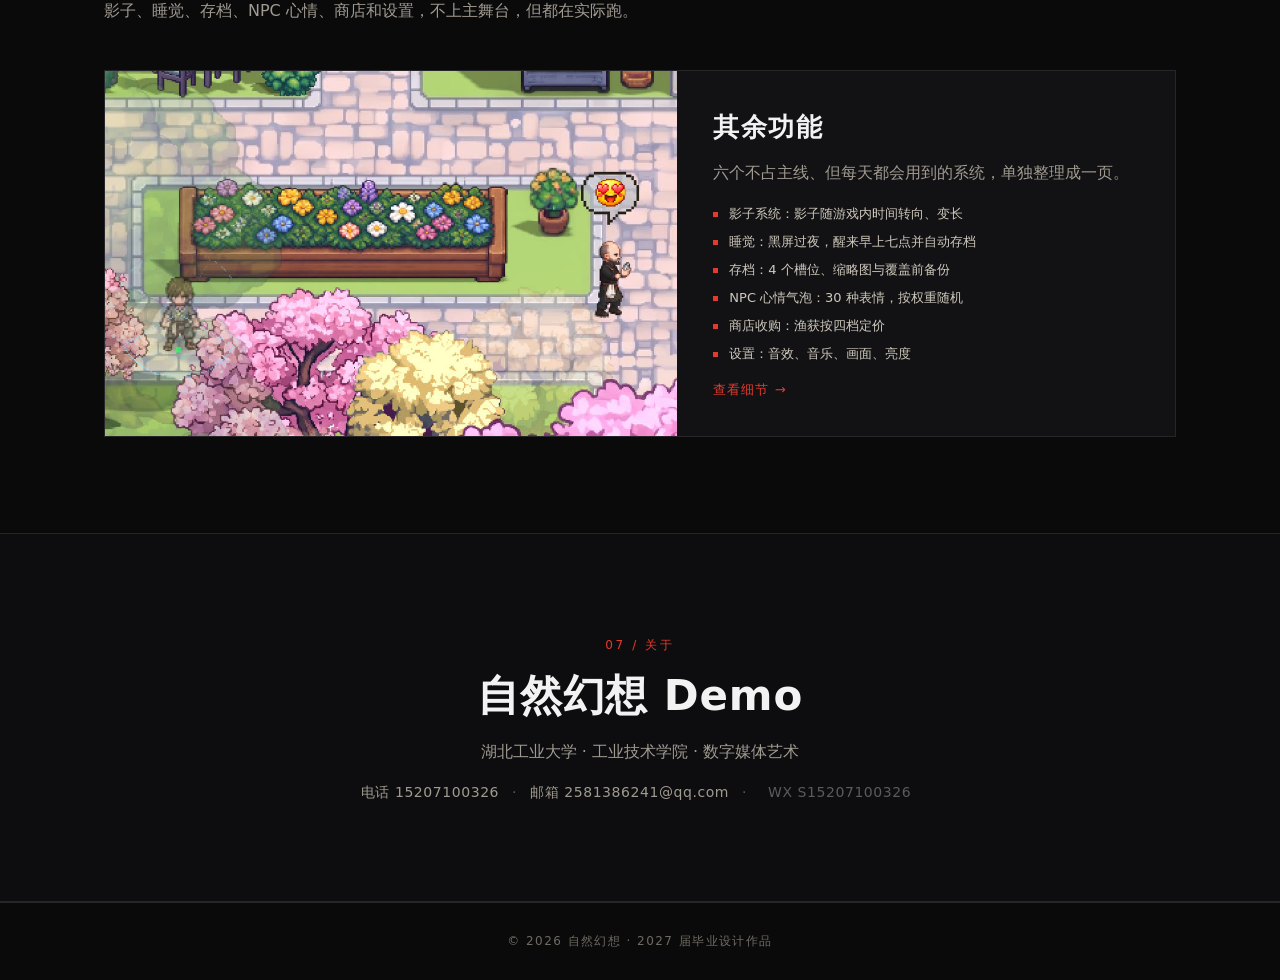
<file: leisure.html>
﻿<!DOCTYPE html>
<html lang="zh-CN">
<head>
<meta charset="UTF-8">
<title>休闲玩法 · 自然幻想</title>
<script>
(function () {
  var h = location.hash;
  if (h === '#cook') location.replace('cook.html');
  else if (h === '#fish') location.replace('fish.html');
  else location.replace('index.html#systems');
})();
</script>
</head>
<body>
<p><a href="cook.html">烹饪</a> · <a href="fish.html">钓鱼</a></p>
<p><a href="index.html#systems">返回首页休闲板块</a></p>
</body>
</html>
</file>
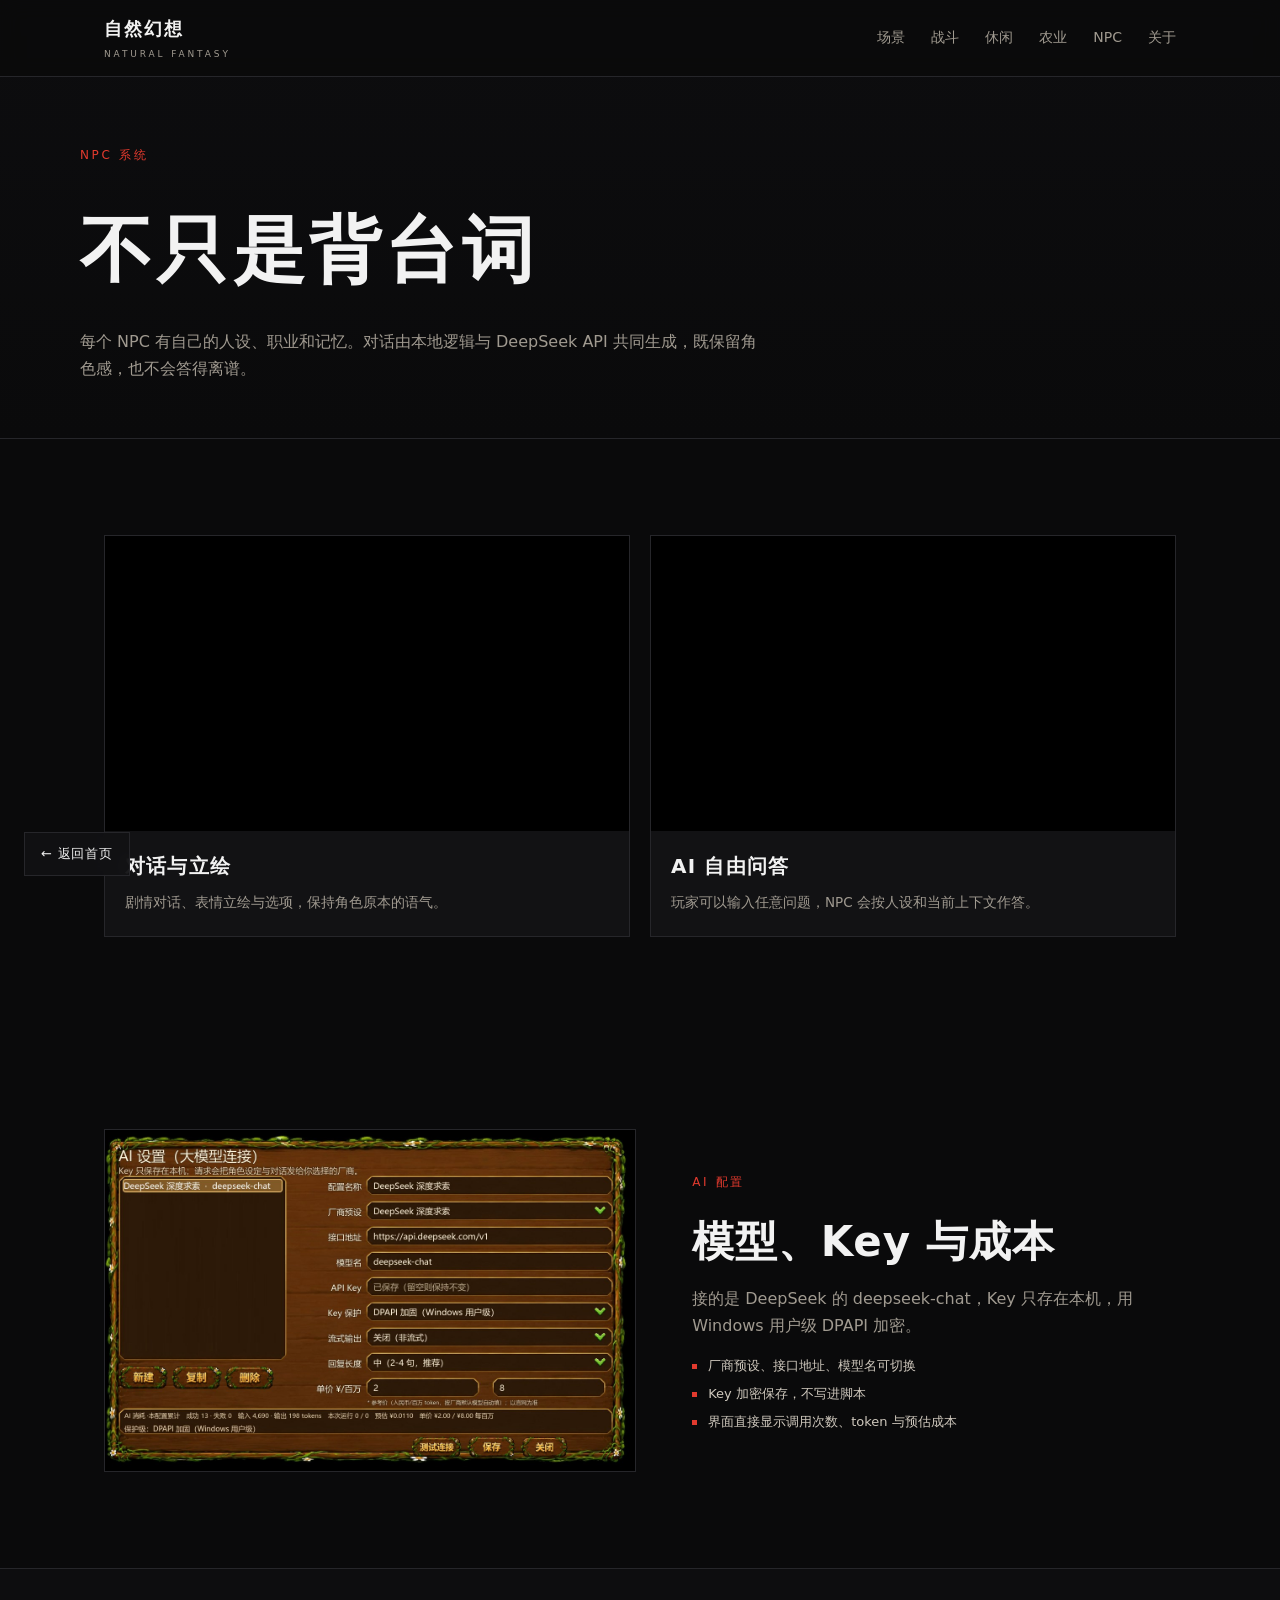
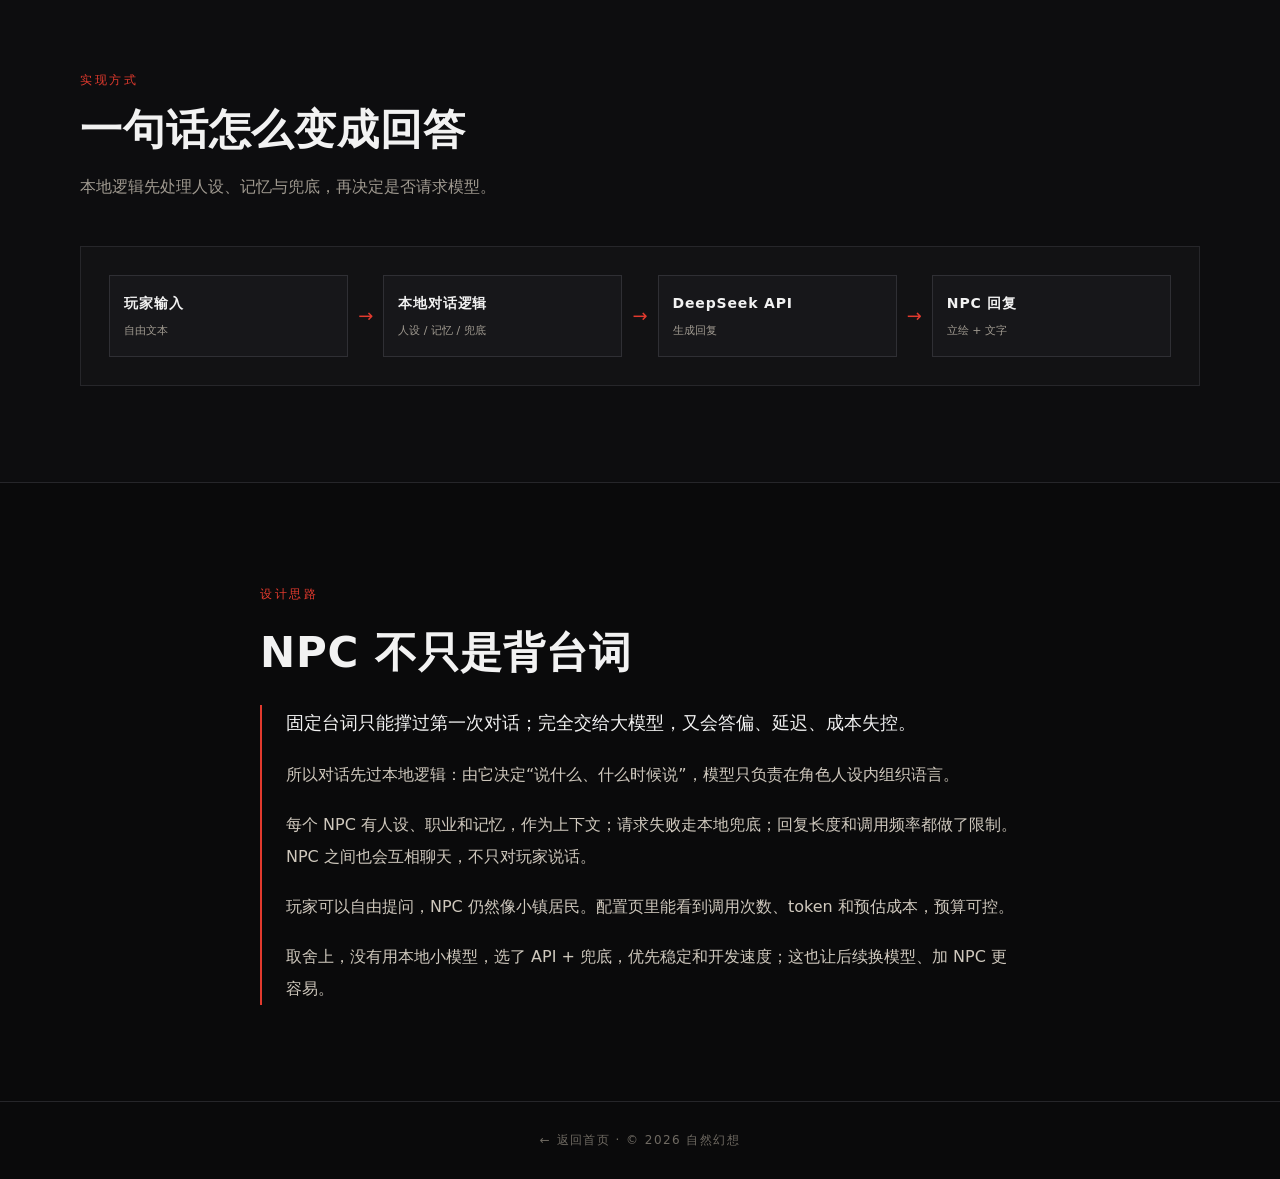
<file: npc.html>
﻿<!DOCTYPE html>
<html lang="zh-CN">
<head>
<meta charset="UTF-8">
<meta name="viewport" content="width=device-width, initial-scale=1.0">
<title>NPC 系统 · 自然幻想</title>
<link rel="stylesheet" href="assets/style.css?v=61">
</head>
<body>

<header class="nav">
  <div class="nav-inner">
    <a class="logo" href="index.html">自然幻想<span>NATURAL FANTASY</span></a>
    <nav class="links">
      <a href="index.html#world">场景</a>
      <a href="combat.html">战斗</a>
      <a href="index.html#systems">休闲</a>
      <a href="planting.html">农业</a>
      <a href="npc.html">NPC</a>
      <a href="index.html#about">关于</a>
    </nav>
  </div>
</header>

<section class="page-head">
  <div class="page-head-inner">
    <span class="tag">NPC 系统</span>
    <h1>不只是背台词</h1>
    <p>每个 NPC 有自己的人设、职业和记忆。对话由本地逻辑与 DeepSeek API 共同生成，既保留角色感，也不会答得离谱。</p>
  </div>
</section>

<section class="section">
  <div class="video-grid">
    <article class="vcard">
      <video src="assets/video/npc_dialog.mp4?v=20261111d" autoplay muted loop playsinline preload="metadata"></video>
      <div class="vcard-body"><h3>对话与立绘</h3><p>剧情对话、表情立绘与选项，保持角色原本的语气。</p></div>
    </article>
    <article class="vcard">
      <video src="assets/video/npc_ai.mp4?v=20261111d" autoplay muted loop playsinline preload="metadata"></video>
      <div class="vcard-body"><h3>AI 自由问答</h3><p>玩家可以输入任意问题，NPC 会按人设和当前上下文作答。</p></div>
    </article>
  </div>
</section>

<section class="section">
  <div class="split">
    <div class="split-media">
      <img src="assets/img/ai_settings.jpg" alt="AI 设置界面">
    </div>
    <div class="split-body">
      <span class="tag">AI 配置</span>
      <h2>模型、Key 与成本</h2>
      <p>接的是 DeepSeek 的 deepseek-chat，Key 只存在本机，用 Windows 用户级 DPAPI 加密。</p>
      <ul class="dots">
        <li>厂商预设、接口地址、模型名可切换</li>
        <li>Key 加密保存，不写进脚本</li>
        <li>界面直接显示调用次数、token 与预估成本</li>
      </ul>
    </div>
  </div>
</section>

<section class="section dark">
  <div class="section-head">
    <span class="tag">实现方式</span>
    <h2>一句话怎么变成回答</h2>
    <p>本地逻辑先处理人设、记忆与兜底，再决定是否请求模型。</p>
  </div>
  <div class="diagram">
    <div class="node"><b>玩家输入</b><span>自由文本</span></div>
    <div class="arrow">→</div>
    <div class="node"><b>本地对话逻辑</b><span>人设 / 记忆 / 兜底</span></div>
    <div class="arrow">→</div>
    <div class="node"><b>DeepSeek API</b><span>生成回复</span></div>
    <div class="arrow">→</div>
    <div class="node"><b>NPC 回复</b><span>立绘 + 文字</span></div>
  </div>
</section>

<section class="section essay">
  <div class="essay-inner">
    <span class="tag">设计思路</span>
    <h2>NPC 不只是背台词</h2>
    <div class="essay-body">
      <p>固定台词只能撑过第一次对话；完全交给大模型，又会答偏、延迟、成本失控。</p>
      <p>所以对话先过本地逻辑：由它决定“说什么、什么时候说”，模型只负责在角色人设内组织语言。</p>
      <p>每个 NPC 有人设、职业和记忆，作为上下文；请求失败走本地兜底；回复长度和调用频率都做了限制。NPC 之间也会互相聊天，不只对玩家说话。</p>
      <p>玩家可以自由提问，NPC 仍然像小镇居民。配置页里能看到调用次数、token 和预估成本，预算可控。</p>
      <p>取舍上，没有用本地小模型，选了 API + 兜底，优先稳定和开发速度；这也让后续换模型、加 NPC 更容易。</p>
    </div>
  </div>
</section>

<footer class="footer">
  <p><a href="index.html">← 返回首页</a> · © 2026 自然幻想</p>
</footer>

<div class="lightbox" id="lightbox" hidden>
  <div class="lightbox-panel">
    <button class="lightbox-close" aria-label="关闭">×</button>
    <video id="lightbox-video" controls playsinline></video>
    <div class="lightbox-cap" id="lightbox-cap"></div>
  </div>
</div>
<script src="assets/video-modal.js?v=20261111m"></script>
<a class="back-fab" href="index.html" aria-label="返回首页">← 返回首页</a>
</body>
</html>
</file>
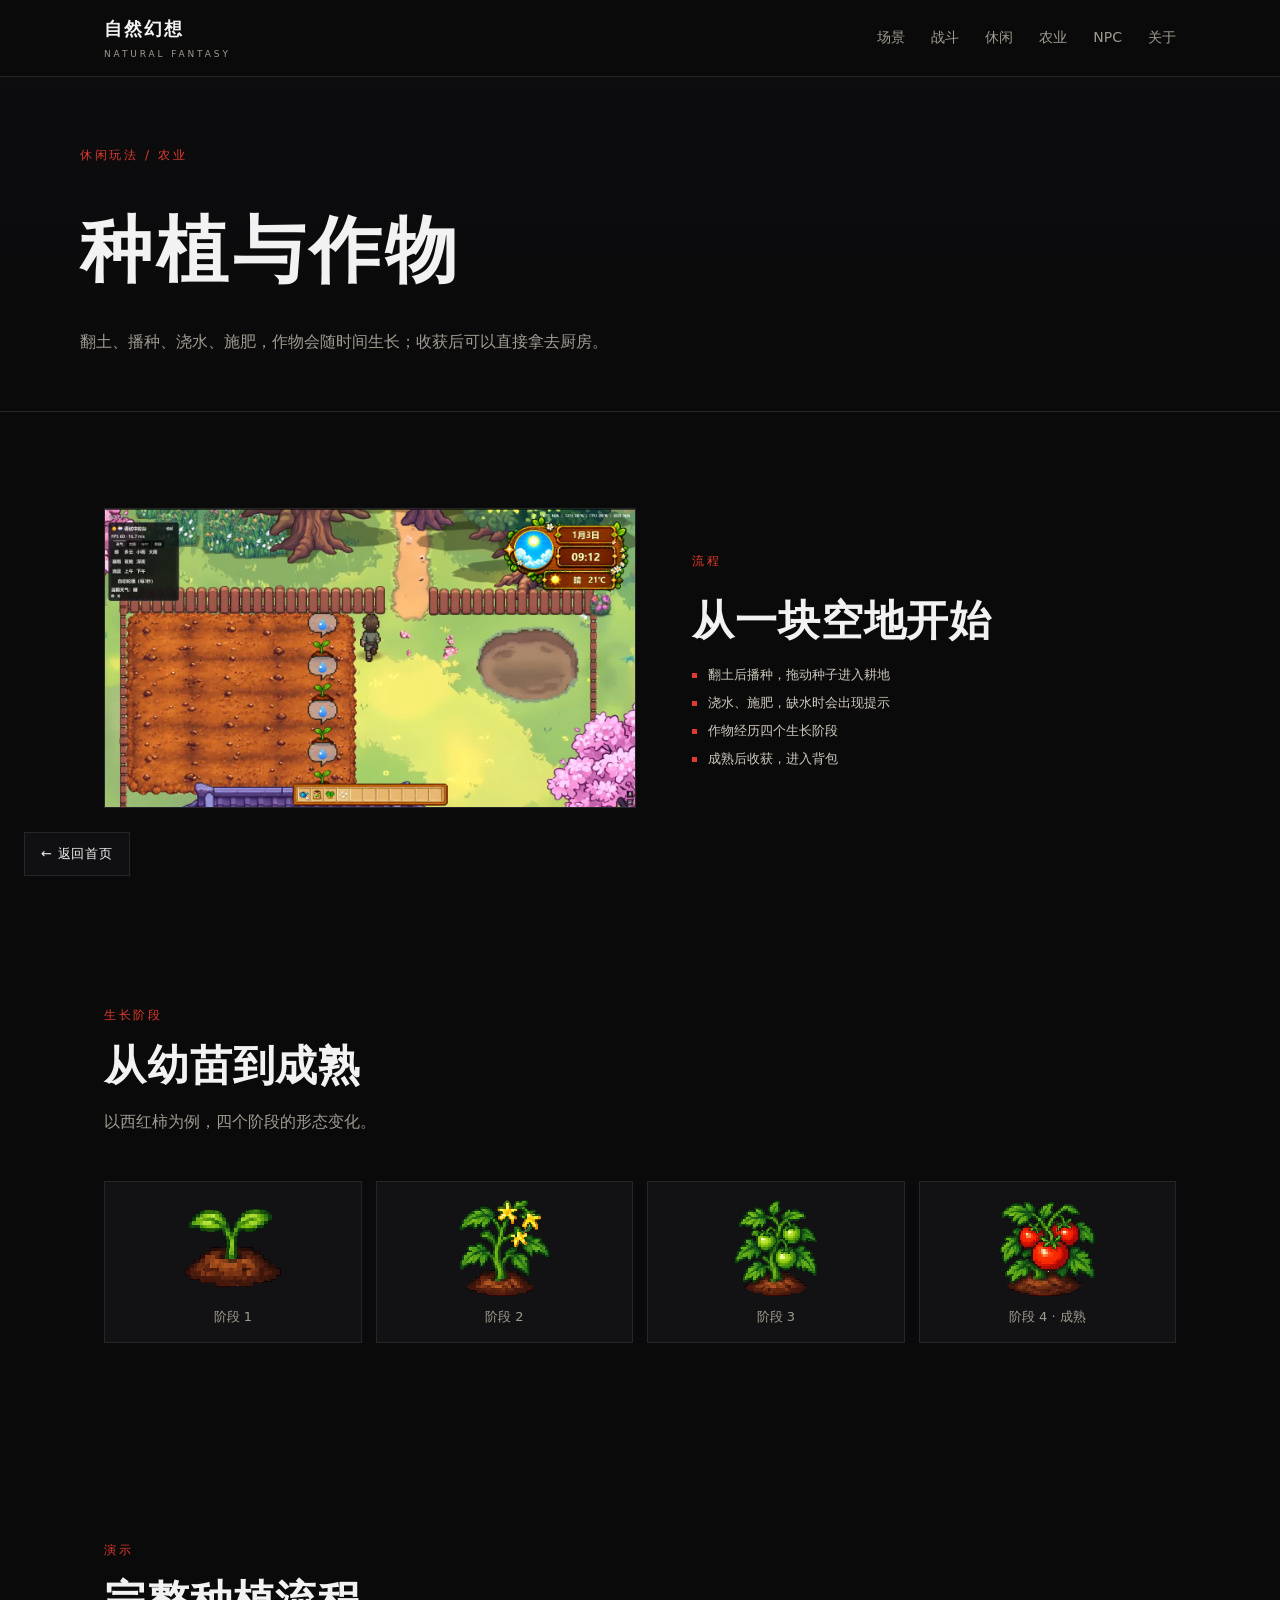
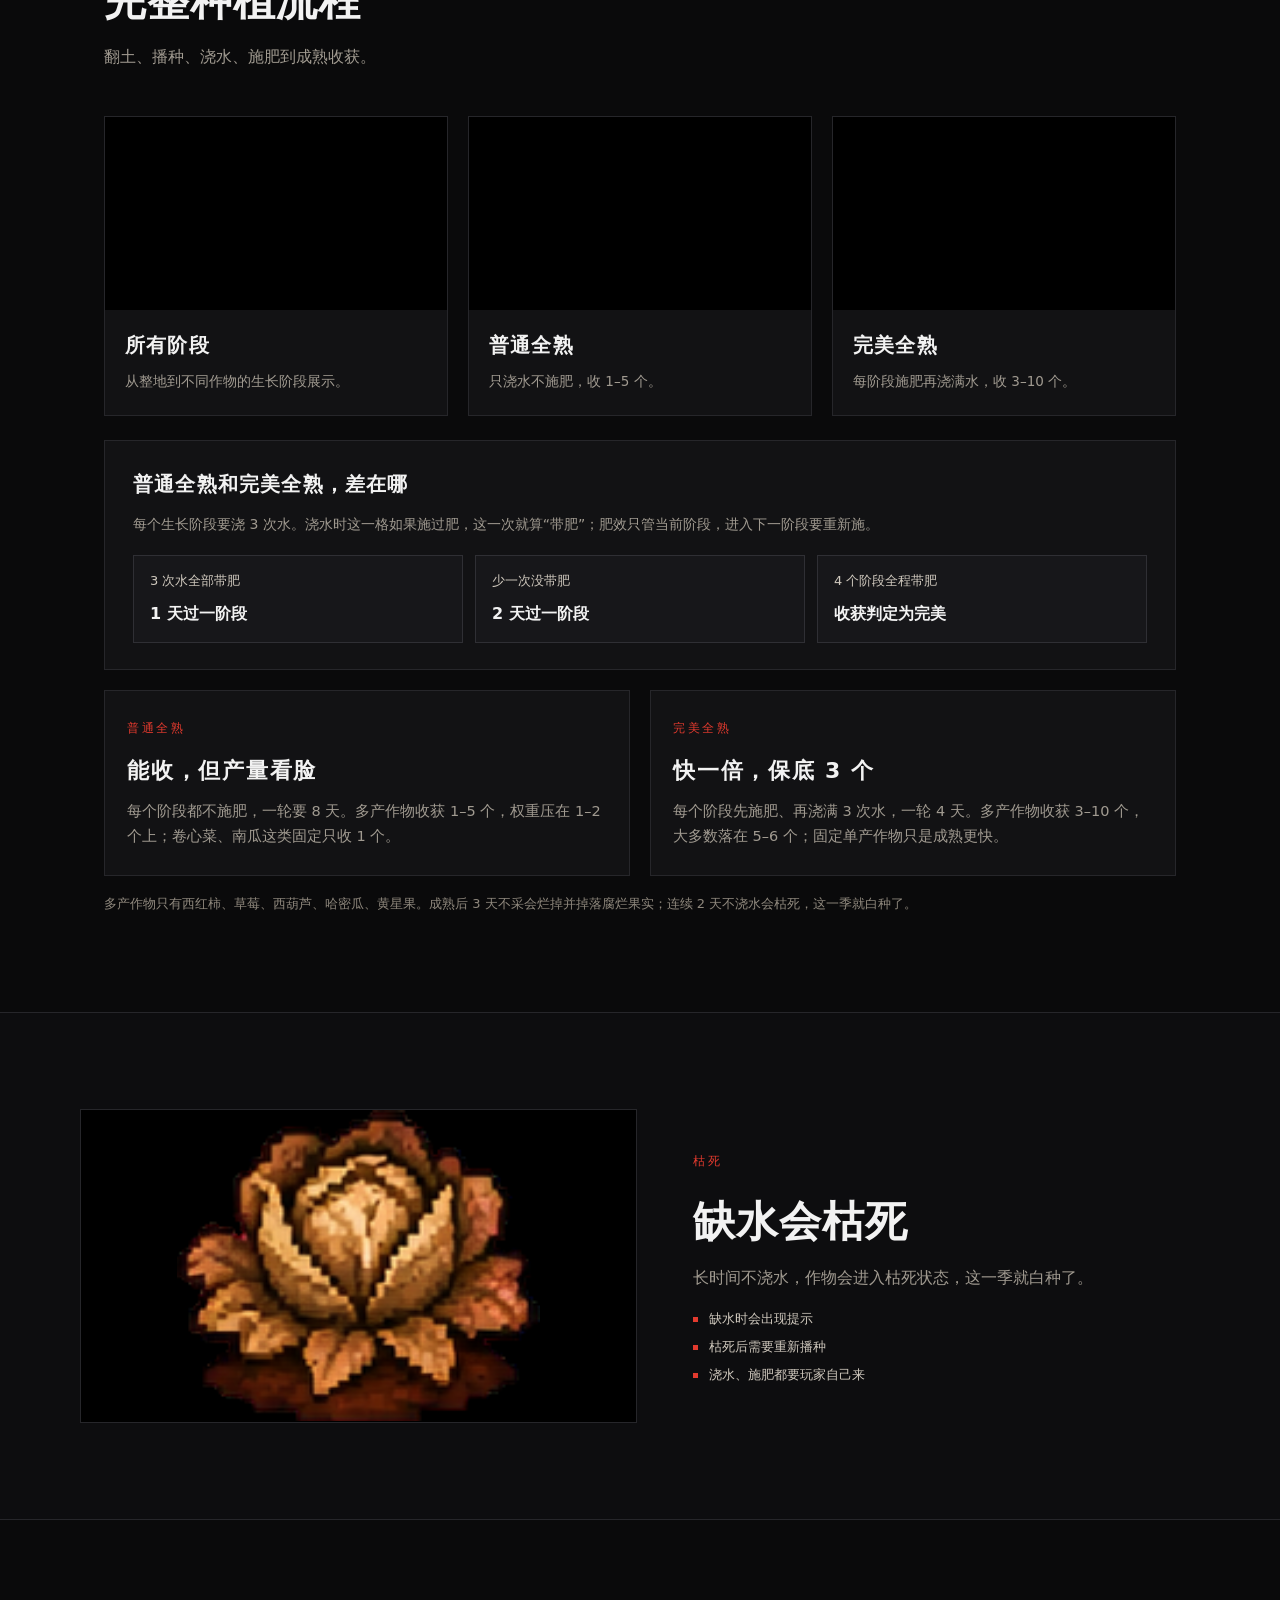
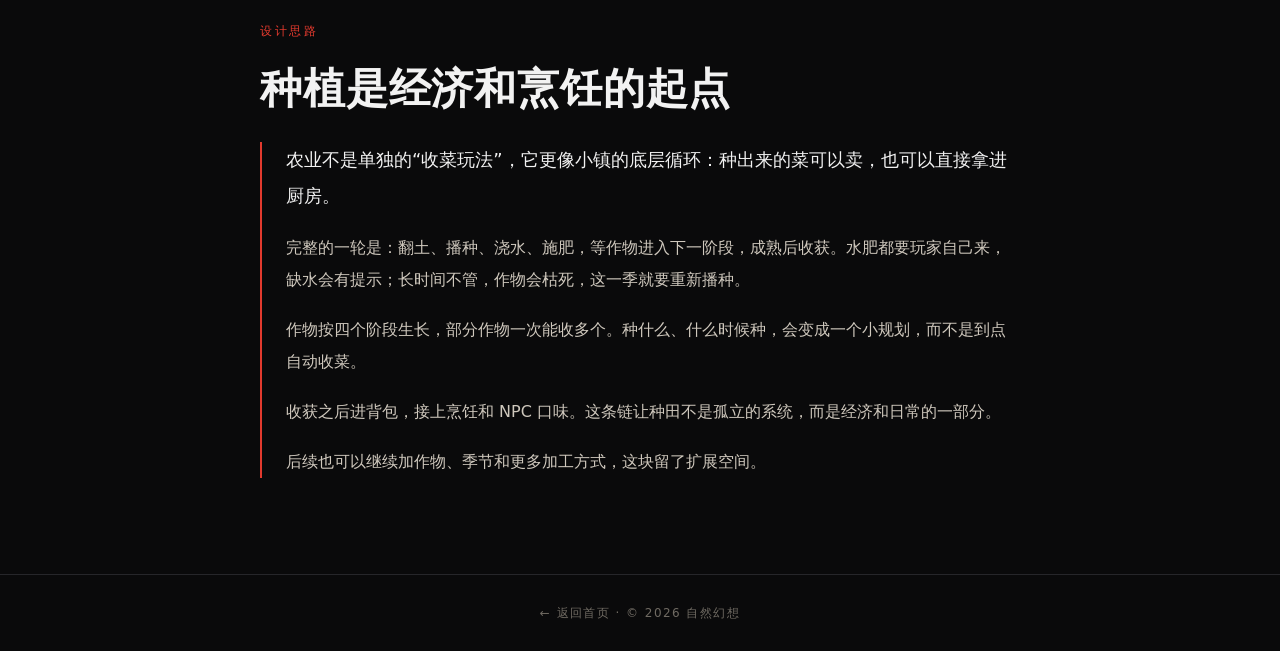
<file: planting.html>
﻿<!DOCTYPE html>
<html lang="zh-CN">
<head>
<meta charset="UTF-8">
<meta name="viewport" content="width=device-width, initial-scale=1.0">
<title>农业系统 · 自然幻想</title>
<link rel="stylesheet" href="assets/style.css?v=61">
</head>
<body>

<header class="nav">
  <div class="nav-inner">
    <a class="logo" href="index.html">自然幻想<span>NATURAL FANTASY</span></a>
    <nav class="links">
      <a href="index.html#world">场景</a>
      <a href="combat.html">战斗</a>
      <a href="index.html#systems">休闲</a>
      <a href="planting.html">农业</a>
      <a href="npc.html">NPC</a>
      <a href="index.html#about">关于</a>
    </nav>
  </div>
</header>

<section class="page-head">
  <div class="page-head-inner">
    <span class="tag">休闲玩法 / 农业</span>
    <h1>种植与作物</h1>
    <p>翻土、播种、浇水、施肥，作物会随时间生长；收获后可以直接拿去厨房。</p>
  </div>
</section>

<section class="section">
  <div class="split">
    <div class="split-media"><img src="assets/img/farm.jpg" alt="农田"></div>
    <div class="split-body">
      <span class="tag">流程</span>
      <h2>从一块空地开始</h2>
      <ul class="dots">
        <li>翻土后播种，拖动种子进入耕地</li>
        <li>浇水、施肥，缺水时会出现提示</li>
        <li>作物经历四个生长阶段</li>
        <li>成熟后收获，进入背包</li>
      </ul>
    </div>
  </div>
</section>



<section class="section">
  <div class="section-head">
    <span class="tag">生长阶段</span>
    <h2>从幼苗到成熟</h2>
    <p>以西红柿为例，四个阶段的形态变化。</p>
  </div>
  <div class="crops stages">
    <figure class="crop"><img src="assets/crops/tomato_1.png" alt="西红柿阶段1"><span>阶段 1</span></figure>
    <figure class="crop"><img src="assets/crops/tomato_2.png" alt="西红柿阶段2"><span>阶段 2</span></figure>
    <figure class="crop"><img src="assets/crops/tomato_3.png" alt="西红柿阶段3"><span>阶段 3</span></figure>
    <figure class="crop"><img src="assets/crops/tomato_4.png" alt="西红柿阶段4"><span>阶段 4 · 成熟</span></figure>
  </div>
</section>

<section class="section">
  <div class="section-head">
    <span class="tag">演示</span>
    <h2>完整种植流程</h2>
    <p>翻土、播种、浇水、施肥到成熟收获。</p>
  </div>
  <div class="video-grid three">
    <article class="vcard">
      <video src="assets/video/farm_stages.mp4?v=20261111d" autoplay muted loop playsinline preload="metadata"></video>
      <div class="vcard-body"><h3>所有阶段</h3><p>从整地到不同作物的生长阶段展示。</p></div>
    </article>
    <article class="vcard">
      <video src="assets/video/farm_mature.mp4?v=20261111d" autoplay muted loop playsinline preload="metadata"></video>
      <div class="vcard-body"><h3>普通全熟</h3><p>只浇水不施肥，收 1–5 个。</p></div>
    </article>
    <article class="vcard">
      <video src="assets/video/farm_perfect.mp4?v=20261111d" autoplay muted loop playsinline preload="metadata"></video>
      <div class="vcard-body"><h3>完美全熟</h3><p>每阶段施肥再浇满水，收 3–10 个。</p></div>
    </article>
  </div>

  <div class="yield-note">
    <h3>普通全熟和完美全熟，差在哪</h3>
    <p>每个生长阶段要浇 3 次水。浇水时这一格如果施过肥，这一次就算“带肥”；肥效只管当前阶段，进入下一阶段要重新施。</p>
    <div class="yield-rules">
      <div><span>3 次水全部带肥</span><b>1 天过一阶段</b></div>
      <div><span>少一次没带肥</span><b>2 天过一阶段</b></div>
      <div><span>4 个阶段全程带肥</span><b>收获判定为完美</b></div>
    </div>
  </div>

  <div class="cards two">
    <article class="card">
      <div class="card-body">
        <span class="tag">普通全熟</span>
        <h3>能收，但产量看脸</h3>
        <p>每个阶段都不施肥，一轮要 8 天。多产作物收获 1–5 个，权重压在 1–2 个上；卷心菜、南瓜这类固定只收 1 个。</p>
      </div>
    </article>
    <article class="card">
      <div class="card-body">
        <span class="tag">完美全熟</span>
        <h3>快一倍，保底 3 个</h3>
        <p>每个阶段先施肥、再浇满 3 次水，一轮 4 天。多产作物收获 3–10 个，大多数落在 5–6 个；固定单产作物只是成熟更快。</p>
      </div>
    </article>
  </div>
  <p class="yield-foot">多产作物只有西红柿、草莓、西葫芦、哈密瓜、黄星果。成熟后 3 天不采会烂掉并掉落腐烂果实；连续 2 天不浇水会枯死，这一季就白种了。</p>
</section>

<section class="section dark">
  <div class="split">
    <div class="split-media crop-single"><video src="assets/video/farm_dead.mp4?v=20261111e" poster="assets/crops/dead.png" autoplay muted loop playsinline preload="metadata"></video></div>
    <div class="split-body">
      <span class="tag">枯死</span>
      <h2>缺水会枯死</h2>
      <p>长时间不浇水，作物会进入枯死状态，这一季就白种了。</p>
      <ul class="dots">
        <li>缺水时会出现提示</li>
        <li>枯死后需要重新播种</li>
        <li>浇水、施肥都要玩家自己来</li>
      </ul>
    </div>
  </div>
</section>

<section class="section essay">
  <div class="essay-inner">
    <span class="tag">设计思路</span>
    <h2>种植是经济和烹饪的起点</h2>
    <div class="essay-body">
      <p>农业不是单独的“收菜玩法”，它更像小镇的底层循环：种出来的菜可以卖，也可以直接拿进厨房。</p>
      <p>完整的一轮是：翻土、播种、浇水、施肥，等作物进入下一阶段，成熟后收获。水肥都要玩家自己来，缺水会有提示；长时间不管，作物会枯死，这一季就要重新播种。</p>
      <p>作物按四个阶段生长，部分作物一次能收多个。种什么、什么时候种，会变成一个小规划，而不是到点自动收菜。</p>
      <p>收获之后进背包，接上烹饪和 NPC 口味。这条链让种田不是孤立的系统，而是经济和日常的一部分。</p>
      <p>后续也可以继续加作物、季节和更多加工方式，这块留了扩展空间。</p>
    </div>
  </div>
</section>

<footer class="footer">
  <p><a href="index.html">← 返回首页</a> · © 2026 自然幻想</p>
</footer>

<div class="lightbox" id="lightbox" hidden>
  <div class="lightbox-panel">
    <button class="lightbox-close" aria-label="关闭">×</button>
    <video id="lightbox-video" controls playsinline></video>
    <div class="lightbox-cap" id="lightbox-cap"></div>
  </div>
</div>
<script src="assets/video-modal.js?v=20261111m"></script>
<div class="imagelightbox" id="imagelightbox" hidden>
  <button class="lightbox-close" aria-label="关闭">×</button>
  <div class="imagelightbox-panel">
    <img id="imagelightbox-img" alt="">
    <div class="lightbox-cap" id="imagelightbox-cap"></div>
  </div>
</div>
<script src="assets/image-modal.js"></script>
<a class="back-fab" href="index.html" aria-label="返回首页">← 返回首页</a>
</body>
</html>
</file>
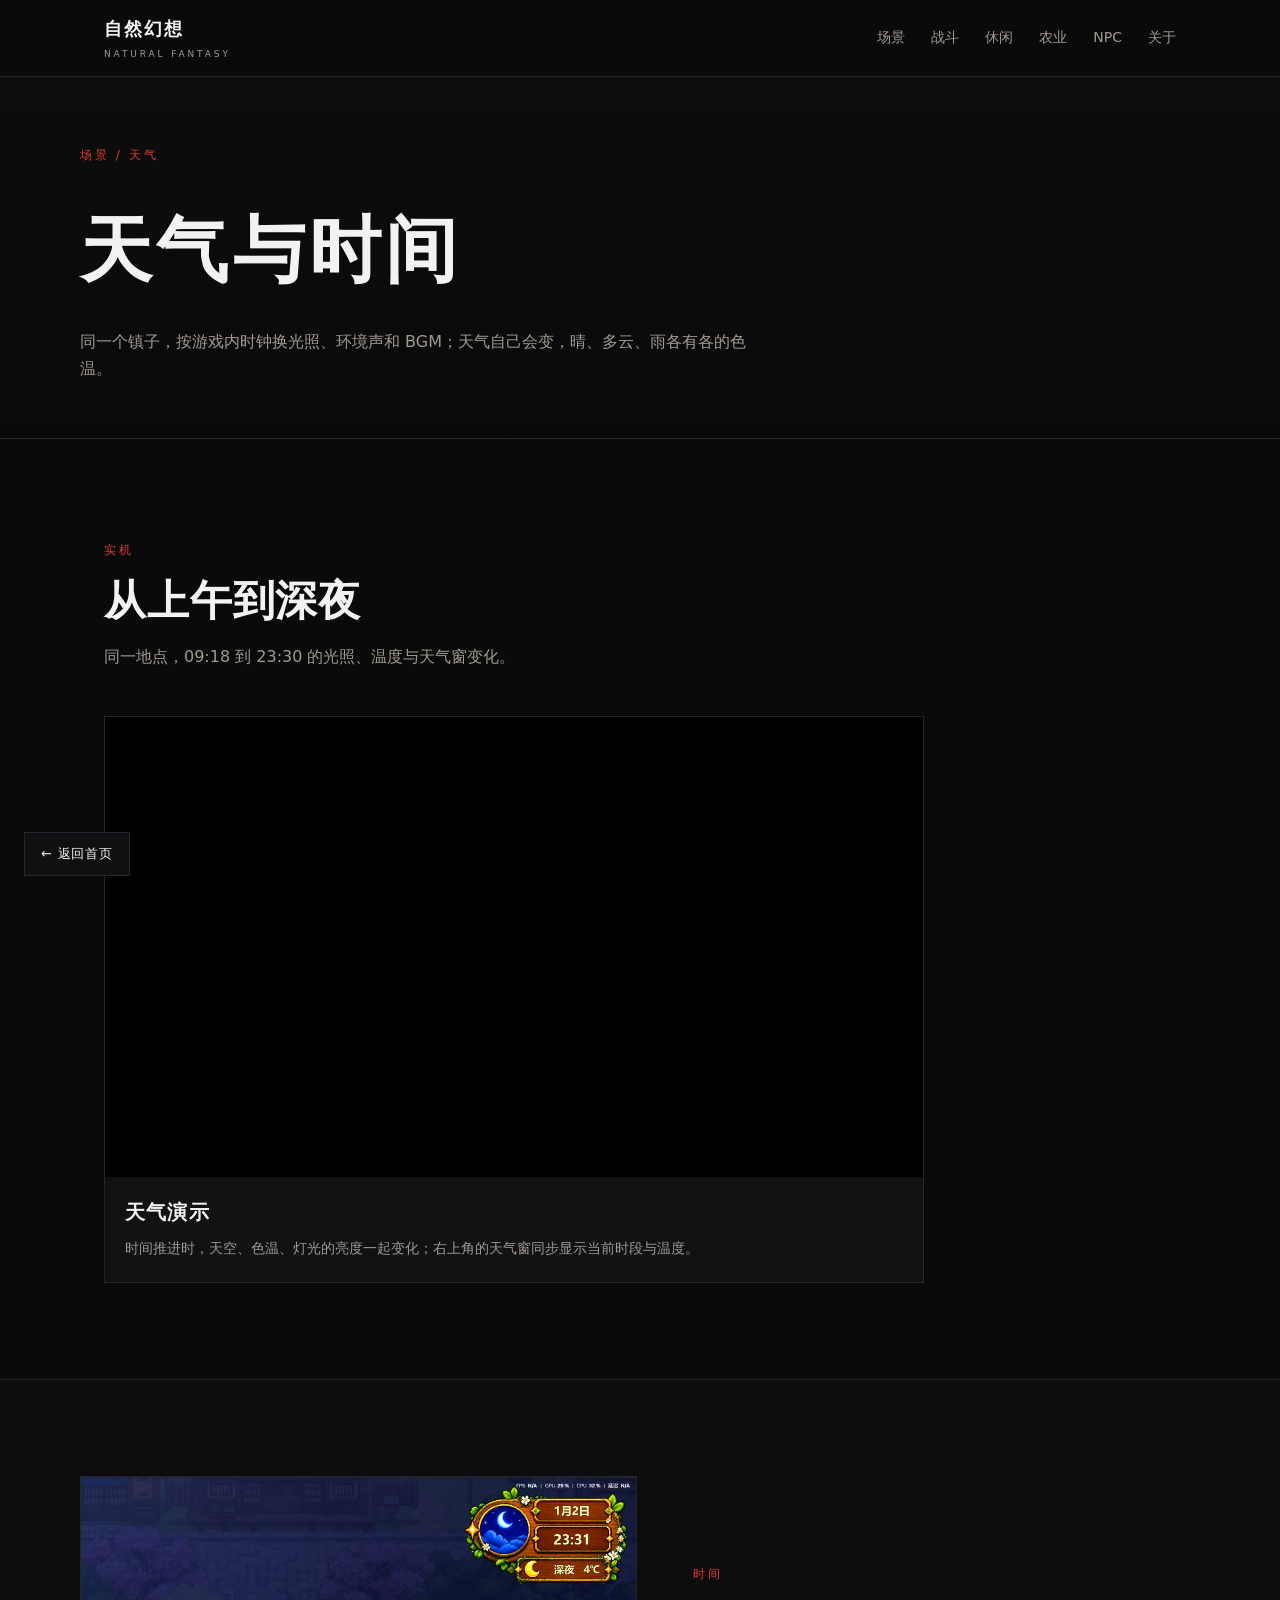
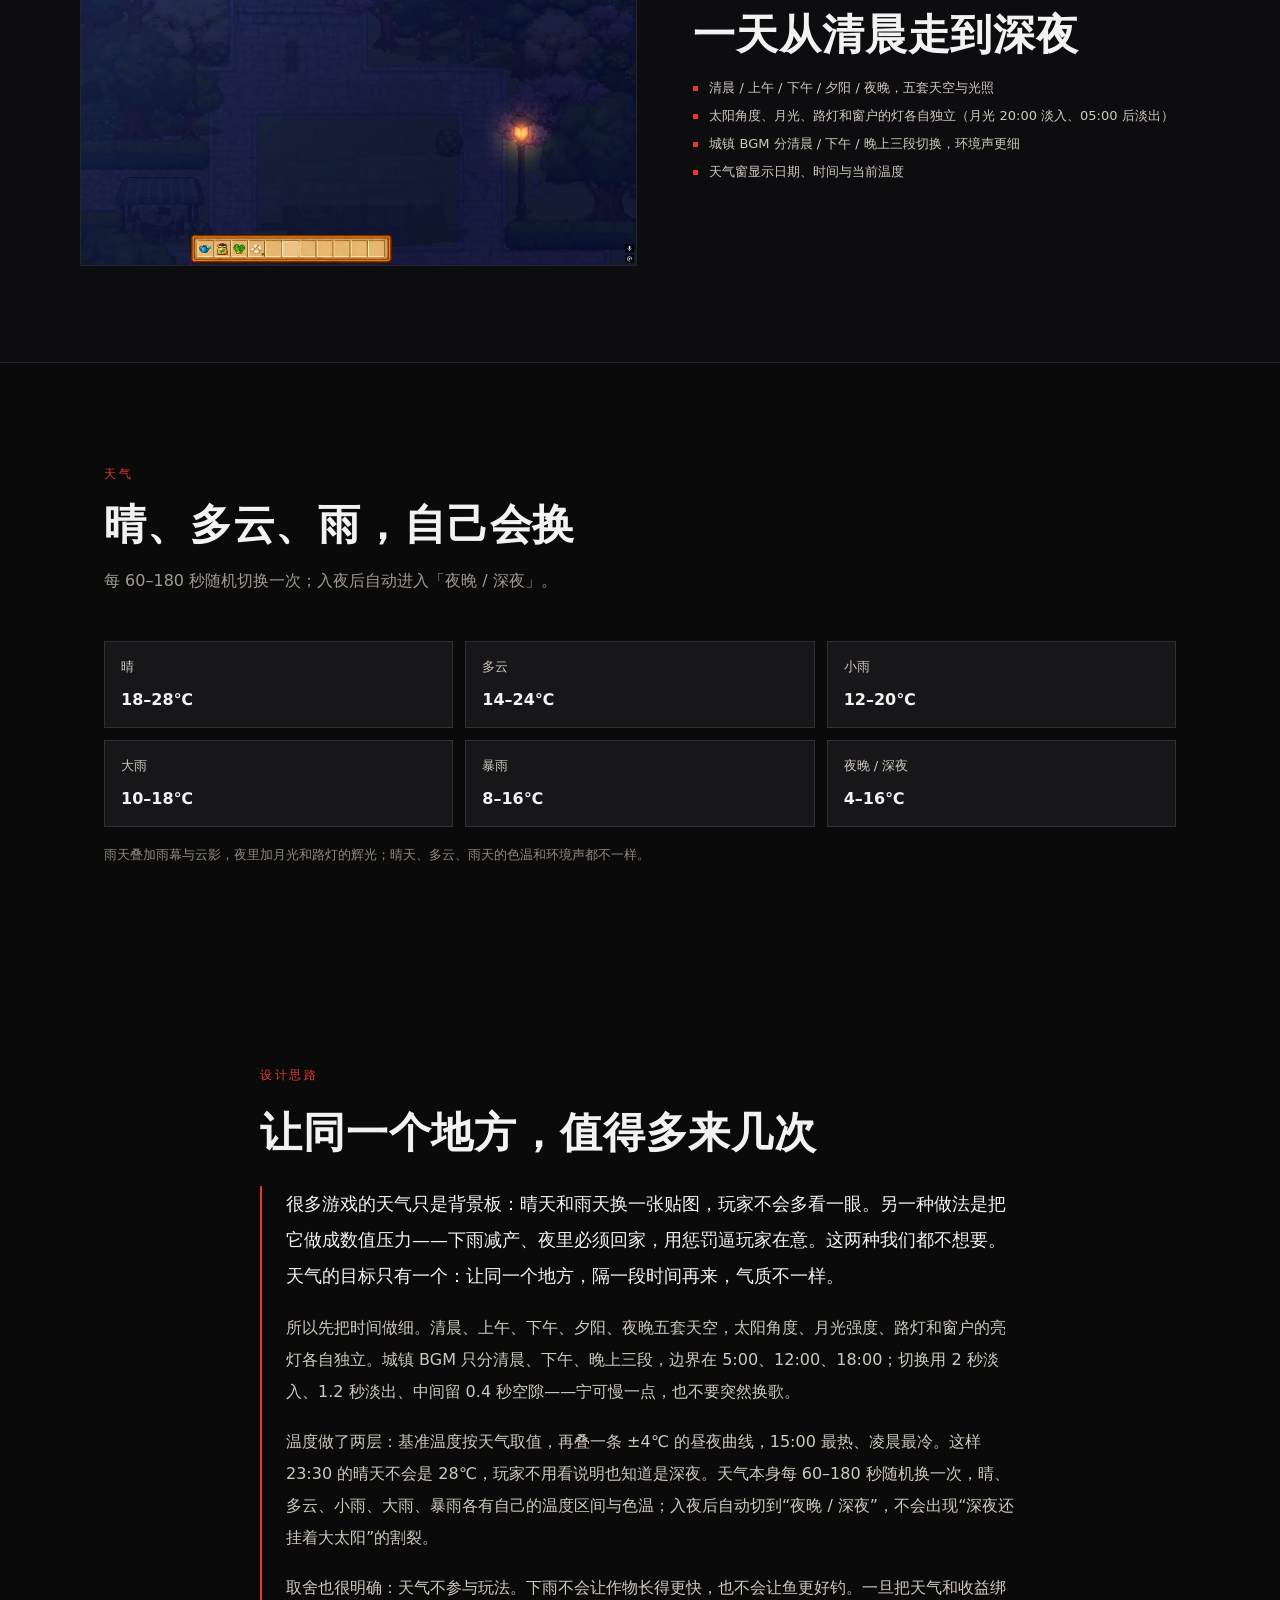
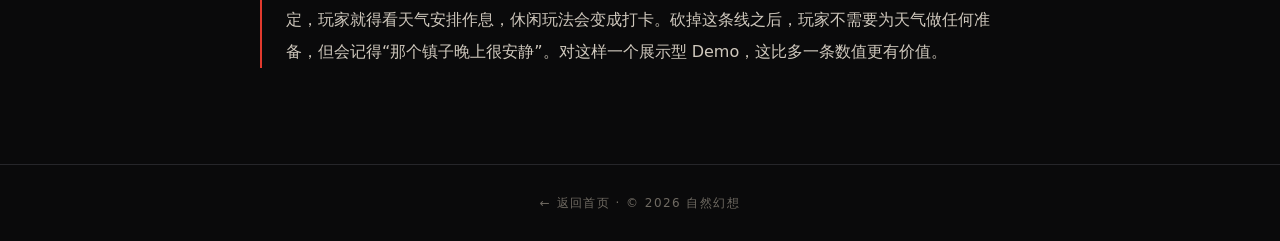
<file: weather.html>
﻿<!DOCTYPE html>
<html lang="zh-CN">
<head>
<meta charset="UTF-8">
<meta name="viewport" content="width=device-width, initial-scale=1.0">
<title>天气与时间 · 自然幻想</title>
<link rel="stylesheet" href="assets/style.css?v=61">
</head>
<body>

<header class="nav">
  <div class="nav-inner">
    <a class="logo" href="index.html">自然幻想<span>NATURAL FANTASY</span></a>
    <nav class="links">
      <a href="index.html#world">场景</a>
      <a href="combat.html">战斗</a>
      <a href="index.html#systems">休闲</a>
      <a href="planting.html">农业</a>
      <a href="npc.html">NPC</a>
      <a href="index.html#about">关于</a>
    </nav>
  </div>
</header>

<section class="page-head">
  <div class="page-head-inner">
    <span class="tag">场景 / 天气</span>
    <h1>天气与时间</h1>
    <p>同一个镇子，按游戏内时钟换光照、环境声和 BGM；天气自己会变，晴、多云、雨各有各的色温。</p>
  </div>
</section>

<section class="section">
  <div class="section-head">
    <span class="tag">实机</span>
    <h2>从上午到深夜</h2>
    <p>同一地点，09:18 到 23:30 的光照、温度与天气窗变化。</p>
  </div>
  <div class="video-grid one">
    <article class="vcard">
      <video src="assets/video/weather_system.mp4?v=20261111a" autoplay muted loop playsinline preload="metadata"></video>
      <div class="vcard-body"><h3>天气演示</h3><p>时间推进时，天空、色温、灯光的亮度一起变化；右上角的天气窗同步显示当前时段与温度。</p></div>
    </article>
  </div>
</section>

<section class="section dark">
  <div class="split">
    <div class="split-media"><img src="assets/img/town_night_crop.jpg" alt="深夜的城镇街道"></div>
    <div class="split-body">
      <span class="tag">时间</span>
      <h2>一天从清晨走到深夜</h2>
      <ul class="dots">
        <li>清晨 / 上午 / 下午 / 夕阳 / 夜晚，五套天空与光照</li>
        <li>太阳角度、月光、路灯和窗户的灯各自独立（月光 20:00 淡入、05:00 后淡出）</li>
        <li>城镇 BGM 分清晨 / 下午 / 晚上三段切换，环境声更细</li>
        <li>天气窗显示日期、时间与当前温度</li>
      </ul>
    </div>
  </div>
</section>

<section class="section">
  <div class="section-head">
    <span class="tag">天气</span>
    <h2>晴、多云、雨，自己会换</h2>
    <p>每 60–180 秒随机切换一次；入夜后自动进入「夜晚 / 深夜」。</p>
  </div>
  <div class="yield-rules">
    <div><span>晴</span><b>18–28℃</b></div>
    <div><span>多云</span><b>14–24℃</b></div>
    <div><span>小雨</span><b>12–20℃</b></div>
    <div><span>大雨</span><b>10–18℃</b></div>
    <div><span>暴雨</span><b>8–16℃</b></div>
    <div><span>夜晚 / 深夜</span><b>4–16℃</b></div>
  </div>
  <p class="yield-foot">雨天叠加雨幕与云影，夜里加月光和路灯的辉光；晴天、多云、雨天的色温和环境声都不一样。</p>
</section>

<section class="section essay">
  <div class="essay-inner">
    <span class="tag">设计思路</span>
    <h2>让同一个地方，值得多来几次</h2>
    <div class="essay-body">
      <p>很多游戏的天气只是背景板：晴天和雨天换一张贴图，玩家不会多看一眼。另一种做法是把它做成数值压力——下雨减产、夜里必须回家，用惩罚逼玩家在意。这两种我们都不想要。天气的目标只有一个：让同一个地方，隔一段时间再来，气质不一样。</p>
      <p>所以先把时间做细。清晨、上午、下午、夕阳、夜晚五套天空，太阳角度、月光强度、路灯和窗户的亮灯各自独立。城镇 BGM 只分清晨、下午、晚上三段，边界在 5:00、12:00、18:00；切换用 2 秒淡入、1.2 秒淡出、中间留 0.4 秒空隙——宁可慢一点，也不要突然换歌。</p>
      <p>温度做了两层：基准温度按天气取值，再叠一条 ±4℃ 的昼夜曲线，15:00 最热、凌晨最冷。这样 23:30 的晴天不会是 28℃，玩家不用看说明也知道是深夜。天气本身每 60–180 秒随机换一次，晴、多云、小雨、大雨、暴雨各有自己的温度区间与色温；入夜后自动切到“夜晚 / 深夜”，不会出现“深夜还挂着大太阳”的割裂。</p>
      <p>取舍也很明确：天气不参与玩法。下雨不会让作物长得更快，也不会让鱼更好钓。一旦把天气和收益绑定，玩家就得看天气安排作息，休闲玩法会变成打卡。砍掉这条线之后，玩家不需要为天气做任何准备，但会记得“那个镇子晚上很安静”。对这样一个展示型 Demo，这比多一条数值更有价值。</p>
    </div>
  </div>
</section>

<footer class="footer">
  <p><a href="index.html">← 返回首页</a> · © 2026 自然幻想</p>
</footer>

<div class="lightbox" id="lightbox" hidden>
  <div class="lightbox-panel">
    <button class="lightbox-close" aria-label="关闭">×</button>
    <video id="lightbox-video" controls playsinline></video>
    <div class="lightbox-cap" id="lightbox-cap"></div>
  </div>
</div>
<script src="assets/video-modal.js?v=20261111m"></script>
<a class="back-fab" href="index.html" aria-label="返回首页">← 返回首页</a>
</body>
</html>
</file>
<file: assets/style.css>
﻿:root{
  --bg:#0a0a0b;
  --panel:#121214;
  --line:#26262a;
  --text:#f2f2f2;
  --grey:#a09a90;
  --red:#e23a2e;
  --gold:#c9a86a;
  --max:1120px;
}
*{box-sizing:border-box;margin:0;padding:0}
html{scroll-behavior:smooth}
body{
  color:var(--text);
  font-family:"Noto Sans SC","Microsoft YaHei",system-ui,sans-serif;
  line-height:1.7;-webkit-font-smoothing:antialiased;
  background:var(--bg);
  background-attachment:fixed;
}
img{display:block;max-width:100%}
a{color:inherit;text-decoration:none}

.nav{position:fixed;top:0;left:0;right:0;z-index:20;background:rgba(10,10,11,.72);backdrop-filter:blur(10px);border-bottom:1px solid var(--line)}
.nav-inner{max-width:var(--max);margin:0 auto;padding:14px 24px;display:flex;align-items:center;justify-content:space-between}
.logo{font-weight:800;letter-spacing:.12em;font-size:18px}
.logo span{display:block;font-size:9px;letter-spacing:.32em;color:var(--grey);font-weight:400;margin-top:2px}
.links{display:flex;gap:26px;font-size:14px;color:var(--grey)}
.links a:hover{color:var(--red)}

.hero{position:relative;min-height:92vh;display:flex;align-items:center;overflow:hidden;color:#f7efe0}
.hero-bg{position:absolute;inset:0;background-size:cover;background-position:center 45%;transform:scale(1.06);filter:saturate(1.08) brightness(1.05)}
.hero-mask{position:absolute;inset:0;background:linear-gradient(90deg,rgba(20,15,12,.92) 0%,rgba(20,15,12,.66) 34%,rgba(20,15,12,.2) 68%,rgba(20,15,12,0) 100%),linear-gradient(0deg,var(--bg) 0%,transparent 42%),linear-gradient(180deg,rgba(20,15,12,.5) 0%,transparent 16%)}
.hero-inner{position:relative;max-width:var(--max);margin:0 auto;padding:120px 24px 80px;width:100%}
.eyebrow{color:var(--gold);font-size:13px;letter-spacing:.18em;margin-bottom:18px}
.hero .eyebrow{color:#efd9a6}
.hero h1{font-size:clamp(56px,9vw,110px);line-height:1;letter-spacing:.06em;font-weight:900}
.hero-en{margin-top:16px;font-size:14px;letter-spacing:.55em;color:var(--gold);text-transform:uppercase}
.lead{margin-top:26px;font-size:19px;color:#d8d2c8;max-width:560px}
.hero-actions{display:flex;gap:14px;margin-top:36px}
.btn{display:inline-block;padding:12px 26px;font-size:14px;letter-spacing:.08em;border:1px solid var(--line);transition:.2s}
.btn.primary{background:var(--red);border-color:var(--red);color:#fff}
.btn.primary:hover{background:#f04a3d}
.btn.ghost:hover{border-color:var(--red);color:var(--red)}
.hero-scroll{position:absolute;bottom:26px;left:50%;transform:translateX(-50%);font-size:11px;letter-spacing:.3em;color:#e8dcc4}

.section{max-width:var(--max);margin:0 auto;padding:96px 24px}
.section.dark{max-width:none;background:#0d0d0f;border-top:1px solid var(--line);border-bottom:1px solid var(--line)}
.section.dark > *{max-width:var(--max);margin-left:auto;margin-right:auto}
.section-head{max-width:720px;margin-bottom:46px}
.tag{display:inline-block;color:var(--red);font-size:12px;letter-spacing:.22em;margin-bottom:14px}
h2{font-size:clamp(28px,3.4vw,42px);line-height:1.25;letter-spacing:.02em}
.section-head p{margin-top:16px;color:var(--grey)}
.video-frame{position:relative;width:100%;aspect-ratio:16/9;border:1px solid var(--line);background:#000;overflow:hidden}
.video-frame iframe{position:absolute;inset:0;width:100%;height:100%;border:0;display:block}
.video-frame{cursor:pointer}
.video-frame img{position:absolute;inset:0;width:100%;height:100%;object-fit:cover;display:block}
.video-play{position:absolute;left:50%;top:50%;transform:translate(-50%,-50%);width:76px;height:76px;border-radius:50%;background:rgba(200,32,32,.92);box-shadow:0 0 0 1px rgba(255,255,255,.35);z-index:2;transition:transform .2s,background .2s}
.video-play::after{content:"";position:absolute;left:54%;top:50%;transform:translate(-50%,-50%);border-style:solid;border-width:13px 0 13px 21px;border-color:transparent transparent transparent #fff}
.video-frame:hover .video-play{transform:translate(-50%,-50%) scale(1.06);background:rgba(225,38,38,.98)}

.world-grid{display:grid;grid-template-columns:2fr 1fr;gap:18px}
.shot{position:relative;overflow:hidden;border:1px solid var(--line);background:#000}
.shot.wide{grid-row:span 2}
.shot img{width:100%;height:100%;object-fit:cover;transition:transform .6s}
.shot video{width:100%;height:100%;object-fit:contain;background:#000;display:block;transition:transform .6s}
.shot:hover video{transform:scale(1.02)}
.shot-hit{position:absolute;inset:0;z-index:1}
.shot-badge{position:absolute;right:12px;bottom:54px;z-index:2;padding:6px 10px;background:rgba(20,15,12,.74);border:1px solid rgba(255,255,255,.24);color:#fff;font-size:12px;letter-spacing:.08em;pointer-events:none}

.wave-note{border:1px solid var(--line);background:var(--panel);padding:18px 18px 16px;display:flex;flex-direction:column;justify-content:center}
.wave-note .tag{margin-bottom:4px;font-size:11px}
.wave-note h3{font-size:16px;letter-spacing:.06em}
.wave-note p{font-size:12px;color:var(--grey);line-height:1.7;margin-top:6px}
.wave-note .dots{margin-top:8px;font-size:11.5px}
.wave-note .dots li{margin-top:4px}
.shot-video{cursor:pointer}
.play-badge{position:absolute;left:50%;top:50%;transform:translate(-50%,-50%);display:flex;align-items:center;gap:9px;padding:10px 16px;background:rgba(20,15,12,.74);border:1px solid rgba(255,255,255,.28);color:#fff;font-size:13px;letter-spacing:.1em;pointer-events:none}
.play-badge::before{content:"";width:0;height:0;border-left:10px solid #fff;border-top:6px solid transparent;border-bottom:6px solid transparent}
.world-note{margin-top:16px;font-size:13px;color:#8f887d;line-height:1.9}
.world-note a{color:var(--red);border-bottom:1px solid rgba(226,58,46,.45);padding-bottom:1px;transition:color .2s,border-color .2s}
.world-note a:hover{color:#ff6a5d;border-color:#ff6a5d}
.stat-bar{display:flex;align-items:center;gap:16px;margin-top:14px;font-size:13px;color:#8f887d}
.stat-num{color:#e6e0d6;font-variant-numeric:tabular-nums}
.like-btn{display:inline-flex;align-items:center;gap:7px;background:transparent;border:1px solid var(--line);color:#cfc9bf;padding:6px 14px;border-radius:999px;cursor:pointer;font:inherit;font-size:13px;transition:border-color .2s,color .2s,background .2s}
.like-btn:hover{border-color:var(--red);color:#fff}
.like-btn .heart{color:var(--red);font-size:15px;line-height:1}
.like-btn[aria-pressed=true]{border-color:var(--red);color:#fff;background:rgba(226,58,46,.12);cursor:default}
.nav-stats{display:flex;align-items:center;gap:12px;font-size:12.5px;color:#8f887d;white-space:nowrap}
.nav-stats .stat-num{color:#e6e0d6}
.nav-stats .like-btn{padding:4px 10px;font-size:12.5px;gap:6px}
.nav-stats .like-btn .heart{font-size:14px}
@media(max-width:900px){.nav-stats .stat{display:none}.nav-stats{gap:8px}}
@media(max-width:680px){.links{gap:16px;font-size:13px}}
.shot:hover img{transform:scale(1.03)}
.shot figcaption{position:absolute;left:0;right:0;bottom:0;padding:14px 16px;font-size:13px;color:#e6e0d6;background:linear-gradient(0deg,rgba(0,0,0,.8),transparent)}

.cards{display:grid;grid-template-columns:repeat(3,1fr);gap:20px}
.card{background:var(--panel);border:1px solid var(--line);overflow:hidden;display:flex;flex-direction:column}
.card-link{transition:border-color .2s,transform .2s}
.card-link:hover{border-color:var(--red);transform:translateY(-2px)}
.card-cta{display:inline-block;margin-top:14px;color:var(--red);font-size:13px;letter-spacing:.08em}
.card-media{aspect-ratio:16/10;background:#000;overflow:hidden}
.card-media img{width:100%;height:100%;object-fit:cover}
.card-media video{width:100%;height:100%;object-fit:cover;display:block;background:#000}
.card-body{padding:22px 22px 26px}
.card-body h3{font-size:22px;letter-spacing:.08em}
.card-body p{color:var(--grey);font-size:14.5px;margin-top:10px}
.dots{list-style:none;margin-top:16px;font-size:13px;color:#cfc8bd}
.dots li{position:relative;padding-left:16px;margin-top:6px}
.dots li::before{content:"";position:absolute;left:0;top:9px;width:5px;height:5px;background:var(--red)}

.monsters{display:grid;grid-template-columns:repeat(4,1fr);gap:18px}
.monster{border:1px solid var(--line);background:var(--panel)}
.monster-media{aspect-ratio:16/9;display:flex;align-items:center;justify-content:center;background:#141416;border-bottom:1px solid var(--line);overflow:hidden;color:#5f594f;font-size:12px;letter-spacing:.08em}
.monster-media img{width:100%;height:100%;object-fit:cover}
.monster-media video{width:100%;height:100%;object-fit:contain;background:#141416}
.monster-body{padding:16px 18px 20px}
.monster-body h3{font-size:17px;letter-spacing:.06em}
.monster-body p{font-size:12.5px;color:var(--grey);margin-top:6px}

.page-head{padding:140px 24px 56px;border-bottom:1px solid var(--line);background:linear-gradient(180deg,#0d0d0f,#0a0a0b)}
.page-head-inner{max-width:var(--max);margin:0 auto}
.page-head h1{font-size:clamp(40px,6vw,72px);letter-spacing:.06em;margin-top:10px}
.page-head p{margin-top:16px;color:var(--grey);max-width:680px}

.video-grid{display:grid;grid-template-columns:repeat(2,1fr);gap:20px}
.video-grid.one{grid-template-columns:1fr;max-width:820px}
.video-grid.three{grid-template-columns:repeat(3,1fr)}
.vcard{position:relative;border:1px solid var(--line);background:var(--panel);overflow:hidden}
.vbadge{position:absolute;top:10px;right:10px;z-index:2;padding:4px 8px;background:rgba(226,58,46,.92);color:#fff;font-size:11px;letter-spacing:.08em}
.vcard video{width:100%;display:block;aspect-ratio:16/9;object-fit:contain;background:#000}
.vcard-body{padding:18px 20px 22px}
.vcard h3{font-size:20px;letter-spacing:.06em}
.vcard p{font-size:13.5px;color:var(--grey);margin-top:8px}
.vcard-media-ph{aspect-ratio:16/9;display:flex;align-items:center;justify-content:center;background:#141416;color:#5f594f;font-size:13px;letter-spacing:.1em;border-bottom:1px solid var(--line)}

.feature{display:grid;grid-template-columns:1.15fr 1fr;border:1px solid var(--line);background:var(--panel);overflow:hidden;transition:border-color .2s}
.feature:hover{border-color:var(--red)}
.feature-media{background:#000}
.feature-media img{width:100%;height:100%;object-fit:cover;display:block}
.feature-media video{width:100%;height:100%;object-fit:contain;display:block;background:#000}
.feature-body{padding:34px 36px}
.feature-body h3{font-size:26px;letter-spacing:.06em}
.feature-body p{color:var(--grey);margin-top:10px}
.cards.two{grid-template-columns:repeat(2,1fr)}

.split{display:grid;grid-template-columns:1.1fr 1fr;gap:56px;align-items:center}.split-media img{border:1px solid var(--line)}
.diagram{display:flex;align-items:center;gap:10px;flex-wrap:wrap;padding:28px;border:1px solid var(--line);background:var(--panel)}
.node{flex:1 1 130px;padding:16px 14px;border:1px solid #2f2f34;background:#17171a}
.node b{display:block;font-size:14px;letter-spacing:.06em}
.node span{display:block;margin-top:6px;font-size:11px;color:var(--grey)}
.arrow{color:var(--red);font-size:18px}
.split-body h2{margin:10px 0 16px}
.split-body p{color:var(--grey)}

.about{text-align:center}
.about .section-head{margin:0 auto}
.contact{margin-top:14px;font-size:14px;color:var(--grey);letter-spacing:.04em}
.contact span{margin:0 8px;color:#5a5a60}
.contact a:hover{color:var(--red)}
.credits{margin-top:16px;color:var(--gold);letter-spacing:.2em}
.back-fab{position:fixed;left:24px;bottom:24px;z-index:60;display:inline-flex;align-items:center;gap:8px;padding:10px 16px;background:rgba(18,18,20,.92);border:1px solid var(--line);color:var(--text);font-size:13px;letter-spacing:.06em;backdrop-filter:blur(8px);transition:border-color .2s,color .2s}
.back-fab:hover{border-color:var(--red);color:var(--red)}
@media (max-width:560px){.back-fab{left:14px;bottom:14px;padding:9px 13px;font-size:12px}}
.footer{border-top:1px solid var(--line);padding:28px 24px;text-align:center;color:#6f6a62;font-size:12px;letter-spacing:.12em}

.lightbox{position:fixed;inset:0;z-index:100;background:rgba(0,0,0,.9);display:flex;align-items:center;justify-content:center;padding:24px}
.lightbox[hidden]{display:none}
.lightbox-panel{position:relative;width:min(900px,92vw)}
.lightbox-panel video{width:100%;display:block;aspect-ratio:16/9;max-height:78vh;object-fit:contain;background:#000;border:1px solid var(--line)}
.lightbox-close{position:absolute;right:0;top:-46px;background:none;border:none;color:#fff;font-size:36px;line-height:1;cursor:pointer}
.lightbox-close:hover{color:var(--red)}
.lightbox-cap{margin-top:10px;font-size:14px;color:var(--grey);letter-spacing:.06em}
.lightbox .lightbox-cap,.imagelightbox .lightbox-cap{color:#d8cbb4}
.lb-controls{display:flex;align-items:center;gap:10px;margin-top:10px}
.lb-btn{flex:0 0 auto;height:32px;min-width:36px;padding:0 8px;background:#151517;border:1px solid var(--line);color:var(--text);font-size:13px;line-height:1;cursor:pointer}
.lb-btn:hover{border-color:var(--red);color:var(--red)}
.lb-seek{flex:1 1 auto;min-width:0;height:4px;accent-color:var(--red);cursor:pointer}
.lb-time{flex:0 0 auto;font-size:12px;color:var(--grey);font-variant-numeric:tabular-nums;min-width:92px;text-align:right}
.lb-status{flex:0 0 auto;font-size:12px;color:#8f887d;min-width:52px;text-align:right}
.lightbox.expanded{padding:12px}
.lightbox.expanded .lightbox-panel{width:min(98vw,calc((100vh - 132px) * 16 / 9))}
.lightbox.expanded .lightbox-panel video{max-height:none}
.lightbox.expanded .lightbox-close{position:fixed;top:10px;right:16px;font-size:40px;z-index:2}
.vcard video,.monster-media video{transition:opacity .2s}
.vcard video:hover,.monster-media video:hover{opacity:.82}

.essay-inner{max-width:760px;margin:0 auto}
.essay h2{margin-top:8px}
.essay-body{margin-top:26px;border-left:2px solid var(--red);padding-left:24px}
.essay-body p{color:#cfc8bd;font-size:16px;line-height:2;margin-top:18px}
.essay-body p:first-child{color:var(--text);font-size:18px;margin-top:0}

.subhead{margin-top:64px;padding-top:40px;border-top:1px solid var(--line)}
.subhead h3{font-size:24px;letter-spacing:.06em}
.subhead p{color:var(--grey);margin-top:8px;font-size:14px}

.muted-note{color:#6f6a62;font-size:13px;letter-spacing:.05em}
.tier-block{border-top:1px solid var(--line);padding:30px 0}
.tier-block:first-of-type{border-top:none}
.tier-head{display:flex;align-items:center;gap:12px;margin-bottom:18px}
.tier-head h3{font-size:22px;letter-spacing:.08em}
.tier-count{color:var(--grey);font-size:12px}
.tier-dot{width:10px;height:10px;border-radius:50%;display:inline-block}
.tier-dot.t0{background:#cfc8bd}
.tier-dot.t1{background:#5aa9e6}
.tier-dot.t2{background:#a86bd6}
.tier-dot.t3{background:#e0b34c}
.fish-grid{display:grid;grid-template-columns:repeat(auto-fill,minmax(96px,1fr));gap:12px}
.fish{background:var(--panel);border:1px solid var(--line);padding:12px 8px;text-align:center}
.fish img{width:64px;height:64px;object-fit:contain;image-rendering:pixelated;display:block;margin:0 auto}
.fish figcaption{font-size:11px;color:var(--grey);margin-top:8px}

.museum-case{position:relative;margin-top:24px;padding:26px 26px 30px;background:linear-gradient(180deg,#131315,#0d0d0f);border:1px solid #2a2a2e}
.museum-case::after{content:"";position:absolute;inset:8px;border:1px solid #202024;pointer-events:none}
.case-head{position:relative;display:flex;align-items:center;gap:12px;margin-bottom:18px;z-index:1}
.case-head h3{font-size:20px;letter-spacing:.1em}
.case-count{color:var(--grey);font-size:12px}
.case-grid{position:relative;display:grid;grid-template-columns:repeat(auto-fill,minmax(104px,1fr));gap:10px;z-index:1}
.museum-case .fish{background:#101012;border:1px solid #26262a;padding:14px 8px 10px;text-align:center;transition:transform .18s,border-color .18s}
.museum-case .fish:hover{transform:translateY(-3px);border-color:var(--red)}
.museum-case .fish img{width:64px;height:64px;object-fit:contain;image-rendering:pixelated;display:block;margin:0 auto}
.museum-case .fish figcaption{font-size:11px;color:var(--grey);margin-top:8px}
.tier-1 .fish{border-color:#2b4a63;box-shadow:inset 0 0 14px rgba(90,169,230,.08)}
.tier-2 .fish{border-color:#43305a;box-shadow:inset 0 0 16px rgba(168,107,214,.10)}
.tier-3 .fish{border-color:#6b5526;box-shadow:inset 0 0 18px rgba(224,179,76,.14)}
.museum-case.legend .case-grid{grid-template-columns:repeat(3,minmax(0,1fr));max-width:720px}
.museum-case.legend .fish{padding:22px 10px 16px}
.museum-case.legend .fish img{width:96px;height:96px}

.case-head{width:100%;background:none;border:none;padding:0;margin:0;color:inherit;cursor:pointer;font:inherit;text-align:left}
.case-head:hover h3{color:var(--red)}
.case-arrow{margin-left:auto;color:#8a847a;font-size:14px;transition:transform .3s}
.museum-case .fish .price{display:block;margin-top:3px;color:var(--gold);font-size:10.5px;letter-spacing:.04em}
.museum-case.open .case-arrow{transform:rotate(180deg)}
.case-body{max-height:0;overflow:hidden;transition:max-height .38s ease}
.case-grid{margin-top:18px}

.wide-shot{margin-top:8px;border:1px solid var(--line);background:#000}
.wide-shot img{width:100%;display:block}
.wide-shot figcaption{padding:12px 16px;font-size:12.5px;color:var(--grey);background:var(--panel)}

.steps{display:grid;grid-template-columns:repeat(auto-fit,minmax(200px,1fr));gap:14px}
.step{border:1px solid var(--line);background:var(--panel);overflow:hidden}
.step img{width:100%;aspect-ratio:16/10;object-fit:cover;display:block}
.step figcaption{padding:12px 14px;font-size:12.5px;color:var(--grey)}

.howto{display:grid;grid-template-columns:1.15fr 1fr;gap:40px;align-items:center;padding:34px 0;border-top:1px solid var(--line)}
.howto:first-of-type{border-top:none;padding-top:10px}
.howto img{width:100%;display:block;border:1px solid var(--line)}
.howto .num{display:inline-block;color:var(--red);font-size:12px;letter-spacing:.2em}
.howto h3{font-size:22px;margin-top:8px;letter-spacing:.04em}
.howto p{color:var(--grey);font-size:14px;margin-top:10px}
.howto .tip{margin-top:14px;padding-left:12px;border-left:2px solid var(--gold);color:var(--gold);font-size:13px}

.howto-grid{display:grid;grid-template-columns:repeat(auto-fit,minmax(240px,1fr));gap:14px}
.guide{border:1px solid var(--line);background:var(--panel);overflow:hidden}
.guide img{width:100%;display:block;aspect-ratio:16/9;object-fit:cover;border-bottom:1px solid var(--line)}
.guide-body{padding:16px 16px 20px}
.guide .num{color:var(--red);font-size:11px;letter-spacing:.18em}
.guide h3{font-size:18px;margin-top:6px;letter-spacing:.04em}
.guide p{font-size:12.5px;color:var(--grey);margin-top:8px}
.guide .tip{margin-top:10px;padding-left:10px;border-left:2px solid var(--gold);color:var(--gold);font-size:12px}

.imagelightbox{position:fixed;inset:0;z-index:110;background:rgba(0,0,0,.94);display:flex;align-items:center;justify-content:center;padding:32px}
.imagelightbox[hidden]{display:none}
.imagelightbox-panel{max-width:min(1500px,94vw);text-align:center}
.imagelightbox img{max-width:100%;max-height:82vh;display:block;margin:0 auto;border:1px solid var(--line)}
.imagelightbox .lightbox-close{position:absolute;top:18px;right:26px;font-size:38px}

.crops{display:grid;grid-template-columns:repeat(auto-fill,minmax(150px,1fr));gap:14px}
.crop{border:1px solid var(--line);background:var(--panel);padding:18px 10px 14px;text-align:center}
.crop img{width:96px;height:96px;object-fit:contain;image-rendering:pixelated;display:block;margin:0 auto}
.crop span{display:block;margin-top:10px;font-size:13px;color:var(--grey)}

.crops.stages{grid-template-columns:repeat(4,1fr)}
.crop-single img{width:100%;max-height:320px;object-fit:contain;background:#121214;padding:34px;border:1px solid var(--line)}
.crop-single video{width:100%;display:block;aspect-ratio:16/9;object-fit:contain;background:#000;border:1px solid var(--line)}

.yield-note{margin-top:24px;border:1px solid var(--line);background:var(--panel);padding:26px 28px}
.yield-note h3{font-size:20px;letter-spacing:.06em}
.yield-note p{color:var(--grey);font-size:14px;margin-top:10px;line-height:1.9}
.yield-rules{display:grid;grid-template-columns:repeat(3,1fr);gap:12px;margin-top:18px}
.yield-rules div{border:1px solid #2f2f34;background:#17171a;padding:14px 16px;font-size:13px;color:#cfc8bd}
.yield-rules b{display:block;margin-top:8px;font-size:16px;color:var(--text)}
.yield-note + .cards.two{margin-top:20px}
.yield-foot{margin-top:16px;font-size:13px;color:#8f887d;line-height:1.9}

@media (max-width:860px){
  .world-grid{grid-template-columns:1fr}
  .shot.wide{grid-row:auto}
  .cards{grid-template-columns:1fr}
  .monsters{grid-template-columns:repeat(2,1fr)}
  .video-grid{grid-template-columns:1fr}
  .video-grid.three{grid-template-columns:1fr}
  .cards.two{grid-template-columns:1fr}
  .yield-rules{grid-template-columns:1fr}
  .steps{grid-template-columns:repeat(2,1fr)}
  .howto{grid-template-columns:1fr;gap:18px}
  .howto-grid{grid-template-columns:1fr}
  .feature{grid-template-columns:1fr}
  .split{grid-template-columns:1fr;gap:26px}
  .links{gap:16px;font-size:13px}
}
@media (max-width:560px){
  .monsters{grid-template-columns:1fr}
  .steps{grid-template-columns:1fr}
  .nav-inner{padding:10px 14px}
  .logo{font-size:15px}
  .logo span{display:none}
  .links{gap:9px;font-size:11.5px}
}
</file>
